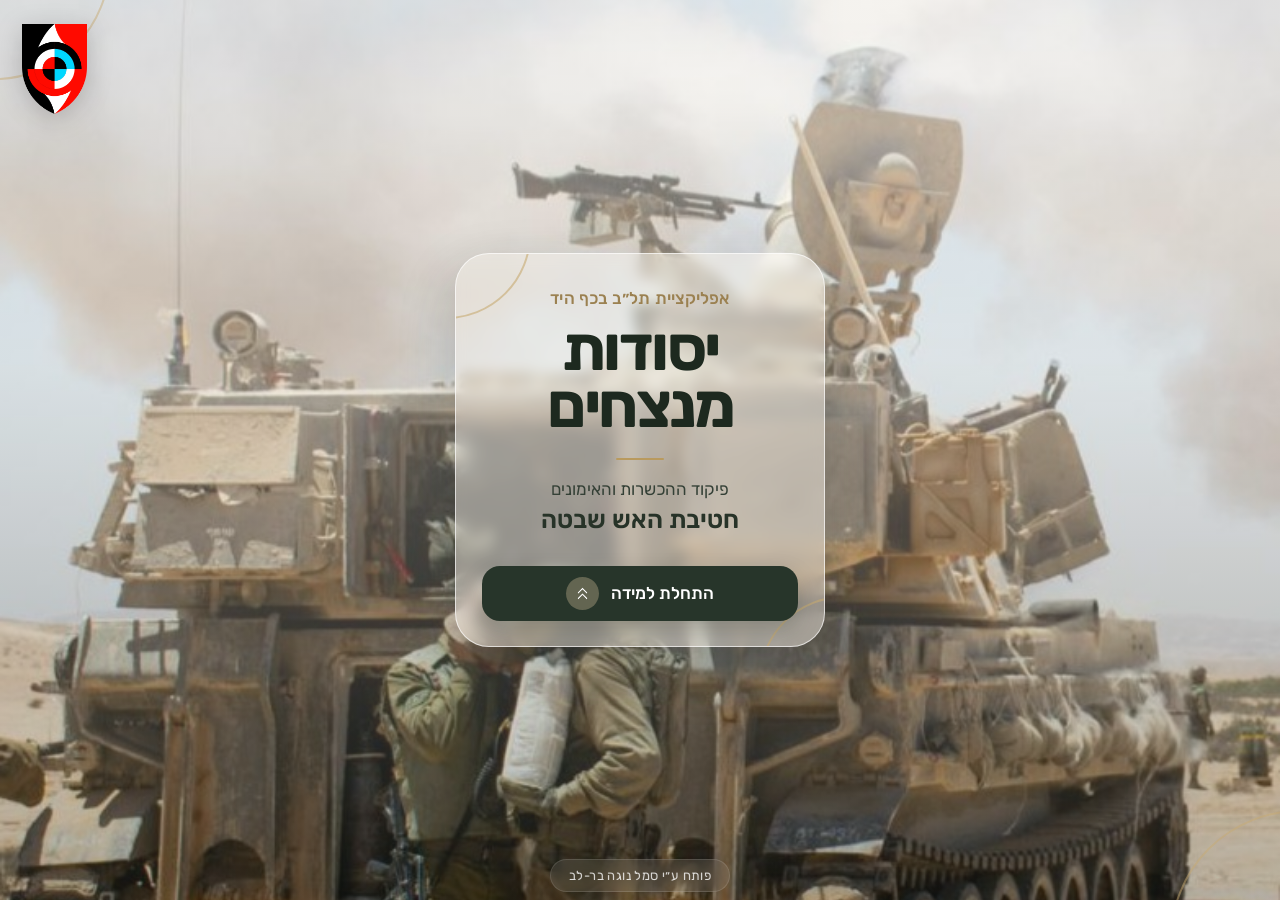
<file: index.html>
<!DOCTYPE html>
<html lang="he" dir="rtl">

<head>
  <link rel="apple-touch-icon" sizes="180x180" href="/yesodot-menatzchim/media/prize.png">
  <link rel="icon" type="image/png" href="/yesodot-menatzchim/media/prize.png">

    <meta charset="UTF-8">

    <meta name="viewport"
          content="width=device-width, initial-scale=1.0">

    <title>יסודות מנצחים</title>

    <link rel="stylesheet" href="style.css">

</head>

<body>

    <div class="phone">

        <div class="screen">

            <!-- ========================= -->
            <!-- HOME / HERO -->
            <!-- ========================= -->

            <section class="hero-section">

                <div class="hero-overlay"></div>


                <!-- TEAM PLA LOGO -->

                <img
                    src="media/logo.png"
                    class="logo"
                    alt="צוות פל״א"
                >


                <!-- DECORATIVE CURVES -->

                <div class="hero-curve hero-curve-top"></div>

                <div class="hero-curve hero-curve-bottom"></div>


                <!-- MAIN CONTENT -->

                <div class="hero-content">

                    <div class="welcome-card">


                        <!-- CARD DECORATION -->

                        <div class="card-curve card-curve-top"></div>

                        <div class="card-curve card-curve-bottom"></div>


                        <!-- SMALL TITLE -->

                        <p class="small-title">
                            אפליקציית תל״ב בכף היד
                        </p>


                        <!-- MAIN TITLE -->

                        <h1 class="main-title">

                            יסודות<br>

                            מנצחים

                        </h1>


                        <!-- DIVIDER -->

                        <div class="title-divider"></div>


                        <!-- COMMAND -->

                        <p class="command-title">
                            פיקוד ההכשרות והאימונים
                        </p>


                        <!-- BRIGADE -->

                        <h2 class="brigade-title">
                            חטיבת האש שבטה
                        </h2>


                        <!-- START BUTTON -->
                         
                        
                        <div
                        class="start-learning"
                        id="continueBtn"
                        onclick="window.location.href='categoriesPage.html'"
                        >

                            <span>
                                התחלת למידה
                            </span>

                            <div class="start-icon">

                                <img
                                    src="media/icons/swipeUpIcon.svg"
                                    alt=""
                                >

                            </div>

                        </div>


                    </div>

                </div>

            </section>

        </div>

    </div>


    <!-- FOOTER -->

    <div class="footer-credit">

        פותח ע״י סמל נוגה בר-לב

    </div>


    <script type="module" src="code.js"></script>

</body>

</html>
</file>
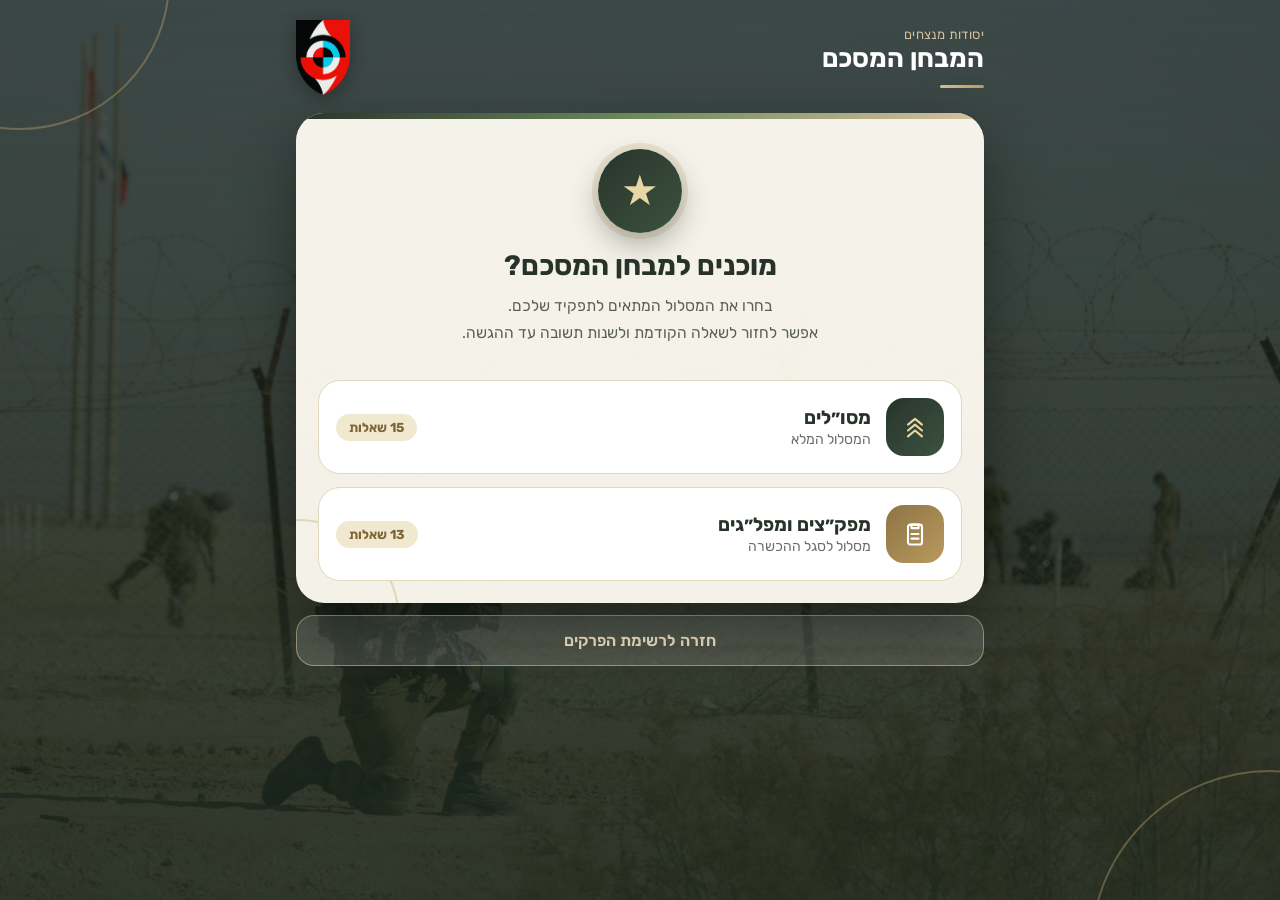
<file: examPage.html>
<!DOCTYPE html>
<html lang="he" dir="rtl">
<head>
<meta charset="UTF-8">
<meta name="viewport" content="width=device-width, initial-scale=1.0">
<title>יסודות מנצחים | מבחן מסכם</title>

<style>
@import url('https://fonts.googleapis.com/css2?family=Rubik:wght@300;400;500;700&display=swap');
*{margin:0;padding:0;box-sizing:border-box}
body{font-family:'Rubik',sans-serif;color:#273328;min-height:100vh;direction:rtl;background:#1a231b url("media/backgroundCategoriesPage.jpg") center/cover fixed no-repeat}
body::before{content:"";position:fixed;inset:0;z-index:-2;background:linear-gradient(180deg,rgba(18,26,19,.74),rgba(28,40,30,.90))}
.curve{position:fixed;border:2px solid rgba(198,170,114,.38);border-radius:50%;pointer-events:none;z-index:-1}
.c1{width:300px;height:300px;top:-170px;left:-130px}
.c2{width:360px;height:360px;bottom:-230px;right:-170px}
.wrap{max-width:720px;margin:0 auto;padding:20px 16px 60px}

.top{display:flex;align-items:center;justify-content:space-between;gap:12px;margin-bottom:18px}
.top .ttl small{display:block;color:#d6c19d;font-size:13px;letter-spacing:.4px}
.top .ttl h1{color:#fff;font-size:26px;font-weight:700;line-height:1.3}
.top .ttl i{display:block;width:44px;height:3px;border-radius:9px;background:linear-gradient(90deg,#d6c19d,#b99a5e);margin-top:9px}
.top img{width:54px;height:auto;opacity:.9;filter:drop-shadow(0 4px 10px rgba(0,0,0,.35))}

.steps{display:flex;gap:5px;margin-bottom:8px}
.steps i{flex:1;height:7px;border-radius:7px;background:rgba(255,255,255,.17);transition:background .3s,transform .3s}
.steps i.done{background:rgba(173, 151, 108, 0.767)}
.steps i.cur{background:#d6c19d;transform:scaleY(1.5)}
.count{font-size:13px;color:#d6c19d;font-weight:500;margin-bottom:12px;display:flex;justify-content:space-between}

.card{position:relative;background:rgba(251,248,239,.97);border-radius:28px;padding:26px 22px 22px;box-shadow:0 24px 60px rgba(0,0,0,.38);overflow:hidden}
.card::before{content:"";position:absolute;top:0;right:0;left:0;height:6px;background:linear-gradient(90deg,#27352a,#6f8a5c,#d6c19d)}
.card::after{content:"";position:absolute;width:200px;height:200px;left:-100px;bottom:-120px;border:2px solid rgba(198,170,114,.4);border-radius:50%;pointer-events:none}
.card.enter{animation:slideIn .38s cubic-bezier(.2,.9,.3,1)}
@keyframes slideIn{from{opacity:0;transform:translateX(-26px)}to{opacity:1;transform:none}}

.qhead{display:flex;align-items:center;gap:12px;margin-bottom:16px}
.qnum{width:54px;height:54px;flex-shrink:0;border-radius:18px;background:linear-gradient(135deg,#27352a,#3d5240);color:#e7d6a6;font-size:24px;font-weight:700;display:flex;align-items:center;justify-content:center;box-shadow:0 8px 18px rgba(39,53,42,.3)}
.qtype{display:inline-flex;align-items:center;gap:7px;font-size:12.5px;font-weight:700;color:#7d6535;background:#f1e8d0;border-radius:999px;padding:6px 14px}
.qtext{font-size:20px;font-weight:600;line-height:1.65;margin-bottom:8px;position:relative;z-index:1}
.hint{font-size:14px;color:#6a6f66;margin-bottom:14px;line-height:1.7;position:relative;z-index:1}

.opts{display:grid;gap:11px;margin-top:14px;position:relative;z-index:1}
.opt,.tfbtn,.chip,.blank,.track,.btn{font:inherit;cursor:pointer}
.opt{display:flex;align-items:center;gap:13px;width:100%;text-align:right;padding:13px 15px;border:1.5px solid #e2d8bd;border-radius:16px;background:#fff;color:#344036;font-size:15.5px;line-height:1.65;transition:transform .15s,border-color .15s,background .15s,box-shadow .15s}
.opt:hover{transform:translateY(-2px);border-color:#b99a5e;box-shadow:0 8px 18px rgba(39,53,42,.1)}
.opt .let{width:34px;height:34px;flex-shrink:0;border-radius:11px;background:#f1e8d0;color:#7d6535;font-weight:700;display:flex;align-items:center;justify-content:center;transition:all .15s}
.opt.multi .let{border-radius:9px}
.opt.sel{border-color:#27352a;background:#f1ecdc;box-shadow:0 8px 20px rgba(39,53,42,.14)}
.opt.sel .let{background:#27352a;color:#e7d6a6}
.opt.sel .let span{display:none}
.opt.sel .let::before{content:"";width:9px;height:9px;border-radius:50%;background:currentColor}
.opt.multi.sel .let::before{width:6px;height:11px;border-radius:0;background:none;border:solid currentColor;border-width:0 2px 2px 0;transform:rotate(45deg) translate(-1px,-1px)}

.txt{width:100%;padding:14px 16px;border:1.5px solid #e2d8bd;border-radius:16px;background:#fff;font:inherit;font-size:16px;color:#273328;margin-top:11px;outline:none;transition:border-color .15s,box-shadow .15s;position:relative;z-index:1}
.txt:focus{border-color:#27352a;box-shadow:0 0 0 4px rgba(111,138,92,.22)}

.tfrow{padding:15px 0;border-top:1px dashed #d9cca6;position:relative;z-index:1}
.tfrow:first-of-type{border-top:none}
.tfrow p{font-size:16px;line-height:1.7;margin-bottom:11px}
.tfbtns{display:flex;gap:10px}
.tfbtn{flex:1;padding:12px;border:1.5px solid #e2d8bd;border-radius:14px;background:#fff;font-size:15.5px;color:#344036;transition:all .15s;font-weight:500}
.tfbtn:hover{transform:translateY(-2px)}
.tfbtn.sel{background:#27352a;border-color:#27352a;color:#fff}
.tfbtn.sel::before{content:"";display:inline-block;width:8px;height:8px;border-radius:50%;background:#e7d6a6;margin-left:8px}

.sentence{font-size:19px;line-height:2.7;margin:10px 0 6px;position:relative;z-index:1}
.blank{display:inline-block;min-width:104px;padding:1px 14px;margin:0 4px;border:2px dashed #b99a5e;border-radius:12px;background:#fbf4de;color:#273328;font-size:17px;font-weight:700;text-align:center;line-height:1.7;transition:all .15s}
.blank.act{border-style:solid;border-color:#27352a;background:#eaf1e3;animation:pulse 1.4s infinite}
.blank.filled{border-style:solid;border-color:#27352a;background:#e4ecdc}
@keyframes pulse{0%,100%{box-shadow:0 0 0 0 rgba(111,138,92,.45)}50%{box-shadow:0 0 0 7px rgba(111,138,92,0)}}
.bank{display:flex;flex-wrap:wrap;gap:10px;margin-top:16px;padding:16px;border-radius:18px;background:#f4ecd6;position:relative;z-index:1}
.chip{padding:9px 18px;border:1.5px solid #b99a5e;border-radius:999px;background:#fffaf0;color:#4a3c28;font-size:15.5px;font-weight:500;box-shadow:0 3px 8px rgba(74,60,40,.1);transition:all .15s}
.chip:hover{transform:translateY(-2px) rotate(-1.5deg)}
.chip.used{opacity:.25;box-shadow:none}

.nav{display:flex;gap:10px;margin-top:18px}
.btn{flex:1;padding:16px;border:none;border-radius:18px;font-size:16.5px;font-weight:700;background:#d6c19d;color:#273328;box-shadow:0 10px 22px rgba(0,0,0,.25);transition:transform .15s}
.btn:hover{transform:translateY(-2px)}
.btn:active{transform:scale(.98)}
.btn.dark{background:linear-gradient(135deg,#d6c19d,#b99a5e);color:#22301f}
.btn.ghost{background:rgba(255,255,255,.14);color:#fff;box-shadow:none;border:1px solid rgba(255,255,255,.3);flex:.45}
.err{color:#a03c32;font-size:14px;font-weight:600;margin-top:12px;min-height:20px;position:relative;z-index:1}
.shake{animation:shake .35s}
@keyframes shake{25%{transform:translateX(7px)}75%{transform:translateX(-7px)}}

/* מסך פתיחה */
.hero{text-align:center;padding:10px 4px 6px;position:relative;z-index:1}
.hero .seal{width:84px;height:84px;margin:0 auto 14px;border-radius:50%;background:linear-gradient(135deg,#27352a,#3d5240);color:#e7d6a6;font-size:42px;display:flex;align-items:center;justify-content:center;box-shadow:0 12px 28px rgba(39,53,42,.35),0 0 0 6px rgba(214,193,157,.35)}
.hero h2{font-size:28px;line-height:1.35;margin-bottom:8px}
.hero p{font-size:15.5px;line-height:1.8;color:#59614f;margin-bottom:6px}
.tracks{display:grid;gap:13px;margin-top:20px;position:relative;z-index:1}
.track{display:flex;align-items:center;gap:15px;width:100%;text-align:right;padding:17px;border:1.5px solid #e2d8bd;border-radius:22px;background:#fff;transition:all .18s}
.track:hover{transform:translateY(-3px);border-color:#b99a5e;box-shadow:0 14px 28px rgba(39,53,42,.16)}
.track .ic{width:58px;height:58px;flex-shrink:0;border-radius:18px;background:linear-gradient(135deg,#27352a,#3d5240);color:#e7d6a6;font-size:28px;display:flex;align-items:center;justify-content:center}
.track.alt .ic{background:linear-gradient(135deg,#8d7445,#b99a5e);color:#fff}
.track b{display:block;font-size:19px;color:#273328}
.track span{font-size:14px;color:#6a6f66}
.track em{margin-right:auto;font-style:normal;font-size:13px;font-weight:700;color:#7d6535;background:#f1e8d0;border-radius:999px;padding:6px 13px;white-space:nowrap}

/* תוצאות */
.score{text-align:center;position:relative;z-index:1}
.ring{--p:0;width:176px;height:176px;border-radius:50%;margin:10px auto 16px;display:flex;align-items:center;justify-content:center;background:conic-gradient(#6f8a5c calc(var(--p)*1%),#e7dec6 0);box-shadow:0 14px 30px rgba(39,53,42,.2)}
.ring div{width:138px;height:138px;border-radius:50%;background:#fbf8ef;display:flex;flex-direction:column;align-items:center;justify-content:center;font-size:42px;font-weight:700;color:#27352a;line-height:1}
.ring div small{font-size:12px;color:#8d7445;font-weight:500;margin-top:5px}
.score h2{font-size:24px;margin-bottom:6px}
.score p{color:#59614f;font-size:15.5px;line-height:1.7}
.rev{margin-top:14px;padding:16px 18px;border-radius:20px;background:rgba(251,248,239,.97);border-right:6px solid #a8554a;line-height:1.8;font-size:14.5px;box-shadow:0 10px 24px rgba(0,0,0,.25)}
.rev h4{font-size:16px;margin-bottom:8px;display:flex;gap:10px;align-items:flex-start}
.rev h4 b{flex-shrink:0;width:28px;height:28px;border-radius:9px;background:#a8554a;color:#fff;font-size:13px;display:flex;align-items:center;justify-content:center}
.rev .row{padding:8px 12px;border-radius:12px;margin-top:6px}
.rev .u{background:#f6e4e0}
.rev .g{background:#e4efdc}
.rev .lbl{display:block;font-weight:700;font-size:12.5px;margin-bottom:2px}
.rev .u .lbl{color:#8a3b33}
.rev .g .lbl{color:#2f5a38}
.back{display:block;width:100%;text-align:center;margin-top:12px;padding:15px;border-radius:18px;background:rgba(255,255,255,.14);border:1px solid rgba(214,193,157,.6);color:#f3e6c4;font-size:16px;font-weight:600;text-decoration:none;transition:background .15s,transform .15s}.back:hover{background:rgba(255,255,255,.24);transform:translateY(-2px)}.back:active{transform:scale(.98)}
.confetti{position:fixed;inset:0;pointer-events:none;overflow:hidden;z-index:50}
.confetti i{position:absolute;top:-16px;width:9px;height:15px;border-radius:2px;animation:fall linear forwards}
@keyframes fall{to{transform:translateY(110vh) rotate(540deg);opacity:.8}}
@media (prefers-reduced-motion:reduce){*{animation:none!important;transition:none!important}}
@media (max-width:480px){.qtext{font-size:18px}.top .ttl h1{font-size:22px}.track em{display:none}}
.ico{width:1.15em;height:1.15em;flex-shrink:0}
.qtype .ico{width:16px;height:16px}
.hero .seal .ico{width:40px;height:40px}
.track .ic .ico{width:28px;height:28px}


.bank .chip{max-width:100%;white-space:normal;text-align:center;line-height:1.5}
.txt + .bank{margin-top:18px}
/* מחסן תשובות בשתי עמודות (שאלה 1) */
.bank.grid2{
  display:grid;
  grid-template-columns:repeat(2,minmax(0,1fr));
  gap:9px;
  padding:13px;
}
.bank.grid2 .chip{
  width:100%;
  padding:11px 8px;
  border-radius:14px;
  font-size:14.5px;
  line-height:1.4;
  display:flex;
  align-items:center;
  justify-content:center;
  min-height:52px;
}
.bank.grid2 .chip:hover{transform:translateY(-2px)}
</style>
</head>
<body>
<div class="curve c1"></div><div class="curve c2"></div>
<div class="wrap">
  <div class="top"><div class="ttl"><small>יסודות מנצחים</small><h1>המבחן המסכם</h1><i></i></div><img src="media/logo.png" alt="" onerror="this.style.display='none'"></div>
  <div id="root"></div>
</div>

<script>
/* ===== עזרים ===== */
const esc = s => String(s).replace(/[&<>"]/g, c => ({'&':'&amp;','<':'&lt;','>':'&gt;','"':'&quot;'}[c]));
const norm = s => String(s || '').replace(/[״"'׳`.,:;!?()\-–־]/g, ' ').replace(/\s+/g, ' ').trim();
const shuffle = a => { a = a.slice(); for (let i = a.length - 1; i > 0; i--) { const j = Math.floor(Math.random() * (i + 1)); [a[i], a[j]] = [a[j], a[i]]; } return a; };
const seeded = (arr, seed) => {
  arr = arr.slice();
  let s = seed * 9301 + 49297;
  const rnd = () => (s = (s * 9301 + 49297) % 233280) / 233280;
  for (let i = arr.length - 1; i > 0; i--) {
    const j = Math.floor(rnd() * (i + 1));
    [arr[i], arr[j]] = [arr[j], arr[i]];
  }
  return arr;
};
/* ===== בנק השאלות ===== */
/* open: slots = סעיפים נדרשים; כל סעיף = רשימת חלופות; כל חלופה = מילים שחייבות להופיע */
const QUESTIONS = [
 { n:1, type:'open', text:'מהם הראשי תיבות של התל״ב?', fields:1, grid:true,
   slots:[{alts:[['תקן','איכות','הדרכה']]}], answer:'תקן לאיכות בהדרכה', bank:['תקן לאיכות בהדרכה','תקן לאיכות הכשרה','תו לאיכות בהדרכה','תקן לניהול הדרכה'], },

 { n:2, type:'multi', pick:5, text:'מהם סוגי הסיכומים העיתיים שחייבים לקרות במהלך ההכשרה?',
   good:['סיכום יומי','סיכום שבועי','סיכום לשבועות עצימים','סיכום אמצע מחזור','סטטוס הסמכות'],
   bad:['סיכום חודשי','סיכום רבעוני','סיכום חציוני'] },

 { n:3, type:'open', text:'באילו תחומים הסיכומים העיתיים צריכים לגעת?', fields:4,
   hint:'כתבו תחום אחד בכל שורה.',
   slots:[{alts:[['סביבה']]},{alts:[['חניכ']]},{alts:[['סגל']]},{alts:[['הכשרה'],['תוכנית']]}],
   answer:'סביבה, חניכים, סגל והכשרה', bank:['סביבה','חניכים','סגל','תוכנית ההכשרה','תקציב','לוגיסטיקה','ציוד'], },

 { n:4, type:'mcq', text:'הערכת החניכים מתבצעת על ידי מבחנים עיוניים, מעשיים ותרגולים. מה תהיה החלוקה הנכונה?',
   good:'70%:30% מבחנים מעשיים יותר',
   bad:['50%:50%','70%:30% מבחנים עיוניים יותר','60%:40% מבחנים עיוניים יותר'] },

 { n:5, type:'tf', text:'סמנו לכל אחד מהמשפטים האם הוא נכון או לא נכון:',
   items:[
    {t:'החייל חייב לדעת את ציון הסף שלו.', v:true},
    {t:'ציון של מבחן עיוני או מעשי ינתן עד שבוע מיום הבחינה.', v:true},
    {t:'חייל הניגש למועד ג׳ חייב לקבל אישור מ״פ.', v:true}] },

 { n:6, type:'fill', text:'השלימו את המשפט בעזרת מחסן המילים:',
   parts:['חניך מתקשה הוא מי שאינו עומד ב',0,' להכשרה בהיבט ',1,' או ',2,'.'],
   words:['תנאי הסף','לימודי','נורמטיבי'], extra:['משמעתי','פיזי','רפואי'] },

 { n:7, type:'open', text:'מה תכלול תוכנית אישית לחניך מתקשה?', fields:2,
   hint:'כתבו שני פריטים, אחד בכל שורה.',
   slots:[{alts:[['קושי'],['תחומ']]},{alts:[['יעד']]}],
   answer:'פירוט התחומים בהם יתבטא הקושי של החניך והגדרת יעדים אישיים בהתאם לקשיים שלו' , bank:['פירוט התחומים בהם יתבטא הקושי','הגדרת יעדים אישיים','ציוני הסף של החניך','חוות דעת מפקד','רשימת ציוד לחניך'],},

 { n:8, type:'mcq', text:'התוכנית האישית לחניך המתקשה תוצג לחייל בשיחת מפקד ישיר. כל כמה זמן תהיה שיחת המשך?',
   good:'כל שבועיים', bad:['כל שבוע','כל שלושה שבועות','כל חודש'] },

 { n:9, type:'fill', text:'מתי ועדת הערכה תתקיים? השלימו את המשפט:',
   parts:['ועדת הערכה תתקיים כשקיים ',0,' לגבי התאמתו של החניך ',1,' ולאחר שבוצעו כל ',2,' לעזור לו ',3,'.'],
   words:['חשש','לתפקיד','הניסיונות','להשתפר'], extra:['ודאות','למסגרת','ההמלצות'] },

 { n:10, type:'tf', text:'סמנו לכל אחד מהמשפטים האם הוא נכון או לא נכון:',
   items:[
    {t:'עיתוי להעלאת חניך לוועדת הערכה יהיה לפני שעברו 80% מהתכנים המחייבים.', v:true},
    {t:'החניך יקבל התראה של 3 ימים לפני הוועדה.', v:true},
    {t:'השיחה תהיה מתועדת וחתומה בתיק האישי של החניך.', v:true},
    {t:'השיחה עם המפקד תכלול הסבר מפורט של הסיבות לוועדת הערכה.', v:true}] },

 { n:11, type:'open', text:'מהן העילות להעלאת חניך לוועדת הערכה?', fields:3,
   hint:'כתבו עילה אחת בכל שורה.',
   slots:[{alts:[['הפסד'],['ימי','הכשרה']]},{alts:[['אירוע'],['ערכי'],['נורמטיבי'],['משמעת']]},{alts:[['ציונ','סף'],['עמיד'],['סף']]}],
   answer:'הפסד ימי הכשרה ע״פ תיק יסוד · אירוע ערכי / נורמטיבי / משמעתי · אי עמידה בציוני הסף' , bank:['הפסד ימי הכשרה','אירוע ערכי / נורמטיבי / משמעתי','אי עמידה בציוני הסף','בקשה אישית של החניך','המלצת רופא','גיל החניך'],},

 { n:12, type:'multi', pick:5, text:'מהם הקריטריונים לחניך מצטיין?',
   good:['ציון סופי מעל 80','חוות דעת מפקד בולטת לחיוב','ללא אירועי משמעת חמורים','סוציומטרי עמיתים גבוה','תכונות אופי המעידות על חתירה למצוינות, יוזמה, התמדה ורעות'],
   bad:['ציון סופי מעל 60','המלצת מ״פ בלבד, ללא חוות דעת נוספות','השתתפות בכל טקסי היחידה'] },

 { n:13, type:'multi', pick:5, text:'מהם הקריטריונים לחניך למופת?',
   good:['חוות דעת מפקד בולטת לחיוב','ללא אירועי משמעת חמורים','סוציומטרי עמיתים גבוה','תכונות אופי המעידות על השקעה ויוזמה','תכונות אופי המעידות על התמדה, למידה, השתפרות ורעות'],
   bad:['ציון סופי מעל 80','מקום בעשירון העליון בציון היחסי','עמידה בכל המבחנים במועד א׳'] },

 /* ----- שאלות למסו״לים בלבד ----- */
 { n:14, type:'mcq', text:'מה כוללת העברת מקל?',
   good:'פרטים אישיים, מידע מקצועי, מידע אודות נורמות וערכים, ונתונים נוספים כגון סוגיות ת״ש, רפואה, בה״ר ע״פ שיקול דעת של מג״ד או רע״ן',
   bad:['פרטים אישיים ומידע מקצועי בלבד','ציוני מבחנים ותוצאות כש״ג בלבד','מידע אישי ותוכנית חניכה להמשך שירותו של החייל'] },

 { n:15, type:'tf', text:'איך מתבצעת העברת מקל? סמנו לכל משפט האם הוא נכון או לא נכון:',
   items:[
    {t:'בהכשרות שמשכן פחות מ־4 חודשים, העברת המקל תתבצע על ידי שליחת דו״ח ליחידה הקולטת, בליווי שיח מ״פים על חיילים חריגים.', v:true},
    {t:'בהכשרות שמשכן 16 שבועות ומעלה, העברת המקל תתבצע על ידי שיחה פיזית או טלפונית בדרג של מ״פ מול מ״פ.', v:true},
    {t:'באחריות המ״פ או מקבילו לוודא שנתוני העברת המקל הגיעו למ״פ הקולט.', v:true}] }
];

const TRACKS = {
  masol: { title:'מסו״לים', max:15 },
  mafkatz: { title:'מפק״צים ומפל״גים', max:13 }
};

/* ===== מצב ===== */
let list = [], idx = 0, ans = [], track = null, finished = false;
const root = document.getElementById('root');

function start(key){
  track = key;
  list = QUESTIONS.filter(q => q.n <= TRACKS[key].max).map(q => {
    const c = JSON.parse(JSON.stringify(q));
    if (c.type === 'mcq') c.opts = shuffle([c.good, ...c.bad]);
    if (c.type === 'multi') c.opts = shuffle([...c.good, ...c.bad]);
if (c.type === 'fill') c.bank = shuffle([...c.words, ...c.extra]);
if (c.type === 'open' && c.bank) c.chips = c.bank;
return c;
  });
  ans = list.map(q => {
    if (q.type === 'open') return Array(q.fields).fill('');
    if (q.type === 'multi') return [];
    if (q.type === 'mcq') return null;
    if (q.type === 'tf') return Array(q.items.length).fill(null);
    if (q.type === 'fill') return Array(q.words.length).fill(null);
  });
  idx = 0; finished = false; activeBlank = 0;
  render();
}

let activeBlank = 0;

/* ===== הצגה ===== */
const svg = p => `<svg class="ico" viewBox="0 0 24 24" fill="none" stroke="currentColor" stroke-width="1.8" stroke-linecap="round" stroke-linejoin="round" aria-hidden="true">${p}</svg>`;
const IC = {
  masol: svg('<path d="M6 10l6-5 6 5"/><path d="M6 15l6-5 6 5"/><path d="M6 20l6-5 6 5"/>'),
  mafkatz: svg('<rect x="6" y="4" width="12" height="17" rx="2"/><path d="M9 4h6v3H9z"/><path d="M9 12h6M9 16h6"/>')
};
const TYPE_LABEL = { open:'שאלה פתוחה', multi:'בחירה מרובה', mcq:'שאלה אמריקאית', tf:'נכון / לא נכון', fill:'השלמה' };
const LET = ['א','ב','ג','ד','ה','ו','ז','ח'];
let animate = true;

function render(){
  if (!track) return renderStart();
  if (finished) return renderResult();
  const q = list[idx], a = ans[idx];
  let body = '';
if (q.type === 'open'){
  body = `<div class="hint">${q.hint ? esc(q.hint)+' · ' : ''}אפשר לכתוב בחופשיות או לבחור תשובות ממאגר התשובות.</div>` +
    a.map((v,i)=>`<input class="txt" data-i="${i}" placeholder="${q.fields>1 ? 'תשובה '+(i+1) : 'התשובה שלך'}" value="${esc(v)}">`).join('') +
(q.chips ? `<div class="bank ${q.grid ? 'grid2' : ''}">${q.chips.map(w=>`<button class="chip ${a.includes(w)?'used':''}" data-act="obank" data-w="${esc(w)}">${esc(w)}</button>`).join('')}</div>` : '');  } else if (q.type === 'multi'){
    body = `<div class="hint">בחרו בדיוק ${q.pick} תשובות · נבחרו <b>${a.length}</b> מתוך ${q.pick}</div><div class="opts">` +
      q.opts.map((o,i)=>`<button class="opt multi ${a.includes(i)?'sel':''}" data-act="multi" data-i="${i}"><span class="let"><span>${LET[i]}</span></span><span>${esc(o)}</span></button>`).join('') + '</div>';
  } else if (q.type === 'mcq'){
    body = '<div class="opts">' + q.opts.map((o,i)=>`<button class="opt ${a===i?'sel':''}" data-act="mcq" data-i="${i}"><span class="let"><span>${LET[i]}</span></span><span>${esc(o)}</span></button>`).join('') + '</div>';
  } else if (q.type === 'tf'){
    body = q.items.map((it,i)=>`<div class="tfrow"><p>${esc(it.t)}</p><div class="tfbtns">
      <button class="tfbtn y ${a[i]===true?'sel':''}" data-act="tf" data-i="${i}" data-v="1">נכון</button>
      <button class="tfbtn n ${a[i]===false?'sel':''}" data-act="tf" data-i="${i}" data-v="0">לא נכון</button></div></div>`).join('');
  } else if (q.type === 'fill'){
    const sent = q.parts.map(p => typeof p === 'number'
      ? `<button class="blank ${a[p]?'filled':''} ${activeBlank===p&&!a[p]?'act':''}" data-act="blank" data-i="${p}">${a[p] ? esc(a[p]) : '＿＿＿'}</button>`
      : esc(p)).join('');
    body = `<div class="sentence">${sent}</div><div class="hint">לחצו על מילה כדי למלא את החסר. לחיצה על מילה שמולאה מחזירה אותה למחסן.</div>
      <div class="bank">${q.bank.map(w=>`<button class="chip ${a.includes(w)?'used':''}" data-act="bank" data-w="${esc(w)}">${esc(w)}</button>`).join('')}</div>`;
  }
  const steps = list.map((x,i)=>`<i class="${i===idx?'cur':complete(x,ans[i])?'done':''}"></i>`).join('');
  root.innerHTML = `
   <div class="steps">${steps}</div>
   <div class="count"><span>שאלה ${idx+1} מתוך ${list.length}</span><span>${TRACKS[track].title}</span></div>
   <div class="card ${animate?'enter':''}"><div class="qhead"><div class="qnum">${q.n}</div><span class="qtype">${TYPE_LABEL[q.type]}</span></div>
   <div class="qtext">${esc(q.text)}</div>${body}
   <div class="err" id="err"></div></div>
   <div class="nav">${idx>0?'<button class="btn ghost" data-act="prev">הקודמת</button>':''}
   <button class="btn dark" data-act="next">${idx===list.length-1?'סיום והגשה':'לשאלה הבאה'}</button></div>`;
  animate = false;
}

function renderStart(){
  root.innerHTML = `<div class="card enter"><div class="hero"><div class="seal">★</div>
   <h2>מוכנים למבחן המסכם?</h2>
   <p>בחרו את המסלול המתאים לתפקיד שלכם.<br>אפשר לחזור לשאלה הקודמת ולשנות תשובה עד ההגשה.</p></div>
   <div class="tracks">
   <button class="track" data-act="track" data-k="masol"><div class="ic">${IC.masol}</div><div><b>מסו״לים</b><span>המסלול המלא</span></div><em>15 שאלות</em></button>
   <button class="track alt" data-act="track" data-k="mafkatz"><div class="ic">${IC.mafkatz}</div><div><b>מפק״צים ומפל״גים</b><span>מסלול לסגל ההכשרה</span></div><em>13 שאלות</em></button></div></div>
   <a class="back" href="categoriesPage.html">חזרה לרשימת הפרקים</a>`;
}

/* ===== בדיקה ===== */
function slotMatched(slot, texts){
  return texts.some(t => { const n = norm(t); return slot.alts.some(words => words.every(w => n.includes(w))); });
}
function grade(q, a){
  if (q.type === 'open'){
    const used = new Set(); let ok = true;
    q.slots.forEach(slot => {
      let found = -1;
      a.forEach((t,i)=>{ if (found<0 && !used.has(i) && slotMatched(slot,[t])) found = i; });
      if (found<0) ok = false; else used.add(found);
    });
    return ok;
  }
  if (q.type === 'multi'){
    return a.length === q.pick && a.every(i => q.good.includes(q.opts[i]));
  }
  if (q.type === 'mcq') return a !== null && q.opts[a] === q.good;
  if (q.type === 'tf') return a.every((v,i)=> v === q.items[i].v);
  if (q.type === 'fill'){
    const order = q.parts.filter(p => typeof p === 'number');
    return order.every(p => a[p] === q.words[p]);
  }
}
function complete(q, a){
  if (q.type === 'open') return a.every(t => t.trim());
  if (q.type === 'multi') return a.length === q.pick;
  if (q.type === 'mcq') return a !== null;
  if (q.type === 'tf') return a.every(v => v !== null);
  if (q.type === 'fill') return a.every(v => v);
}
function correctText(q){
  if (q.type === 'open') return q.answer;
  if (q.type === 'multi') return q.good.join(' · ');
  if (q.type === 'mcq') return q.good;
  if (q.type === 'tf') return q.items.map(i=>`${i.t} ← ${i.v?'נכון':'לא נכון'}`).join('<br>');
  if (q.type === 'fill') return q.parts.map(p => typeof p === 'number' ? `<b>${esc(q.words[p])}</b>` : esc(p)).join('');
}
function userText(q, a){
  if (q.type === 'open') return a.filter(t=>t.trim()).map(esc).join(' · ') || '—';
  if (q.type === 'multi') return a.map(i=>esc(q.opts[i])).join(' · ') || '—';
  if (q.type === 'mcq') return a===null ? '—' : esc(q.opts[a]);
  if (q.type === 'tf') return a.map((v,i)=>`${esc(q.items[i].t)} ← ${v===null?'—':v?'נכון':'לא נכון'}`).join('<br>');
  if (q.type === 'fill') return q.parts.map(p => typeof p === 'number' ? `<b>${esc(a[p]||'＿＿')}</b>` : esc(p)).join('');
}

function renderResult(){
  const results = list.map((q,i)=>grade(q, ans[i]));
  const score = results.filter(Boolean).length;
  const pct = Math.round(score/list.length*100);

  /* שמירת הניסיון האחרון והציון הגבוה ביותר */
  try {
    const u = JSON.parse(localStorage.getItem('user')) || {};
    const attempt = { track, score, total:list.length, percent:pct, date:new Date().toISOString() };
    const old = u.finalExam;
    // תאימות לפורמט הישן (שבו הציון נשמר ישירות על finalExam)
    const prevBest = old ? (old.best || (typeof old.percent === 'number' ? old : null)) : null;
    u.finalExam = {
      last: attempt,
      best: (!prevBest || pct > prevBest.percent) ? attempt : prevBest,
      attempts: ((old && old.attempts) || (old ? 1 : 0)) + 1
    };
    localStorage.setItem('user', JSON.stringify(u));
  } catch(e){}

  const wrong = list.map((q,i)=>({q,i})).filter(o=>!results[o.i]);
  const msg = pct>=90 ? ['מצוין! שליטה מלאה בתקן','כל הכבוד על ההשקעה והלמידה.']
            : pct>=70 ? ['כל הכבוד!','כמעט שם. שווה לעבור על השאלות שלמטה.']
            : ['יש לאן להתקדם','כדאי לחזור על הפרקים הרלוונטיים ולנסות שוב.'];
  root.innerHTML = `<div class="card enter"><div class="score">
    <span class="qtype">${TRACKS[track].title}</span>
    <div class="ring" id="ring"><div><span id="pctn">0%</span><small>${score} מתוך ${list.length}</small></div></div>
    <h2>${msg[0]}</h2><p>${msg[1]}</p></div></div>
    ${wrong.map(({q,i})=>`<div class="rev"><h4><b>${q.n}</b><span>${esc(q.text)}</span></h4>
      <div class="row u"><span class="lbl">התשובה שלך</span>${userText(q,ans[i])}</div>
      <div class="row g"><span class="lbl">התשובה הנכונה</span>${correctText(q)}</div></div>`).join('')}
    <div class="nav"><button class="btn dark" data-act="again">מבחן חדש</button></div>
    <a class="back" href="categoriesPage.html">חזרה לרשימת הפרקים</a>`;
  window.scrollTo(0,0);
  const ring = document.getElementById('ring'), num = document.getElementById('pctn');
  const t0 = performance.now(), dur = 1200;
  (function tick(t){
    const k = Math.min(1,(t-t0)/dur), e = 1-Math.pow(1-k,3), v = Math.round(pct*e);
    ring.style.setProperty('--p', v); num.textContent = v+'%';
    if (k<1) requestAnimationFrame(tick);
  })(t0);
  if (pct>=80) confetti();
}

function confetti(){
  const box = document.createElement('div'); box.className='confetti';
  const cols = ['#d6c19d','#b99a5e','#6f8a5c','#27352a','#8fae78','#e7d6a6'];
  for (let i=0;i<46;i++){
    const c = document.createElement('i');
    c.style.right = Math.random()*100+'%';
    c.style.background = cols[i%cols.length];
    c.style.animationDuration = (2.2+Math.random()*2)+'s';
    c.style.animationDelay = (Math.random()*.8)+'s';
    box.appendChild(c);
  }
  document.body.appendChild(box);
  setTimeout(()=>box.remove(),5500);
}

/* ===== אירועים ===== */
root.addEventListener('input', e => {
  if (e.target.classList.contains('txt')) ans[idx][+e.target.dataset.i] = e.target.value;
});
root.addEventListener('click', e => {
  const el = e.target.closest('[data-act]'); if (!el) return;
  const act = el.dataset.act, q = list[idx];
  if (act === 'track'){ animate = true; return start(el.dataset.k); }
  if (act === 'again'){ track = null; animate = true; return render(); }
  if (act === 'prev'){ idx--; activeBlank = 0; animate = true; return render(); }
      if (act === 'obank'){
      const a = ans[idx], w = el.dataset.w, p = a.indexOf(w);
      if (p >= 0) a[p] = '';
      else { const e = a.findIndex(v => !v.trim()); if (e >= 0) a[e] = w; }
      return render();
    }
  if (act === 'next'){
    if (!complete(q, ans[idx])){
      document.getElementById('err').textContent =
        q.type==='multi' ? `יש לבחור בדיוק ${q.pick} תשובות.` :
        q.type==='open' ? 'יש למלא את כל השורות.' : 'יש לענות לפני שממשיכים.';
      const cd = document.querySelector('.card'); cd.classList.remove('shake'); void cd.offsetWidth; cd.classList.add('shake');
      return;
    }
    if (idx === list.length-1) finished = true; else { idx++; activeBlank = 0; }
    animate = true;
    return render();

  }
  if (act === 'mcq'){ ans[idx] = +el.dataset.i; return render(); }
  if (act === 'multi'){
    const i = +el.dataset.i, a = ans[idx], p = a.indexOf(i);
    if (p >= 0) a.splice(p,1); else if (a.length < q.pick) a.push(i);
    return render();
  }
  if (act === 'tf'){ ans[idx][+el.dataset.i] = el.dataset.v === '1'; return render(); }
  if (act === 'blank'){
    const i = +el.dataset.i;
    if (ans[idx][i]) ans[idx][i] = null;
    activeBlank = i; return render();
  }
  if (act === 'bank'){
    const a = ans[idx];
    let target = a[activeBlank] ? a.findIndex(v=>!v) : activeBlank;
    if (target < 0) return;
    a[target] = el.dataset.w;
    const nxt = a.findIndex(v=>!v); activeBlank = nxt < 0 ? 0 : nxt;
    return render();
  }
});

render();
</script>
</body>
</html>
</file>
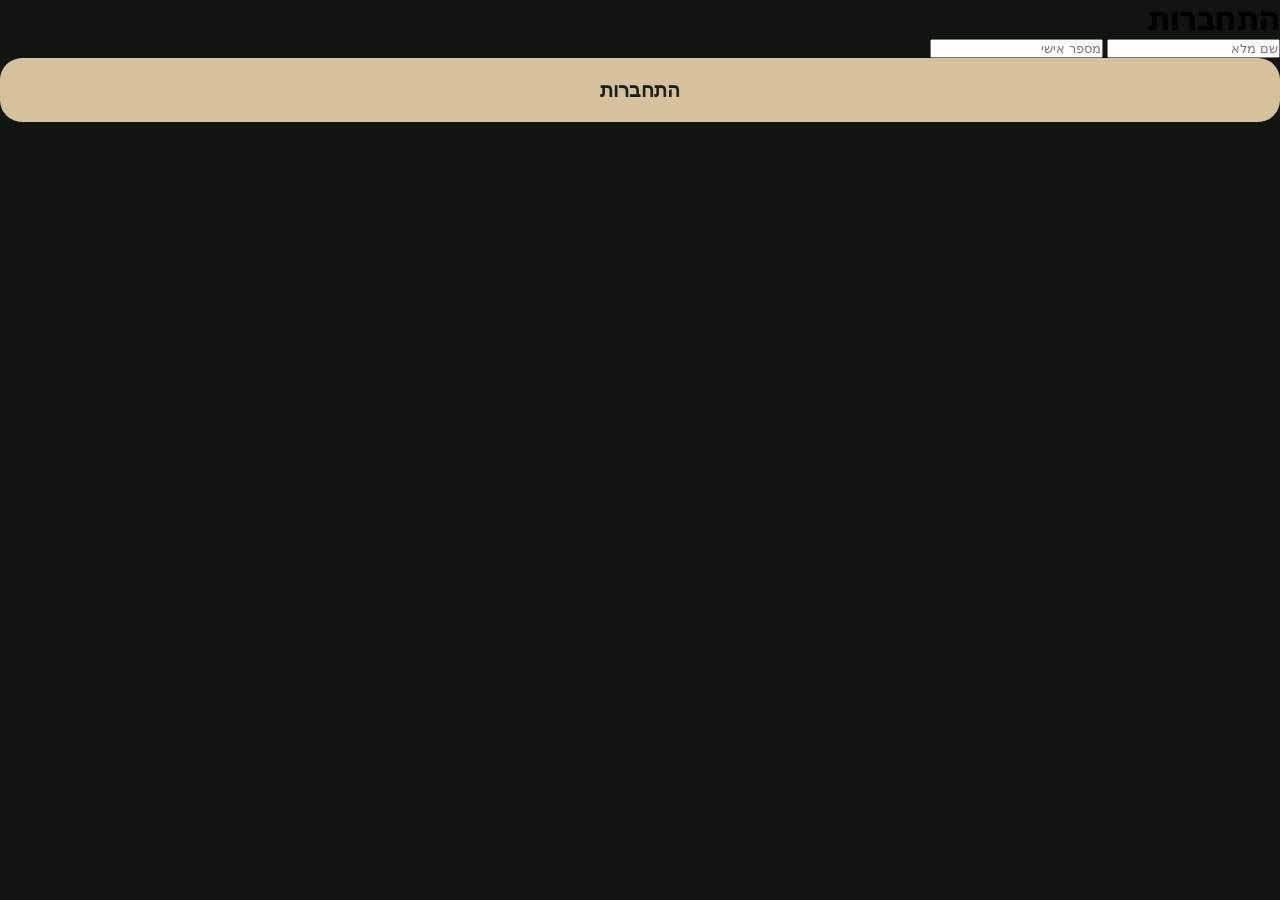
<file: loginPage.html>
<!DOCTYPE html>

<html lang="he" dir="rtl">

<head>

<meta charset="UTF-8">

<meta name="viewport"
content="width=device-width, initial-scale=1.0">

<title>התחברות</title>

<link rel="stylesheet"
href="style.css">

</head>

<body>

<div class="phone">

<div class="screen auth-screen">

    <div class="auth-card">

        <h1>
            התחברות
        </h1>

        <input
        type="text"
        id="loginName"
        placeholder="שם מלא">

        <input
        type="password"
        id="loginNumber"
        placeholder="מספר אישי">

        <button onclick="loginUser()">

            התחברות

        </button>

    </div>

</div>

</div>

<script src="code.js"></script>

</body>

</html>
</file>
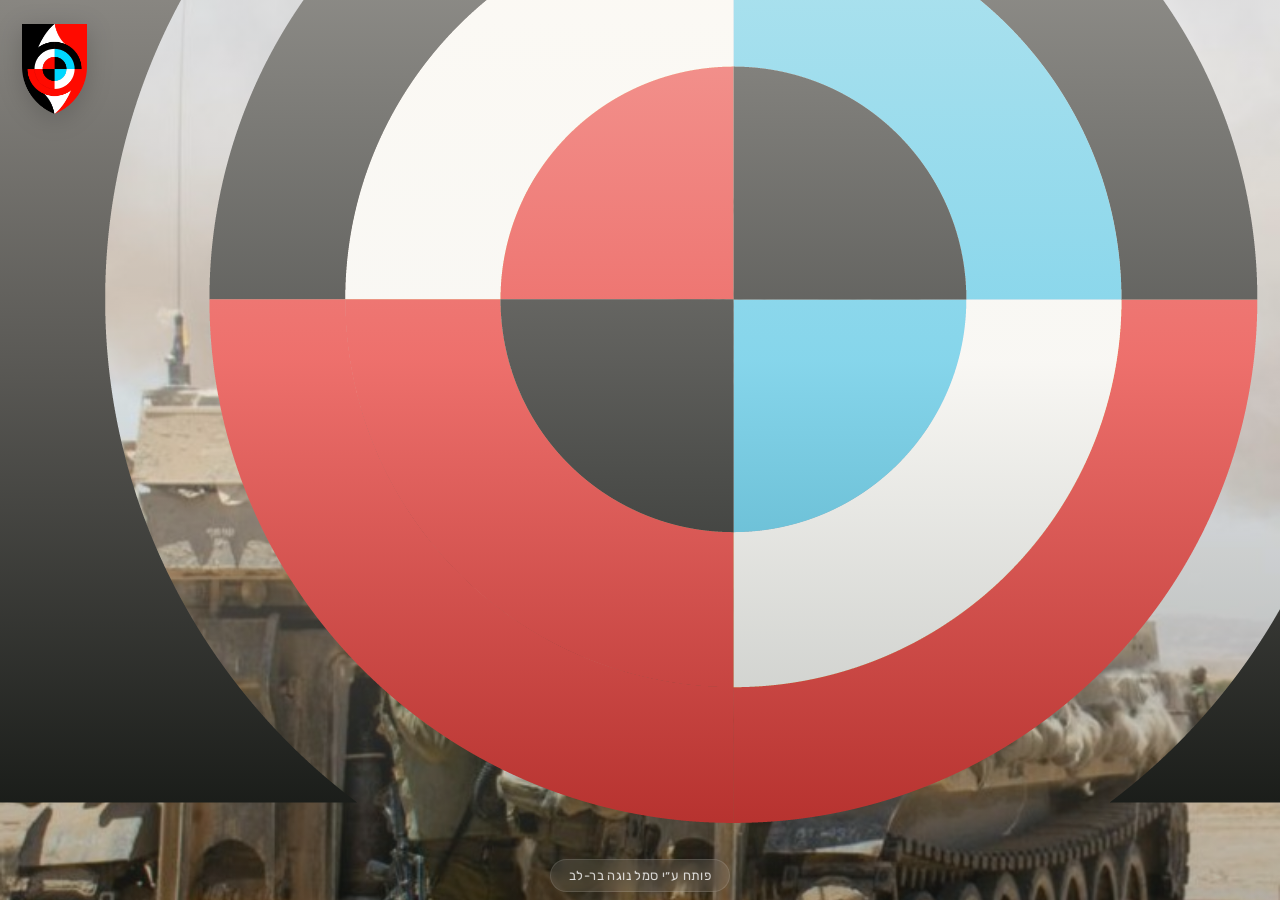
<file: openPage.html>
<!DOCTYPE html>
<html lang="he" dir="rtl">

<head>

    <meta charset="UTF-8">

    <meta name="viewport"
    content="width=device-width, initial-scale=1.0">

    <title>יסודות מנצחים</title>

    <link rel="stylesheet" href="style.css">

</head>

<body>

    <div class="phone">

        <div class="screen scroll-screen">

            <!-- HERO -->
            <section class="hero-section">

                <!-- overlay -->
                <div class="hero-overlay"></div>

                <!-- top -->
                <img src="media/logo.png" class="logo">


                    <img id="gappaLogo" src="media/icons/gappaLogo.png">

                <!-- content -->
                <div class="hero-content">

                    <p class="small-title">
                        אפליקציית תל״ב בכף היד
                    </p>

                    <h1 class="main-title">
                        יסודות<br>
                        מנצחים
                    </h1>

                    <div class="scroll-indicator">

                        <p>גללו מטה</p>

                        <img src="media/icons/swipeUpIcon.svg">

                    </div>

                </div>

            </section>

            <!-- CONTENT -->
            <div class="scroll-content">

                <section class="progress-section">

                    <div class="progress-card">

                        <p class="hello-text"
                        id="helloText">
                        </p>

                        <h2>
                            קצב ההתקדמות שלך בחומר
                        </h2>

                        <!-- progress -->
                        <div class="progress-ring" id="progressRing">

                            <div class="progress-inner">

                                <span id="totalProgress">
                                    0%
                                </span>

                            </div>

                        </div>

                        <p
                        class="progress-description"
                        id="progressDescription">
                        </p>

                        <button id="continueBtn">
                            המשך למידה
                        </button>

                    </div>

                </section>

            </div>

        </div>

    </div>
    <div class="footer-credit">
        פותח ע״י סמל נוגה בר-לב
    </div>

    <script type="module" src="code.js"></script>
    

</body>

</html>
</file>
<file: style.css>
@import url('https://fonts.googleapis.com/css2?family=Rubik:wght@300;400;500;700&display=swap');


/* ========================= */
/* RESET */
/* ========================= */

*{
    margin:0;
    padding:0;
    box-sizing:border-box;
}


body{

    font-family:'Rubik', sans-serif;

    background:#101510;

    display:flex;

    justify-content:center;

    align-items:center;

    min-height:100vh;

    overflow:hidden;

    direction:rtl;
}


/* ========================= */
/* PHONE */
/* ========================= */

.phone{

    width:100%;

    max-width:430px;

    height:100vh;

    overflow:hidden;

    position:relative;

    background:#101510;

    box-shadow:
        0 0 40px rgba(0,0,0,0.35);
}


/* ========================= */
/* SCREEN */
/* ========================= */

.screen{

    width:100%;

    height:100%;

    overflow:hidden;
}


/* ========================= */
/* HERO */
/* ========================= */

.hero-section{

    position:relative;

    width:100%;

    height:100vh;

    min-height:100vh;


    background-image:
        url("media/openPagePic.jpg");


    background-size:cover;

    background-position:center;


    display:flex;

    justify-content:center;

    align-items:center;


    padding:24px;


    overflow:hidden;

    z-index:1;
}


/* ========================= */
/* LIGHT OVERLAY */
/* ========================= */

.hero-overlay{

    position:absolute;

    inset:0;


    background:

        linear-gradient(
            180deg,

            rgba(248,244,235,0.55) 0%,

            rgba(238,235,225,0.38) 40%,

            rgba(40,50,40,0.32) 100%
        );


    z-index:1;
}


/* ========================= */
/* TEAM PLA LOGO */
/* ========================= */

.logo{

    position:absolute;


    top:24px;

    left:22px;


    width:65px;

    height:auto;


    z-index:5;


    filter:

        drop-shadow(
            0 5px 12px
            rgba(0,0,0,0.18)
        );
}


/* ========================= */
/* HERO CURVES */
/* ========================= */

.hero-curve{

    position:absolute;

    border:2px solid rgba(198,170,114,0.48);

    border-radius:50%;

    pointer-events:none;

    z-index:2;
}


/* TOP CURVE */

.hero-curve-top{

    width:230px;

    height:230px;

    top:-150px;

    left:-120px;
}


/* BOTTOM CURVE */

.hero-curve-bottom{

    width:260px;

    height:260px;

    bottom:-170px;

    right:-150px;
}


/* ========================= */
/* HERO CONTENT */
/* ========================= */

.hero-content{

    position:relative;

    z-index:3;


    width:100%;


    display:flex;

    flex-direction:column;


    align-items:center;

    justify-content:center;
}


/* ========================= */
/* WELCOME CARD */
/* ========================= */

.welcome-card{

    position:relative;


    width:100%;

    max-width:370px;


    padding:

        34px
        26px
        25px;


    background:

        rgba(
            248,
            244,
            235,
            0.45
        );


    border:

        1px solid
        rgba(255,255,255,0.65);


    border-radius:34px;


    box-shadow:

        0 22px 55px
        rgba(35,45,35,0.22);


    backdrop-filter:

        blur(7px);


    -webkit-backdrop-filter:

        blur(7px);


    text-align:center;


    overflow:hidden;
}


/* ========================= */
/* CARD CURVES */
/* ========================= */

.card-curve{

    position:absolute;

    border:

        2px solid
        rgba(198,170,114,0.60);

    border-radius:50%;

    pointer-events:none;
}


/* TOP LEFT */

.card-curve-top{

    width:170px;

    height:170px;

    top:-105px;

    left:-95px;
}


/* BOTTOM RIGHT */

.card-curve-bottom{

    width:170px;

    height:170px;

    bottom:-120px;

    right:-105px;
}


/* ========================= */
/* SMALL TITLE */
/* ========================= */

.small-title{

    position:relative;

    z-index:2;


    color:#9b8151;


    font-size:17px;

    font-weight:500;


    margin-bottom:13px;


    letter-spacing:0.1px;
}


/* ========================= */
/* MAIN TITLE */
/* ========================= */

.main-title{

    position:relative;

    z-index:2;


    color:#1d291f;


    text-align:center;


    font-size:62px;


    line-height:0.92;


    font-weight:700;


    letter-spacing:-2.5px;


    margin:0;


    text-shadow:none;
}


/* ========================= */
/* DIVIDER */
/* ========================= */

.title-divider{

    position:relative;

    z-index:2;


    width:48px;

    height:2px;


    background:#b99a5e;


    margin:

        23px
        auto
        0;


    border-radius:10px;
}


/* ========================= */
/* COMMAND TITLE */
/* ========================= */

.command-title{

    position:relative;

    z-index:2;


    color:#344036;


    font-size:17px;

    font-weight:400;


    margin-top:19px;

    margin-bottom:5px;
}


/* ========================= */
/* BRIGADE TITLE */
/* ========================= */

.brigade-title{

    position:relative;

    z-index:2;


    color:#273328;


    font-size:25px;

    font-weight:600;


    margin:0;


    text-align:center;
}


/* ========================= */
/* START LEARNING BUTTON */
/* ========================= */

.start-learning{

    position:relative;

    z-index:3;


    margin-top:29px;


    width:100%;


    min-height:55px;


    display:flex;


    align-items:center;


    justify-content:center;


    gap:12px;


    background:#27352a;


    color:white;


    border-radius:18px;


    font-size:17px;

    font-weight:500;


    cursor:pointer;


    transition:

        transform 0.2s ease,

        box-shadow 0.2s ease;


    box-shadow:

        0 9px 22px
        rgba(25,35,27,0.22);
}


/* ========================= */
/* BUTTON ICON */
/* ========================= */

.start-icon{

    width:33px;

    height:33px;


    display:flex;

    align-items:center;

    justify-content:center;


    border-radius:50%;


    background:

        rgba(
            214,
            193,
            157,
            0.34
        );
}


/* ICON */

.start-icon img{

    width:17px;

    height:17px;


    filter:

        brightness(0)
        invert(1);
}


/* ========================= */
/* BUTTON HOVER */
/* ========================= */

.start-learning:hover{

    transform:

        translateY(-2px);


    box-shadow:

        0 13px 28px
        rgba(25,35,27,0.28);
}


/* ========================= */
/* BUTTON CLICK */
/* ========================= */

.start-learning:active{

    transform:

        scale(0.98);
}

/* CONTENT */

.scroll-content{

    position:relative;

    z-index:2;

    padding-top:100vh;
}

/* PROGRESS SECTION */

.progress-section{

    min-height:100vh;

    display:flex;
    justify-content:center;
    align-items:center;

    padding:24px;

    background:
    linear-gradient(
    180deg,
    rgba(17,22,17,0.15),
    rgba(17,22,17,0.95)
    );

    backdrop-filter:blur(8px);
}

/* CARD */

.progress-card{

    width:100%;

    background:
    linear-gradient(
    180deg,
    rgba(44,55,44,0.95),
    rgba(24,31,24,0.96)
    );

    border-radius:36px;

    padding:38px 28px;

    box-shadow:
    0 20px 50px rgba(0,0,0,0.45);

    border:
    1px solid rgba(255,255,255,0.05);

    display:flex;
    flex-direction:column;
    align-items:center;

    color:white;
}

/* hello */

.hello-text{

    color:#d6c19d;

    font-size:18px;

    margin-bottom:14px;
}

/* title */

.progress-card h2{

    text-align:center;

    font-size:32px;

    line-height:1.2;

    margin-bottom:34px;
}

/* ring */

.progress-ring{

    width:190px;
    height:190px;

    border-radius:50%;

    background:#475247;

    display:flex;
    justify-content:center;
    align-items:center;

    margin-bottom:30px;
}

/* inner */

.progress-inner{

    width:145px;
    height:145px;

    border-radius:50%;

    background:#182018;

    display:flex;
    justify-content:center;
    align-items:center;

    font-size:42px;

    font-weight:700;

    color:white;
}

/* desc */

.progress-description{

    color:#d9d9d9;

    margin-bottom:28px;

    font-size:18px;
}

/* button */

button{

    width:100%;

    height:64px;

    border:none;

    border-radius:22px;

    background:#d6c19d;

    color:#182018;

    font-size:20px;

    font-weight:700;

    cursor:pointer;

    transition:0.2s;
}

button:active{

    transform:scale(0.97);
}


/* =========================================
   CATEGORIES PAGE
========================================= */

.categories-page{
    background:#101510;
}

/* מסך הקטגוריות */

.categories-page .screen{
    width:100%;
    height:100%;
    overflow:hidden;
}

/* רקע */

.categories-hero{
    position:relative;
    width:100%;
    height:100vh;
    min-height:100vh;

    background-image:url("media/categoriesPagePic.jpg");
    background-size:cover;
    background-position:center;

    display:flex;
    justify-content:center;
    align-items:center;

    padding:24px;

    overflow:visible;
}

/* שכבת הריכוך */

.categories-hero .hero-overlay{
    position:absolute;
    inset:0;

    background:
        linear-gradient(
            180deg,
            rgba(248,244,235,0.55) 0%,
            rgba(238,235,225,0.38) 40%,
            rgba(40,50,40,0.32) 100%
        );

    z-index:1;
}

/* לוגו */

.categories-page .logo{
    position:absolute;

    top:24px;
    left:22px;

    width:65px;
    height:auto;

    z-index:5;

    opacity:0.75;

    filter:
        drop-shadow(0 5px 12px rgba(0,0,0,0.18));
}

/* קווים דקורטיביים */

.categories-page .hero-curve{
    position:absolute;

    border:2px solid rgba(198,170,114,0.48);

    border-radius:50%;

    pointer-events:none;

    z-index:2;
}

.categories-page .hero-curve-top{
    width:230px;
    height:230px;

    top:-150px;
    left:-120px;
}

.categories-page .hero-curve-bottom{
    width:260px;
    height:260px;

    bottom:-170px;
    right:-150px;
}

/* תוכן */

.categories-page .hero-content{
    position:relative;

    z-index:3;

    width:100%;

    display:flex;
    justify-content:center;
    align-items:center;
}

/* הכרטיס הגדול */

.categories-card{
    position:relative;

    width:100%;
    max-width:370px;

    padding:30px 23px 24px;

    background:rgba(248,244,235,0.68);

    border:1px solid rgba(255,255,255,0.65);

    border-radius:34px;

    box-shadow:
        0 22px 55px rgba(35,45,35,0.22);

    backdrop-filter:blur(7px);
    -webkit-backdrop-filter:blur(7px);

    text-align:center;

    overflow:hidden;
}

/* קווים בתוך הכרטיס */

.categories-card .card-curve{
    position:absolute;

    border:2px solid rgba(198,170,114,0.60);

    border-radius:50%;

    pointer-events:none;
}

.categories-card .card-curve-top{
    width:170px;
    height:170px;

    top:-105px;
    left:-95px;
}

.categories-card .card-curve-bottom{
    width:170px;
    height:170px;

    bottom:-120px;
    right:-105px;
}

/* כותרת קטנה */

.categories-page .small-title{
    position:relative;
    z-index:2;

    color:#9b8151;

    font-size:16px;
    font-weight:500;

    margin-bottom:10px;
}

/* ראשי פרקים */

.categories-title{
    position:relative;
    z-index:2;

    color:#1d291f;

    font-size:52px;
    line-height:0.94;

    font-weight:700;

    letter-spacing:-2px;

    margin:0;
}

/* קו */

.categories-page .title-divider{
    position:relative;
    z-index:2;

    width:48px;
    height:2px;

    background:#b99a5e;

    margin:18px auto 0;

    border-radius:10px;
}

/* בחרו נושא */

.choose-title{
    position:relative;
    z-index:2;

    color:#344036;

    font-size:16px;
    font-weight:400;

    margin:17px 0 14px;
}

/* רשימת הפרקים */

.chapters-list{
    position:relative;
    z-index:3;

    display:flex;
    flex-direction:column;

    gap:9px;

    width:100%;
}

/* כרטיס פרק */

.chapter-card{
    width:100%;
    min-height:58px;

    display:flex;
    align-items:center;

    gap:12px;

    padding:8px 10px 8px 13px;

    background:rgba(255,255,255,0.48);

    border:1px solid rgba(255,255,255,0.58);

    border-radius:18px;

    box-shadow:
        0 5px 15px rgba(40,50,40,0.08);

    cursor:pointer;

    transition:
        transform 0.2s ease,
        background 0.2s ease,
        box-shadow 0.2s ease;
}

/* מספר */

.chapter-number{
    width:39px;
    height:39px;

    flex-shrink:0;

    display:flex;
    align-items:center;
    justify-content:center;

    border-radius:13px;

    background:#27352a;

    color:white;

    font-size:17px;
    font-weight:500;
}

/* טקסט */

.chapter-text{
    flex:1;

    display:flex;
    flex-direction:column;

    align-items:flex-start;

    text-align:right;
}

.chapter-text span{
    color:#9b8151;

    font-size:11px;
    font-weight:500;

    margin-bottom:1px;
}

.chapter-text strong{
    color:#273328;

    font-size:16px;
    font-weight:500;
}

/* חץ */

.chapter-arrow{
    width:29px;
    height:29px;

    display:flex;
    align-items:center;
    justify-content:center;

    border-radius:50%;

    background:rgba(198,170,114,0.22);

    color:#7d683f;

    font-size:24px;

    line-height:1;

    flex-shrink:0;
}

/* אפקט מעבר */

.chapter-card:hover{
    transform:translateY(-2px);

    background:rgba(255,255,255,0.65);

    box-shadow:
        0 8px 20px rgba(40,50,40,0.12);
}

.chapter-card:active{
    transform:scale(0.98);
}

.categories-page{
    display:block;
    width:100%;
    min-width:100%;
    min-height:100vh;
    margin:0;
    padding:0;
    overflow-x:hidden;
    overflow-y:auto;
}

.categories-page .phone{
    width:100%;
    max-width:none;
    min-height:100vh;
    height:auto;
    margin:0;
    padding:0;
    box-shadow:none;
}

.categories-page .screen{
    width:100%;
    min-height:100vh;
    height:auto;
    overflow:visible;
}

.categories-page .categories-hero{
    width:100%;
    min-height:100vh;
    height:auto;
    overflow:visible;
    align-items:flex-start;
    padding-top:24px;
    padding-bottom:80px;
}

/* ===== עמוד פתיחה - מסך מלא ===== */

body:not(.categories-page){
    display:block;
    width:100%;
    min-width:100%;
    height:100vh;
    min-height:100vh;
    margin:0;
    padding:0;
    overflow:hidden;
    background:#101510;
}

body:not(.categories-page) .phone{
    width:100%;
    max-width:none;
    height:100vh;
    min-height:100vh;
    margin:0;
    padding:0;
    box-shadow:none;
}

body:not(.categories-page) .screen{
    width:100%;
    height:100vh;
    min-height:100vh;
    margin:0;
    padding:0;
}

body:not(.categories-page) .hero-section{
    width:100%;
    height:100vh;
    min-height:100vh;
    margin:0;
}

/* ===== קרדיט בתחתית עמוד הפתיחה ===== */

.footer-credit{
    position:fixed;
    bottom:8px;
    left:50%;
    transform:translateX(-50%);
    padding:8px 18px;
    border-radius:999px;
    background: rgba(255,255,255,0.08);
    backdrop-filter:blur(10px);
    -webkit-backdrop-filter:blur(10px);
    border: 1px solid rgba(255,255,255,0.12);
    text-align:center;
    font-size:13px;
    color:rgba(255,255,255,0.82);
    z-index:999;
    letter-spacing:0.4px;
    pointer-events:none;
    box-shadow: 0 4px 14px rgba(0,0,0,0.12);
}


/* =========================================
   תתי פרקים
========================================= */

.chapter-group{
    width:100%;
}

.subchapters-list{
    display:none;
    flex-direction:column;
    gap:6px;
    padding:7px 5px 4px;
}

.chapter-group.open .subchapters-list{
    display:flex;
}


/* כרטיס תת פרק */

.subchapter-card{
    width:100%;
    display:flex;
    align-items:flex-start;
    gap:10px;

    padding:10px 12px;

    background:rgba(255,255,255,0.38);

    border:1px solid rgba(255,255,255,0.45);

    border-radius:14px;

    box-shadow:
        0 3px 10px rgba(40,50,40,0.06);

    text-align:right;

    cursor:pointer;

    transition:
        background 0.2s ease,
        transform 0.2s ease;
}

.subchapter-card span{
    flex-shrink:0;

    min-width:38px;

    color:#9b8151;

    font-size:12px;

    font-weight:600;

    padding-top:2px;
}

.subchapter-card strong{
    color:#344036;

    font-size:13px;

    line-height:1.35;

    font-weight:400;
}


/* אפקט לחיצה */

.subchapter-card:active{
    transform:scale(0.98);
}


/* חץ מסתובב כאשר הפרק פתוח */

.chapter-arrow{
    transition:transform 0.25s ease;
}

.chapter-group.open .chapter-arrow{
    transform:rotate(-90deg);
}

.chapter-card::before,
.chapter-card::after{
    content:none !important;
    display:none !important;
}

/* =========================================
   חלון סרטון YouTube
========================================= */

.video-modal {
    display: none;
    position: fixed;
    inset: 0;
    background: rgba(0, 0, 0, 0.75);
    z-index: 9999;

    align-items: center;
    justify-content: center;
}

.video-modal.show {
    display: flex;
}

.video-container {
    position: relative;

    width: 80%;
    max-width: 900px;

    aspect-ratio: 16 / 9;

    background: #000;
    border-radius: 18px;

    overflow: visible;
}

.video-container iframe {
    width: 100%;
    height: 100%;

    border: none;
    border-radius: 18px;
}

.close-video {
    position: absolute;

    top: -45px;
    right: 0;

    width: 38px;
    height: 38px;

    border: none;
    border-radius: 50%;

    background: white;
    color: #333;

    font-size: 28px;
    line-height: 38px;

    cursor: pointer;

    z-index: 10000;
}

.close-video {
    position: absolute;
    top: -45px;
    right: 0;

    width: 38px;
    height: 38px;

    border: none;
    border-radius: 50%;

    background: white;
    color: #333;

    font-size: 28px;
    cursor: pointer;

    z-index: 10000;
}


/* =============================== */
/* תתי פרקים נעולים */
/* =============================== */

.subchapter-card.locked {
    opacity: 0.45;
    filter: grayscale(20%);
    cursor: not-allowed;
}

/* הטקסט של פריט נעול */
.subchapter-card.locked strong,
.subchapter-card.locked .subchapter-number {
    opacity: 0.75;
}

/* אזור "טרם נפתח" */
.locked-status {
    display: flex;
    align-items: center;
    gap: 6px;
    margin-right: 15px;
    font-size: 13px;
    color: #777;
    white-space: nowrap;
    flex-shrink: 0;
}

/* האייקון שלך */
.lock-symbol {
    width: 18px;
    height: 18px;
    object-fit: contain;
}

/* =============================== */
/* פרקים נעולים */
/* =============================== */

.chapter-group.locked-chapter {
    opacity: 0.45;
    filter: grayscale(20%);
}

.chapter-group.locked-chapter .chapter-card {
    cursor: not-allowed;
}

.subchapter-card {
    display: flex;
    align-items: center;
    justify-content: space-between;
    direction: rtl;
}

.subchapter-content {
    display: flex;
    align-items: center;
    gap: 10px;
    direction: rtl;
    flex: 1;
}

.subchapter-number {
    flex-shrink: 0;
}


.locked-status {
    display: flex;
    align-items: center;
    gap: 6px;
    margin-right: 15px;
    margin-left: 0;
    font-size: 13px;
    color: #777;
    white-space: nowrap;
    flex-shrink: 0;
}

.lock-symbol {
    width: 18px;
    height: 18px;
    object-fit: contain;
}


/* =========================================================
   1.1 LEARNING PAGE
   תוספת בלבד — לא משנה את openPage / categoriesPage
========================================================= */

.subchapter-page {
    display: none;
    position: fixed;
    inset: 0;
    z-index: 5000;
    overflow-y: auto;
    background: #f3efe6;
    direction: rtl;
}

.subchapter-page.show {
    display: block;
}

.subchapter-background {
    position: fixed;
    inset: 0;
    pointer-events: none;
    background:
        radial-gradient(
            circle at top right,
            rgba(198,170,114,.17),
            transparent 32%
        ),
        radial-gradient(
            circle at bottom left,
            rgba(39,53,42,.12),
            transparent 35%
        );
}

.subchapter-container {
    position: relative;
    width: 100%;
    max-width: 1050px;
    margin: 0 auto;
    padding: 28px 24px 70px;
}


/* =========================
   HEADER
========================= */

.subchapter-header {
    position: relative;
    padding: 30px;
    margin-bottom: 22px;

    background: linear-gradient(
        135deg,
        #27352a,
        #344437
    );

    color: white;
    border-radius: 30px;

    box-shadow:
        0 18px 45px rgba(35,45,35,.20);

    overflow: hidden;
}

.subchapter-page .subchapter-header h1, h2{
    font-size: 35px;
    text-align: center;
    line-height: 1.3;
}

.subchapter-page .subchapter-header h2 {
    position: relative;
    right: 0.8vw;
}

.subchapter-header::after {
    content: "";
    position: absolute;

    width: 250px;
    height: 250px;

    left: -100px;
    top: -160px;

    border: 2px solid rgba(214,193,157,.35);
    border-radius: 50%;
}

.back-button {
    width: auto;
    height: auto;

    display: inline-flex;
    align-items: center;
    gap: 8px;

    padding: 9px 14px;
    margin-bottom: 28px;

    border: 1px solid rgba(255,255,255,.20);
    border-radius: 999px;

    background: rgba(255,255,255,.09);
    color: white;

    font-family: 'Rubik', sans-serif;
    font-size: 13px;
    font-weight: 400;

    cursor: pointer;

    transition: background .2s ease;
}

.back-button:hover {
    background: rgba(255,255,255,.16);
}

.back-button span {
    font-size: 18px;
}

.subchapter-label {
    position: relative;
    z-index: 2;

    color: #d6c19d;
    font-size: 13px;
    font-weight: 500;

    margin-bottom: 10px;
}

.subchapter-header h1 {
    position: relative;
    z-index: 2;

    max-width: 800px;

    font-size: clamp(30px, 5vw, 48px);
    line-height: 1.05;
    font-weight: 700;

    margin-bottom: 9px;
}

.subchapter-header p {
    position: relative;
    z-index: 2;

    color: rgba(255,255,255,.75);
    font-size: 18px;
}


/* =========================
   INTRO
========================= */

.learning-intro {
    display: flex;
    align-items: center;
    gap: 20px;

    padding: 25px;
    margin-bottom: 24px;

    background: rgba(255,255,255,.74);

    border: 1px solid rgba(198,170,114,.30);
    border-radius: 25px;

    box-shadow:
        0 10px 30px rgba(40,50,40,.07);
}

.intro-icon {
    width: 72px;
    height: 72px;

    display: flex;
    align-items: center;
    justify-content: center;

    flex-shrink: 0;

    border-radius: 21px;

    background: #27352a;
    color: #d6c19d;

    font-size: 18px;
    font-weight: 600;
}

.learning-intro span {
    color: #9b8151;
    font-size: 13px;
    font-weight: 500;
}

.learning-intro > div:last-child {
    flex: 1;
    text-align: right;
}

.learning-intro h2 {
    color: #273328;
    font-size: 24px;
    margin: 4px 0 7px;
    text-align: right;
}

.learning-intro p {
    color: #5b635b;
    font-size: 15px;
    line-height: 1.65;
}


/* =========================
   GENERAL SECTIONS
========================= */

.learning-section {
    margin-bottom: 28px;
    padding: 27px;

    background: rgba(255,255,255,.62);

    border: 1px solid rgba(255,255,255,.78);
    border-radius: 27px;

    box-shadow:
        0 9px 25px rgba(40,50,40,.06);
}

.section-heading {
    display: flex;
    align-items: center;
    gap: 14px;

    margin-bottom: 22px;
}

.section-number {
    width: 43px;
    height: 43px;

    display: flex;
    align-items: center;
    justify-content: center;

    flex-shrink: 0;

    border-radius: 14px;

    background: rgba(198,170,114,.22);

    color: #8d7445;

    font-size: 13px;
    font-weight: 600;
}

.section-heading > div {
    display: flex;
    flex-direction: column;
}

.section-heading span:not(.section-number) {
    color: #9b8151;
    font-size: 12px;
    font-weight: 500;
}

.section-heading h2 {
    color: #273328;
    font-size: 25px;
    font-weight: 600;
    margin-top: 3px;
}


/* =========================
   GOAL CARD
========================= */

.info-card {
    display: flex;
    align-items: center;
    gap: 18px;

    padding: 22px;
    border-radius: 20px;
}

.highlight-card {
    background:
        linear-gradient(
            135deg,
            rgba(214,193,157,.30),
            rgba(255,255,255,.55)
        );

    border: 1px solid rgba(198,170,114,.28);
}

.info-card-icon {
    width: 52px;
    height: 52px;

    display: flex;
    align-items: center;
    justify-content: center;

    border-radius: 16px;

    background: #27352a;

    font-size: 22px;
    flex-shrink: 0;
}

.info-card p {
    color: #344036;

    font-size: 17px;
    line-height: 1.7;
    font-weight: 500;
}

#target {
    width: 1.8vw;
    height: 4vh;
}

#settings {
    width: 2vw;
    height: 4vh;
}



/* =========================
   RULE CARDS
========================= */

.interactive-cards {
    display: grid;
    grid-template-columns: repeat(3, minmax(0, 1fr));
    gap: 14px;
}

.rule-card {
    position: relative;

    padding: 20px;

    background: rgba(248,244,235,.75);

    border: 1px solid rgba(198,170,114,.22);
    border-radius: 21px;

    transition:
        transform .2s ease,
        box-shadow .2s ease;
}

.rule-card:hover {
    transform: translateY(-3px);

    box-shadow:
        0 12px 25px rgba(40,50,40,.10);
}

.rule-top {
    display: flex;
    align-items: center;
    justify-content: flex-start;
    gap: 10px;
    margin-bottom: 14px;
}

.rule-number {
    width: 34px;
    height: 34px;
    display: flex;
    align-items: center;
    justify-content: center;
    flex-shrink: 0;
    border-radius: 11px;
    background: #27352a;
    color: white;
    font-size: 13px;
}

.rule-top h3 {
    color: #273328;
    font-size: 18px;
    font-weight: 600;
    margin: 0;
}

.rule-icon {
    color: #b99a5e;
    font-size: 12px;
    font-weight: 600;
}

.rule-card h3 {
    color: #273328;
    font-size: 18px;
    margin-bottom: 8px;
}

.rule-card p {
    color: #5e665f;
    font-size: 14px;
    line-height: 1.65;
}

.note-card {
    margin-top: 16px;

    padding: 17px 19px;

    border-right: 4px solid #b99a5e;

    background: rgba(214,193,157,.18);

    border-radius: 14px;
}

.note-card span {
    color: #8d7445;
    font-size: 13px;
    font-weight: 600;
}

.note-card p {
    color: #4f584f;
    font-size: 14px;
    line-height: 1.6;
    margin-top: 4px;
}


/* =========================
   DEFINITION
========================= */

.definition-card {
    padding: 23px;

    background: #27352a;
    color: white;

    border-radius: 22px;

    box-shadow:
        0 13px 30px rgba(39,53,42,.16);
}

.definition-title {
    display: flex;
    align-items: center;
    gap: 12px;

    margin-bottom: 13px;
}

.definition-title span {
    width: 34px;
    height: 34px;

    display: flex;
    align-items: center;
    justify-content: center;

    border-radius: 10px;

    background: rgba(214,193,157,.22);
    color: #d6c19d;
}

.definition-title h3 {
    font-size: 19px;
}

.definition-card p {
    color: rgba(255,255,255,.82);

    font-size: 15px;
    line-height: 1.7;
}


/* =========================
   PRINCIPLES
========================= */

.principle-main-card {
    display: flex;
    align-items: center;
    gap: 18px;

    padding: 21px;
    margin-bottom: 25px;

    background:
        linear-gradient(
            135deg,
            rgba(214,193,157,.28),
            rgba(255,255,255,.50)
        );

    border-radius: 20px;
}

.principle-icon {
    width: 55px;
    height: 55px;

    display: flex;
    align-items: center;
    justify-content: center;

    flex-shrink: 0;

    background: #27352a;

    border-radius: 17px;

    font-size: 24px;
}

.principle-main-card p {
    color: #344036;

    font-size: 16px;
    line-height: 1.65;
    font-weight: 500;
}

.subsection-title {
    color: #273328;
    font-size: 18px;
    margin-bottom: 14px;
}


/* =========================
   ROLES
========================= */

.roles-list {
    display: grid;
    grid-template-columns: repeat(2, minmax(0, 1fr));
    gap: 12px;
}

.role-card {
    display: flex;
    gap: 15px;

    padding: 18px;

    background: rgba(248,244,235,.75);

    border: 1px solid rgba(198,170,114,.20);

    border-radius: 19px;

    transition:
        transform .2s ease,
        box-shadow .2s ease;
}

.role-card:hover {
    transform: translateY(-2px);

    box-shadow:
        0 9px 22px rgba(40,50,40,.08);
}

.role-number {
    width: 39px;
    height: 39px;

    display: flex;
    align-items: center;
    justify-content: center;

    flex-shrink: 0;

    border-radius: 12px;

    background: #27352a;

    color: #d6c19d;

    font-size: 11px;
    font-weight: 600;
}

.role-content h3 {
    color: #273328;
    font-size: 16px;
    margin-bottom: 5px;
}

.role-content p {
    color: #626961;
    font-size: 13px;
    line-height: 1.6;
}


/* =========================
   TABLE
========================= */

.table-intro {
    margin-top: 30px;
    margin-bottom: 15px;
}

.table-intro > span {
    color: #9b8151;
    font-size: 12px;
    font-weight: 500;
}

.table-intro h3 {
    color: #273328;
    font-size: 21px;
    margin: 4px 0 6px;
}

.table-intro p {
    color: #626961;
    font-size: 14px;
    line-height: 1.6;
}

.table-wrapper {
    width: 100%;
    overflow-x: auto;

    border-radius: 20px;

    box-shadow:
        0 9px 22px rgba(40,50,40,.08);

    -webkit-overflow-scrolling: touch;
}

.learning-table {
    width: 100%;
    min-width: 780px;

    border-collapse: separate;
    border-spacing: 0;

    background: rgba(248,244,235,.86);

    border: 1px solid rgba(198,170,114,.25);

    direction: rtl;
}

.learning-table th {
    padding: 15px 12px;

    background: #27352a;
    color: #f8f4eb;

    font-size: 14px;
    font-weight: 500;

    border-left: 1px solid rgba(255,255,255,.10);
}

.learning-table td {
    padding: 14px 12px;

    color: #4e574f;

    font-size: 13px;
    line-height: 1.5;

    text-align: right;

    border-top: 1px solid rgba(39,53,42,.09);
    border-left: 1px solid rgba(39,53,42,.07);
}

.learning-table tr:nth-child(even) td {
    background: rgba(214,193,157,.09);
}

.learning-table tr:hover td {
    background: rgba(214,193,157,.18);
}


/* =========================
   KNOWLEDGE
========================= */

.knowledge-section {
    background:
        linear-gradient(
            180deg,
            rgba(255,255,255,.70),
            rgba(248,244,235,.78)
        );
}

.knowledge-intro {
    padding: 17px 19px;
    margin-bottom: 15px;

    background: rgba(214,193,157,.15);

    border-radius: 15px;

    color: #4d574e;

    font-size: 14px;
    line-height: 1.7;
}

.knowledge-cards {
    display: flex;
    flex-direction: column;
    gap: 11px;
}

.knowledge-card {
    display: flex;
    gap: 15px;

    padding: 19px;

    background: rgba(255,255,255,.55);

    border: 1px solid rgba(198,170,114,.18);

    border-radius: 19px;
}

.knowledge-number {
    width: 38px;
    height: 38px;

    display: flex;
    align-items: center;
    justify-content: center;

    flex-shrink: 0;

    border-radius: 12px;

    background: #27352a;

    color: #d6c19d;

    font-size: 14px;
    font-weight: 600;
}

.knowledge-card h3 {
    color: #273328;
    font-size: 16px;
    margin-bottom: 6px;
}

.knowledge-card p {
    color: #606861;
    font-size: 13.5px;
    line-height: 1.65;
}

.knowledge-list {
    display: flex;
    flex-direction: column;
    gap: 7px;
    margin-top: 12px;
}

.knowledge-list div {
    display: flex;
    align-items: flex-start;
    gap: 8px;

    padding: 8px 10px;

    background: rgba(214,193,157,.12);

    border-radius: 10px;

    color: #4d574e;

    font-size: 13px;
}

.knowledge-list span {
    color: #9b8151;
    font-weight: 600;
}


/* =========================
   SUMMARY
========================= */

.takeaway-section {
    margin-bottom: 25px;
}

.takeaway-card {
    padding: 28px;

    background:
        linear-gradient(
            135deg,
            #27352a,
            #354638
        );

    border-radius: 28px;

    color: white;

    box-shadow:
        0 17px 35px rgba(39,53,42,.20);
}

.takeaway-label {
    color: #d6c19d;
    font-size: 13px;
    font-weight: 500;
}

.takeaway-card h2 {
    font-size: 28px;
    margin: 6px 0 20px;
    text-align: right;
}

.takeaway-items {
    display: grid;
    grid-template-columns: repeat(2, minmax(0, 1fr));
    gap: 10px;
}

.takeaway-items div {
    display: flex;
    align-items: flex-start;
    gap: 10px;

    padding: 13px;

    background: rgba(255,255,255,.08);

    border: 1px solid rgba(255,255,255,.09);

    border-radius: 13px;

    color: rgba(255,255,255,.82);

    font-size: 13px;
    line-height: 1.55;
}

.takeaway-items span {
    color: #d6c19d;
    font-size: 11px;
    font-weight: 600;
    flex-shrink: 0;
}


/* =========================
   FINISH
========================= */

.finish-learning {
    width: 100%;
    height: 62px;

    display: flex;
    align-items: center;
    justify-content: center;

    gap: 10px;

    margin-bottom: 20px;

    border: none;
    border-radius: 20px;

    background: #d6c19d;

    color: #273328;

    font-family: 'Rubik', sans-serif;

    font-size: 17px;
    font-weight: 600;

    cursor: pointer;

    box-shadow:
        0 10px 24px rgba(39,53,42,.14);

    transition:
        transform .2s ease,
        box-shadow .2s ease;
}

.finish-learning:hover {
    transform: translateY(-2px);

    box-shadow:
        0 14px 28px rgba(39,53,42,.18);
}

.finish-learning:active {
    transform: scale(.98);
}

.finish-learning span {
    width: 27px;
    height: 27px;

    display: flex;
    align-items: center;
    justify-content: center;

    border-radius: 50%;

    background: rgba(39,53,42,.12);
}


/* =========================
   MOBILE
========================= */

@media (max-width: 700px) {

    .subchapter-container {
        padding: 18px 13px 65px;
    }

    .subchapter-header {
        padding: 23px;
        border-radius: 25px;
    }

    .interactive-cards {
        grid-template-columns: 1fr;
    }

    .roles-list {
        grid-template-columns: 1fr;
    }

    .takeaway-items {
        grid-template-columns: 1fr;
    }

    .learning-section {
        padding: 20px;
    }

    .learning-intro {
        align-items: flex-start;
    }

    .intro-icon {
        width: 58px;
        height: 58px;
    }
}

@media (max-width: 480px) {

    .subchapter-header h1 {
        font-size: 29px;
    }

    .learning-intro h2 {
        font-size: 20px;
    }

    .learning-intro p {
        font-size: 14px;
    }

    .learning-section {
        border-radius: 22px;
    }

    .info-card {
        align-items: flex-start;
    }

    .takeaway-card {
        padding: 22px;
    }
}

/* כותרות H2 בתוך תת־הפרק 1.1 */
.subchapter-page h2 {
    font-size: 22px !important;
    line-height: 1.25;
}

/* =========================
   ICONS – TARGET & SETTINGS
========================= */

.info-card-icon,
.principle-icon {
    width: 62px;
    height: 62px;
    display: flex;
    align-items: center;
    justify-content: center;

    border-radius: 20px;

    background: linear-gradient(
        135deg,
        rgba(212, 186, 129, 0.9),
        rgba(255, 238, 190, 0.9),
        rgba(255, 214, 175, 0.9)
    );

    border: 1px solid rgba(235, 170, 130, 0.45);

    box-shadow:
        0 8px 20px rgba(190, 130, 100, 0.15),
        inset 0 1px 0 rgba(255, 255, 255, 0.8);
}


#target,
#settings {
    filter:
        sepia(60%)
        saturate(170%)
        hue-rotate(320deg)
        brightness(0.82)
        contrast(1.12);
}

/* ================================
   ICONS - BLACK & WHITE
================================ */

.emoji-icon {
    display: flex;
    align-items: center;
    justify-content: center;

    width: 100%;
    height: 100%;

    color: #222;
    font-size: 30px;
    line-height: 1;
    font-family: Arial, sans-serif;
}

/* Mobile */
@media (max-width: 600px) {

    .info-card-icon,
    .principle-icon {
        width: 58px;
        height: 58px;
    }

    .emoji-icon {
        font-size: 28px;
    }
}

.info-card-icon svg,
.principle-icon svg {
    width: 40px;
    height: 40px;
}

/* =========================
   SUBCHAPTER 1.2
========================= */

#subchapter12Page {
    direction: rtl;
    background: #f8f7f3;
    overflow-y: auto;
    padding-bottom: 50px;
}


/* HEADER */

#subchapter12Page .subchapter-header {
    display: flex;
    align-items: center;
    gap: 18px;
    padding: 24px 35px;
    background: rgba(255, 255, 255, 0.92);
    border-bottom: 1px solid rgba(120, 130, 110, 0.15);
}


.subchapter-number {
    display: block;
    color: #8b9a79;
    font-size: 13px;
    font-weight: 600;
    margin-bottom: 3px;
}

#subchapter12Page .subchapter-header h2 {
    margin: 0;
    color: #30382f;
    font-size: 24px;
}


/* INTRO */

#subchapter12Page .learning-intro {
    margin: 28px auto;
    width: min(90%, 900px);
    display: flex;
    align-items: center;
    gap: 22px;
    padding: 28px;
    border-radius: 25px;
    background: linear-gradient(
        135deg,
        #ffffff,
        #f1f3ec
    );
    box-shadow: 0 10px 30px rgba(70, 80, 60, 0.08);
}

#subchapter12Page .intro-icon {
    width: 72px;
    height: 72px;

    display: flex;
    align-items: center;
    justify-content: center;

    flex-shrink: 0;

    border-radius: 21px;

    background: #27352a;
    color: #d6c19d;

    font-size: 18px;
    font-weight: 600;

}

#subchapter12Page .section-label,
#subchapter12Page .small-label {
    font-size: 12px;
    color: #8b9a79;
    font-weight: 600;
}

#subchapter12Page .learning-intro h1 {
    margin: 4px 0 8px;
    font-size: 28px;
    color: #30382f;
}

#subchapter12Page .learning-intro p {
    margin: 0;
    color: #697066;
    line-height: 1.6;
}


/* SECTIONS */

#subchapter12Page .learning-section {
    width: min(90%, 900px);
    margin: 45px auto;
}

#subchapter12Page .section-title {
    display: flex;
    align-items: center;
    gap: 15px;
    margin-bottom: 22px;
}

#subchapter12Page .section-number {
    width: 42px;
    height: 42px;
    flex-shrink: 0;
    display: flex;
    align-items: center;
    justify-content: center;
    border-radius: 14px;
    background: #e5eadc;
    color: #647256;
    font-size: 13px;
    font-weight: 700;
}

#subchapter12Page .section-title > div > span {
    color: #8b9a79;
    font-size: 12px;
    font-weight: 600;
}

#subchapter12Page .section-title h3 {
    margin: 3px 0 0;
    color: #30382f;
    font-size: 22px;
}


/* PURPOSE */

#subchapter12Page .purpose-card {
    display: flex;
    align-items: center;
    gap: 20px;
    padding: 24px;
    border-radius: 22px;
    background: #ffffff;
    border: 1px solid rgba(120, 130, 110, 0.12);
    box-shadow: 0 8px 25px rgba(60, 70, 50, 0.06);
}

#subchapter12Page .purpose-icon {
    width: 58px;
    height: 58px;
    flex-shrink: 0;
    display: flex;
    align-items: center;
    justify-content: center;
    border-radius: 18px;
    background: #eee9d9;
    font-size: 28px;
}

#subchapter12Page .purpose-card p {
    margin: 6px 0 0;
    color: #4d554c;
    line-height: 1.7;
}


/* INTERACTIVE CARDS */

#subchapter12Page .interactive-cards {
    display: grid;
    grid-template-columns: repeat(3, 1fr);
    gap: 17px;
}

#subchapter12Page .interactive-card {
    border: none;
    text-align: right;
    padding: 22px;
    min-height: 190px;
    border-radius: 22px;
    background: #ffffff;
    box-shadow: 0 8px 25px rgba(60, 70, 50, 0.06);
    cursor: pointer;
    transition: 0.25s ease;
    font-family: inherit;
}

#subchapter12Page .interactive-card:hover {
    transform: translateY(-3px);
}

#subchapter12Page .card-top {
    display: flex;
    justify-content: space-between;
    align-items: center;
}

#subchapter12Page .card-icon {
    font-size: 27px;
}

#subchapter12Page .card-number {
    color: #b1b9aa;
    font-size: 12px;
    font-weight: 700;
}

#subchapter12Page .interactive-card h4 {
    margin: 18px 0 8px;
    font-size: 18px;
    color: #30382f;
}

#subchapter12Page .card-hidden-content {
    max-height: 0;
    overflow: hidden;
    opacity: 0;
    transition: 0.3s ease;
}

#subchapter12Page .card-hidden-content p {
    color: #687067;
    font-size: 14px;
    line-height: 1.7;
    margin: 0;
}

#subchapter12Page .interactive-card.open
.card-hidden-content {
    max-height: 180px;
    opacity: 1;
}

#subchapter12Page .open-card {
    display: block;
    margin-top: 14px;
    color: #8b9a79;
    font-size: 12px;
}


/* DEFINITIONS */

#subchapter12Page .definition-grid {
    display: grid;
    grid-template-columns: 1fr 1fr;
    gap: 20px;
}

#subchapter12Page .definition-card {
    padding: 25px;
    border-radius: 23px;
    background: #ffffff;
    box-shadow: 0 8px 25px rgba(60, 70, 50, 0.06);
}

#subchapter12Page .definition-icon {
    width: 54px;
    height: 54px;
    display: flex;
    align-items: center;
    justify-content: center;
    border-radius: 17px;
    background: #e9ede3;
    font-size: 26px;
    margin-bottom: 18px;
}

#subchapter12Page .definition-label {
    color: #9aa58e;
    font-size: 11px;
}

#subchapter12Page .definition-card h3 {
    margin: 5px 0 10px;
    font-size: 20px;
    color: #30382f;
}

#subchapter12Page .definition-card p {
    color: #626a61;
    line-height: 1.75;
    margin: 0;
}

#subchapter12Page .definition-note {
    margin-top: 15px;
    padding: 9px 12px;
    border-radius: 10px;
    background: #f0f2eb;
    color: #65715d;
    font-size: 12px;
}


/* PRINCIPLES */

#subchapter12Page .principles-list {
    display: flex;
    flex-direction: column;
    gap: 13px;
}

#subchapter12Page .principle-card {
    display: flex;
    align-items: flex-start;
    gap: 18px;
    padding: 20px;
    border-radius: 20px;
    background: #ffffff;
    box-shadow: 0 7px 22px rgba(60, 70, 50, 0.05);
}

#subchapter12Page .principle-number {
    width: 40px;
    height: 40px;
    flex-shrink: 0;
    display: flex;
    align-items: center;
    justify-content: center;
    border-radius: 13px;
    background: #e7eadf;
    color: #68755f;
    font-size: 12px;
    font-weight: 700;
}

#subchapter12Page .principle-card h3 {
    margin: 2px 0 5px;
    font-size: 17px;
    color: #30382f;
}

#subchapter12Page .principle-card p {
    margin: 0;
    color: #697068;
    line-height: 1.7;
}

#subchapter12Page .important-principle {
    background: linear-gradient(
        135deg,
        #f1f0e5,
        #ffffff
    );
    border: 1px solid rgba(170, 155, 110, 0.2);
}

#subchapter12Page .important-label {
    color: #a18d58;
    font-size: 11px;
    font-weight: 700;
}


/* QUIZ */

#subchapter12Page .quiz-card {
    padding: 28px;
    border-radius: 25px;
    background: #ffffff;
    box-shadow: 0 10px 30px rgba(60, 70, 50, 0.07);
}

#subchapter12Page .quiz-question {
    margin: 0 0 18px;
    font-size: 17px;
    font-weight: 600;
    color: #30382f;
}

#subchapter12Page .quiz-answer {
    width: 100%;
    display: block;
    margin-bottom: 10px;
    padding: 15px 17px;
    border: 1px solid #e0e4da;
    border-radius: 14px;
    background: #fafbf8;
    text-align: right;
    font-family: inherit;
    font-size: 14px;
    color: #4e564d;
    cursor: pointer;
    transition: 0.2s;
}

#subchapter12Page .quiz-answer:hover {
    background: #f0f2eb;
}

#subchapter12Page .quiz-answer.correct {
    background: #e5efdf;
    border-color: #a8bd9a;
}

#subchapter12Page .quiz-answer.wrong {
    background: #f5e7e3;
    border-color: #d8aaa0;
}

#subchapter12Page .quiz-feedback {
    margin-top: 15px;
    min-height: 20px;
    font-size: 14px;
    font-weight: 600;
}


/* TAKEAWAY */

#subchapter12Page .takeaway-card {
    width: min(90%, 900px);
    margin: 45px auto 25px;
    display: flex;
    gap: 20px;
    padding: 25px;
    border-radius: 24px;
    background: #e9ede3;
}

#subchapter12Page .takeaway-icon {
    font-size: 30px;
}

#subchapter12Page .takeaway-card span {
    color: #7d8a71;
    font-size: 12px;
    font-weight: 600;
}

#subchapter12Page .takeaway-card h3 {
    margin: 5px 0 8px;
    color: #30382f;
}

#subchapter12Page .takeaway-card p {
    margin: 0;
    color: #5f685d;
    line-height: 1.6;
}


/* FINISH */

#subchapter12Page .finish-subchapter-button {
    display: block;
    width: min(90%, 400px);
    margin: 30px auto;
    padding: 17px;
    border: none;
    border-radius: 17px;
    background: #748363;
    color: white;
    font-family: inherit;
    font-size: 16px;
    font-weight: 600;
    cursor: pointer;
    box-shadow: 0 8px 20px rgba(70, 80, 60, 0.18);
}


/* MOBILE */

@media (max-width: 700px) {

    #subchapter12Page .learning-intro {
        align-items: flex-start;
        padding: 22px;
    }

    #subchapter12Page .learning-intro h1 {
        font-size: 23px;
    }

    #subchapter12Page .interactive-cards {
        grid-template-columns: 1fr;
    }

    #subchapter12Page .definition-grid {
        grid-template-columns: 1fr;
    }

    #subchapter12Page .learning-section {
        margin: 35px auto;
    }

    #subchapter12Page .section-title h3 {
        font-size: 19px;
    }
}



#subchapter12Page .interactive-card .card-top {
    display: flex;
    flex-direction: row;
    align-items: center;
    justify-content: space-between;
    gap: 10px;
}

#subchapter12Page .interactive-card .card-top .card-icon {
    flex-shrink: 0;
    font-size: 27px;
}

#subchapter12Page .interactive-card h4 {
    margin: 0;
    flex: 1;
    font-size: 18px;
    line-height: 1.35;
    color: #30382f;
}

#subchapter12Page .interactive-card .card-number {
    flex-shrink: 0;
}


/* =========================================
   אנימציה לפתיחת תת פרק חדש
   ========================================= */

.subchapter-card.just-unlocked {
    animation: unlockReveal 1.2s ease-out;
}

@keyframes unlockReveal {

    0% {
        opacity: 0.65;
        transform: scale(0.98);
        box-shadow: 0 0 0 rgba(139, 154, 121, 0);
    }

    25% {
        opacity: 1;
        transform: scale(1.015);
        box-shadow:
            0 0 0 5px rgba(139, 154, 121, 0.12),
            0 0 25px rgba(139, 154, 121, 0.28);
    }

    50% {
        box-shadow:
            0 0 0 9px rgba(139, 154, 121, 0.06),
            0 0 35px rgba(139, 154, 121, 0.18);
    }

    100% {
        opacity: 1;
        transform: scale(1);
        box-shadow: none;
    }
}

#subchapter12Page .back-button {
    display: flex;
    align-items: center;
    justify-content: center;
    gap: 8px;

    border: 1px solid rgba(255,255,255,.20);
    background: #97aa8a;
    color: white;

    padding: 11px 24px; /* ← תגדילי את 24px כדי להאריך */
    border-radius: 999px;

    font-family: inherit;
    font-size: 14px;
    font-weight: 500;

    cursor: pointer;
    transition: background .2s ease;
}



/* =========================================
   SUBCHAPTER 1.2 — MATCH SUBCHAPTER 1.1
========================================= */

#subchapter12Page {
    direction: rtl;
    text-align: right;
}

#subchapter12Page .subchapter-container {
    position: relative;
    z-index: 1;
}

#subchapter12Page .subchapter-header h1 {
    margin-bottom: 8px;
}

#subchapter12Page .subchapter-header h2 {
    margin-top: 0;
}

#subchapter12Page .learning-section {
    margin-bottom: 30px;
}

#subchapter12Page .info-card,
#subchapter12Page .definition-card,
#subchapter12Page .rule-card,
#subchapter12Page .role-card,
#subchapter12Page .principle-main-card,
#subchapter12Page .note-card {
    box-sizing: border-box;
}

#subchapter12Page .definition-card + .definition-card {
    margin-top: 16px;
}

#subchapter12Page .role-card {
    margin-bottom: 14px;
}

#subchapter12Page .quiz-card-12 {
    display: block;
}

#subchapter12Page .quiz-card-12 h3 {
    margin-top: 0;
    margin-bottom: 10px;
}

#subchapter12Page .quiz-options-12 {
    display: grid;
    grid-template-columns: 1fr;
    gap: 12px;
    margin-top: 18px;
}

#subchapter12Page .quiz-answer {
    width: 100%;
    padding: 16px 18px;
    border: 1px solid rgba(47, 82, 58, 0.2);
    border-radius: 14px;
    background: #fffdf8;
    color: #25372b;
    font: inherit;
    text-align: right;
    line-height: 1.7;
    cursor: pointer;
    transition:
        background-color 0.2s ease,
        border-color 0.2s ease,
        transform 0.2s ease;
}

#subchapter12Page .quiz-answer:hover {
    border-color: #71866a;
    background: #f3f5ed;
}

#subchapter12Page .quiz-answer:focus-visible {
    outline: 3px solid #b9a16a;
    outline-offset: 3px;
}

#subchapter12Page .quiz-feedback {
    margin-top: 14px;
    font-weight: 700;
    line-height: 1.7;
}

#subchapter12Page .takeaway-section {
    margin-top: 30px;
}

#subchapter12Page .finish-learning {
    margin-top: 24px;
}

@media (max-width: 600px) {
    #subchapter12Page .subchapter-header h1 {
        font-size: clamp(1.35rem, 5vw, 1.8rem);
        line-height: 1.4;
    }

    #subchapter12Page .quiz-answer {
        padding: 14px;
    }
}



/* =========================================
   SUBCHAPTER 1.2 — התאמה לעיצוב של 1.1
========================================= */

#subchapter12Page {
    direction: rtl;
    text-align: right;
}

/* כפתור סיום — אותו עיצוב כמו ב־1.1 */
#subchapter12Page .finish-learning {
    width: 100%;
    min-height: 62px;
    height: auto;
    display: flex;
    align-items: center;
    justify-content: center;
    gap: 10px;

    margin: 24px 0 20px;
    padding: 16px 20px;

    border: none;
    border-radius: 20px;

    background: #d6c19d;
    color: #273328;

    font-family: 'Rubik', sans-serif;
    font-size: 17px;
    font-weight: 600;
    line-height: 1.5;

    cursor: pointer;

    box-shadow: 0 10px 24px rgba(39, 53, 42, 0.14);

    transition:
        transform 0.2s ease,
        box-shadow 0.2s ease;
}

#subchapter12Page .finish-learning:hover {
    transform: translateY(-2px);
    box-shadow: 0 14px 28px rgba(39, 53, 42, 0.18);
}

#subchapter12Page .finish-learning:active {
    transform: scale(0.98);
}

#subchapter12Page .finish-learning span {
    width: 27px;
    height: 27px;
    flex-shrink: 0;

    display: flex;
    align-items: center;
    justify-content: center;

    border-radius: 50%;
    background: rgba(39, 53, 42, 0.12);
}

/* התאמה למסכים קטנים */
@media (max-width: 600px) {
    #subchapter12Page .finish-learning {
        font-size: 16px;
        padding: 14px 16px;
    }
}



/* =====================================================
   SUBCHAPTER 1.2 — עיצוב מלא בהתאמה לתת־פרק 1.1
   יש להדביק בסוף style.css
===================================================== */

#subchapter12Page {
    direction: rtl;
    text-align: right;
    color: #273328;
}

#subchapter12Page,
#subchapter12Page * {
    box-sizing: border-box;
}

#subchapter12Page .subchapter-container {
    position: relative;
    z-index: 1;
    width: 100%;
}

/* =========================
   כותרת עליונה
========================= */

#subchapter12Page .subchapter-header {
    margin-bottom: 28px;
}

#subchapter12Page .subchapter-header h1 {
    margin-bottom: 8px;
    line-height: 1.35;
}

#subchapter12Page .subchapter-header h2 {
    margin-top: 0;
    line-height: 1.5;
}

/* =========================
   כרטיס פתיחה — מה נלמד?
========================= */

#subchapter12Page .learning-intro {
    margin-bottom: 34px;
    border-radius: 24px;
    overflow: hidden;
}

#subchapter12Page .intro-icon {
    flex-shrink: 0;
}

/* =========================
   כותרות סעיפים
========================= */

#subchapter12Page .learning-section {
    margin-bottom: 34px;
    min-width: 0;
}

#subchapter12Page .section-heading {
    display: flex;
    align-items: center;
    gap: 15px;
    margin-bottom: 20px;
}

#subchapter12Page .section-number {
    display: flex;
    align-items: center;
    justify-content: center;
    flex-shrink: 0;
    width: 48px;
    height: 48px;
    border-radius: 15px;
    background: #273328;
    color: #d6c19d;
    font-size: 17px;
    font-weight: 700;
    letter-spacing: .5px;
    box-shadow: 0 5px 12px rgba(39, 51, 40, .12);
}

#subchapter12Page .section-heading > div > span {
    display: block;
    margin-bottom: 4px;
    color: #9b8151;
    font-size: 13px;
    font-weight: 700;
}

#subchapter12Page .section-heading h2 {
    margin: 0;
    color: #273328;
    font-size: 22px;
    line-height: 1.4;
}

/* =========================
   כרטיסים כלליים
========================= */

#subchapter12Page .info-card,
#subchapter12Page .definition-card,
#subchapter12Page .rule-card,
#subchapter12Page .role-card,
#subchapter12Page .principle-main-card,
#subchapter12Page .note-card,
#subchapter12Page .takeaway-card {
    min-width: 0;
    border-radius: 20px;
}

#subchapter12Page .info-card {
    padding: 22px;
    background: #fffdf8;
    border: 1px solid rgba(198, 170, 114, .28);
    box-shadow: 0 7px 22px rgba(39, 51, 40, .055);
}

#subchapter12Page .highlight-card {
    display: flex;
    align-items: center;
    gap: 17px;
    background: linear-gradient(
        135deg,
        #f5efdf,
        #fffdf8
    );
    border-right: 5px solid #b9a16a;
}

#subchapter12Page .highlight-card p {
    margin: 0;
    color: #344036;
    font-size: 16px;
    line-height: 1.8;
}

#subchapter12Page .info-card-icon,
#subchapter12Page .principle-icon {
    width: 62px;
    height: 62px;
    display: flex;
    align-items: center;
    justify-content: center;

    border-radius: 20px;

    background: linear-gradient(
        135deg,
        rgba(212, 186, 129, 0.9),
        rgba(255, 238, 190, 0.9),
        rgba(255, 214, 175, 0.9)
    );

    border: 1px solid rgba(235, 170, 130, 0.45);

    box-shadow:
        0 8px 20px rgba(190, 130, 100, 0.15),
        inset 0 1px 0 rgba(255, 255, 255, 0.8);

}

#subchapter12Page .emoji-icon {
    display: flex;
    align-items: center;
    justify-content: center;

    width: 100%;
    height: 100%;

    color: #222;
    font-size: 30px;
    line-height: 1;
    font-family: Arial, sans-serif;
}

#subchapter12Page .emoji-icon svg {
    width: 40px;
    height: 40px;
    max-width: 100%;
}

/* =========================
   כרטיסי הכללים — סעיף 02
========================= */

#subchapter12Page .interactive-cards {
    display: grid;
    grid-template-columns: repeat(3, minmax(0, 1fr));
    gap: 14px;
    align-items: stretch;
}

#subchapter12Page .rule-card {
    padding: 20px;
    background: #fffdf8;
    border: 1px solid rgba(198, 170, 114, .28);
    box-shadow: 0 6px 18px rgba(39, 51, 40, .05);
    transition:
        transform .2s ease,
        box-shadow .2s ease,
        border-color .2s ease;
}

#subchapter12Page .rule-card:hover {
    transform: translateY(-3px);
    border-color: rgba(155, 129, 81, .55);
    box-shadow: 0 10px 24px rgba(39, 51, 40, .09);
}

#subchapter12Page .rule-top {
    display: flex;
    align-items: center;
    gap: 11px;
    margin-bottom: 13px;
}

#subchapter12Page .rule-number {
    display: flex;
    align-items: center;
    justify-content: center;
    flex-shrink: 0;
    width: 35px;
    height: 35px;
    border-radius: 11px;
    background: #273328;
    color: #d6c19d;
    font-weight: 700;
}

#subchapter12Page .rule-card h3 {
    margin: 0;
    color: #273328;
    font-size: 16px;
    line-height: 1.5;
}

#subchapter12Page .rule-card p {
    margin: 0;
    color: #596158;
    font-size: 14px;
    line-height: 1.85;
}

/* =========================
   הערות ודגשים
========================= */

#subchapter12Page .note-card {
    margin-top: 18px;
    padding: 18px 20px;
    background: #f3eddf;
    border: 1px solid rgba(198, 170, 114, .3);
    border-right: 4px solid #b9a16a;
}

#subchapter12Page .note-card > span {
    display: block;
    margin-bottom: 7px;
    color: #816b40;
    font-size: 14px;
    font-weight: 700;
}

#subchapter12Page .note-card p {
    margin: 0;
    color: #4d574e;
    font-size: 14px;
    line-height: 1.85;
}

/* =========================
   הגדרות — סעיף 03
========================= */

#subchapter12Page .definition-card {
    margin-bottom: 15px;
    padding: 21px 23px;
    background: #fffdf8;
    border: 1px solid rgba(198, 170, 114, .28);
    box-shadow: 0 6px 18px rgba(39, 51, 40, .045);
}

#subchapter12Page .definition-title {
    display: flex;
    align-items: center;
    gap: 12px;
    margin-bottom: 11px;
}

#subchapter12Page .definition-title > span {
    display: flex;
    align-items: center;
    justify-content: center;
    flex-shrink: 0;
    width: 36px;
    height: 36px;
    border-radius: 11px;
    background: #273328;
    color: #d6c19d;
    font-weight: 700;
}

#subchapter12Page .definition-title h3 {
    margin: 0;
    color: #273328;
    font-size: 17px;
    line-height: 1.5;
}

#subchapter12Page .definition-card > p {
    margin: 0;
    color: #596158;
    font-size: 15px;
    line-height: 1.9;
}

#subchapter12Page .definition-note {
    margin-top: 13px;
    padding: 12px 14px;
    border-radius: 12px;
    background: #f3eddf;
    color: #6d5b39;
    font-size: 13px;
    line-height: 1.75;
}

/* =========================
   עקרונות עבודה — סעיף 04
========================= */

#subchapter12Page .principle-main-card {
    display: flex;
    align-items: center;
    gap: 17px;
    margin-bottom: 19px;
    padding: 22px;
    background: linear-gradient(
        135deg,
        #f0e7d4,
        #fffdf8
    );
    border: 1px solid rgba(198, 170, 114, .35);
    border-right: 5px solid #b9a16a;
}

#subchapter12Page .principle-main-card p {
    margin: 0;
    color: #344036;
    font-size: 15px;
    line-height: 1.9;
}

#subchapter12Page .role-card {
    display: flex;
    align-items: flex-start;
    gap: 15px;
    margin-bottom: 13px;
    padding: 19px 21px;
    background: #fffdf8;
    border: 1px solid rgba(198, 170, 114, .27);
    box-shadow: 0 5px 16px rgba(39, 51, 40, .045);
}

#subchapter12Page .role-number {
    display: flex;
    align-items: center;
    justify-content: center;
    flex-shrink: 0;
    width: 42px;
    height: 42px;
    border-radius: 13px;
    background: #273328;
    color: #d6c19d;
    font-size: 14px;
    font-weight: 700;
}

#subchapter12Page .role-content {
    min-width: 0;
    flex: 1;
}

#subchapter12Page .role-content h3 {
    margin: 0 0 6px;
    color: #273328;
    font-size: 16px;
    line-height: 1.5;
}

#subchapter12Page .role-content p {
    margin: 0;
    color: #596158;
    font-size: 14px;
    line-height: 1.85;
}

/* =========================
   סעיף 05 — ציר הזמן
========================= */

#subchapter12Page .schedule-intro {
    margin: 0 0 20px;
    color: #596158;
    font-size: 15px;
    line-height: 1.9;
}

#subchapter12Page .schedule-timeline {
    display: grid;
    grid-template-columns: repeat(2, minmax(0, 1fr));
    gap: 10px;
    margin: 20px 0 25px;
    padding: 18px;
    border-radius: 20px;
    background: #273328;
    box-shadow: 0 8px 22px rgba(39, 51, 40, .12);
}

#subchapter12Page .schedule-timeline span {
    display: flex;
    align-items: center;
    min-height: 42px;
    padding: 10px 13px;
    border: 1px solid rgba(214, 193, 157, .28);
    border-radius: 12px;
    background: rgba(255, 253, 248, .07);
    color: #f7f1e5;
    font-size: 12px;
    line-height: 1.6;
}

#subchapter12Page .schedule-timeline span::before {
    content: "";
    flex-shrink: 0;
    width: 7px;
    height: 7px;
    margin-left: 9px;
    border-radius: 50%;
    background: #d6c19d;
}

/* =========================
   שלבי שעון הפעילות
========================= */

#subchapter12Page .schedule-phase {
    margin-top: 20px;
    padding: 22px;
    border: 1px solid rgba(198, 170, 114, .3);
    border-radius: 22px;
    background: #fffdf8;
    box-shadow: 0 7px 22px rgba(39, 51, 40, .055);
    overflow: hidden;
}

#subchapter12Page .schedule-phase-heading {
    display: flex;
    align-items: flex-start;
    gap: 14px;
    margin-bottom: 12px;
    padding-bottom: 17px;
    border-bottom: 1px solid rgba(198, 170, 114, .35);
}

#subchapter12Page .schedule-phase-heading > span {
    display: flex;
    align-items: center;
    justify-content: center;
    flex-shrink: 0;
    width: 43px;
    height: 43px;
    border-radius: 13px;
    background: #273328;
    color: #d6c19d;
    font-size: 17px;
    font-weight: 700;
}

#subchapter12Page .schedule-phase-heading h3 {
    margin: 0 0 5px;
    color: #273328;
    font-size: 18px;
    line-height: 1.55;
}

#subchapter12Page .schedule-phase-heading p {
    margin: 0;
    color: #9b8151;
    font-size: 13px;
    line-height: 1.7;
}

/* =========================
   שורות מופעים — עיצוב דמוי טבלה
========================= */

#subchapter12Page .schedule-row {
    display: grid;
    grid-template-columns: minmax(0, 1.15fr) minmax(0, .85fr);
    align-items: start;
    gap: 16px;
    padding: 14px 12px;
    border-bottom: 1px solid rgba(198, 170, 114, .22);
    border-radius: 0;
    color: #4d574e;
    font-size: 14px;
    line-height: 1.8;
    transition: background-color .2s ease;
}

#subchapter12Page .schedule-row:nth-of-type(even) {
    background: rgba(214, 193, 157, .09);
}

#subchapter12Page .schedule-row:hover {
    background: rgba(214, 193, 157, .2);
}

#subchapter12Page .schedule-row strong {
    display: block;
    min-width: 0;
    color: #273328;
    font-weight: 700;
    overflow-wrap: anywhere;
}

#subchapter12Page .schedule-row span {
    display: block;
    min-width: 0;
    color: #646b63;
    font-size: 13px;
    overflow-wrap: anywhere;
}

#subchapter12Page .schedule-note {
    margin-top: 16px;
    padding: 17px 19px;
    border: 1px solid rgba(198, 170, 114, .25);
    border-right: 4px solid #b9a16a;
    border-radius: 15px;
    background: #f3eddf;
    color: #4d574e;
    font-size: 13px;
    line-height: 1.85;
}

#subchapter12Page .schedule-note > strong {
    display: block;
    margin-bottom: 8px;
    color: #6d5b39;
}

#subchapter12Page .schedule-note ul {
    margin: 8px 0 0;
    padding-right: 21px;
}

#subchapter12Page .schedule-note li {
    margin: 5px 0;
    padding-right: 2px;
}

/* =========================
   בדיקת ידע — סעיף 06
========================= */

#subchapter12Page .quiz-card-12 {
    display: block;
    padding: 24px;
    background: #fffdf8;
    border: 1px solid rgba(198, 170, 114, .3);
    border-radius: 21px;
    box-shadow: 0 7px 22px rgba(39, 51, 40, .055);
}

#subchapter12Page .quiz-card-12 h3 {
    margin: 0 0 9px;
    color: #273328;
    font-size: 19px;
    line-height: 1.5;
}

#subchapter12Page .quiz-card-12 > p {
    margin: 0;
    color: #626961;
    font-size: 14px;
    line-height: 1.8;
}

#subchapter12Page .quiz-options-12 {
    display: grid;
    grid-template-columns: 1fr;
    gap: 11px;
    margin-top: 18px;
}

#subchapter12Page .quiz-answer {
    display: block;
    width: 100%;
    min-height: 55px;
    padding: 15px 17px;
    border: 1px solid rgba(198, 170, 114, .35);
    border-radius: 14px;
    background: #f8f4eb;
    color: #344036;
    font: inherit;
    font-size: 14px;
    text-align: right;
    line-height: 1.8;
    cursor: pointer;
    transition:
        background-color .2s ease,
        border-color .2s ease,
        transform .2s ease;
}

#subchapter12Page .quiz-answer:hover {
    border-color: #9b8151;
    background: #eee5d2;
    transform: translateY(-1px);
}

#subchapter12Page .quiz-answer:focus-visible {
    outline: 3px solid #b9a16a;
    outline-offset: 3px;
}

#subchapter12Page .quiz-answer.correct {
    border-color: #8ca77c;
    background: #e5efdf;
    color: #29452c;
}

#subchapter12Page .quiz-answer.wrong {
    border-color: #d5a49b;
    background: #f5e7e3;
    color: #743e36;
}

#subchapter12Page .quiz-feedback {
    min-height: 20px;
    margin-top: 14px;
    font-weight: 700;
    line-height: 1.8;
}

/* =========================
   כרטיס סיכום
========================= */

#subchapter12Page .takeaway-section {
    margin-bottom: 25px;
}

#subchapter12Page .takeaway-card {
    padding: 28px;

    background:
        linear-gradient(
            135deg,
            #27352a,
            #354638
        );

    border-radius: 28px;

    color: white;

    box-shadow:
        0 17px 35px rgba(39,53,42,.20);
}

#subchapter12Page .takeaway-label {
    color: #d6c19d;
    font-size: 13px;
    font-weight: 500;
}

#subchapter12Page .takeaway-card h2 {
    font-size: 28px;
    margin: 6px 0 20px;
    text-align: right;
}

#subchapter12Page .takeaway-items {
    display: grid;
    grid-template-columns: repeat(2, minmax(0, 1fr));
    gap: 10px;
}

#subchapter12Page .takeaway-items > div {
    display: flex;
    align-items: flex-start;
    gap: 10px;

    padding: 13px;

    background: rgba(255,255,255,.08);

    border: 1px solid rgba(255,255,255,.09);

    border-radius: 13px;

    color: rgba(255,255,255,.82);

    font-size: 13px;
    line-height: 1.55;
}

#subchapter12Page .takeaway-items > div > span {
    color: #d6c19d;
    font-size: 11px;
    font-weight: 600;
    flex-shrink: 0;
}

/* =========================
   כפתור סיום — התאמה ל־1.1
========================= */

#subchapter12Page .finish-learning {
    display: flex;
    align-items: center;
    justify-content: center;
    gap: 11px;
    width: 100%;
    min-height: 62px;
    height: auto;
    margin-top: 25px;
    margin-bottom: 25px;
    padding: 15px 20px;
    border: 1px solid rgba(39, 51, 40, .08);
    border-radius: 20px;
    background: #d6c19d;
    color: #273328;
    box-shadow: 0 7px 18px rgba(39, 51, 40, .13);
    font-family: 'Rubik', sans-serif;
    font-size: 17px;
    font-weight: 700;
    line-height: 1.5;
    cursor: pointer;
    transition:
        transform .2s ease,
        background-color .2s ease,
        box-shadow .2s ease;
}

#subchapter12Page .finish-learning:hover {
    transform: translateY(-2px);
    background: #e1d0b0;
    box-shadow: 0 10px 23px rgba(39, 51, 40, .17);
}

#subchapter12Page .finish-learning:active {
    transform: scale(.98);
}

#subchapter12Page .finish-learning span {
    display: flex;
    align-items: center;
    justify-content: center;
    flex-shrink: 0;
    width: 29px;
    height: 29px;
    border-radius: 50%;
    background: #273328;
    color: #d6c19d;
    font-size: 17px;
}

/* =========================
   התאמה למסכים קטנים
========================= */

@media (max-width: 700px) {
    #subchapter12Page .interactive-cards {
        grid-template-columns: 1fr;
    }

    #subchapter12Page .schedule-timeline {
        grid-template-columns: 1fr 1fr;
        padding: 13px;
        gap: 8px;
    }

    #subchapter12Page .schedule-timeline span {
        padding: 9px;
        font-size: 11px;
    }

    #subchapter12Page .schedule-phase {
        padding: 16px;
        border-radius: 18px;
    }

    #subchapter12Page .schedule-phase-heading h3 {
        font-size: 16px;
    }

    #subchapter12Page .schedule-row {
        grid-template-columns: 1fr;
        gap: 4px;
        padding: 13px 10px;
    }

    #subchapter12Page .schedule-row span {
        color: #8b7957;
        font-size: 12px;
    }

    #subchapter12Page .section-heading h2 {
        font-size: 19px;
    }

    #subchapter12Page .section-number {
        width: 42px;
        height: 42px;
        border-radius: 13px;
    }

    #subchapter12Page .takeaway-card {
        padding: 19px;
    }

    #subchapter12Page .finish-learning {
        font-size: 15px;
    }
}

@media (max-width: 380px) {
    #subchapter12Page .schedule-timeline {
        grid-template-columns: 1fr;
    }

    #subchapter12Page .section-heading {
        gap: 10px;
    }

    #subchapter12Page .section-heading h2 {
        font-size: 17px;
    }

    #subchapter12Page .highlight-card,
    #subchapter12Page .principle-main-card {
        align-items: flex-start;
        gap: 12px;
        padding: 17px;
    }
}

/* =========================================
   התאמת כותרת וכפתור חזרה של תת-פרק 1.2
   לעיצוב של תת-פרק 1.1
========================================= */

/* כותרת עליונה */
#subchapter12Page .subchapter-header {
    background: linear-gradient(135deg, #27352a, #344437);
    color: #ffffff;
    border-radius: 30px;
    padding: 30px;
    margin-bottom: 30px;

    display: flex;
    flex-direction: column;
    align-items: center;
    justify-content: center;
    gap: 10px;

    box-shadow: 0 12px 30px rgba(25, 38, 27, 0.14);
    border: 1px solid rgba(214, 193, 157, 0.35);
}

/* הכותרת הראשית */
#subchapter12Page .subchapter-header h1 {
    color: #ffffff;
    font-size: 32px;
    font-weight: 700;
    line-height: 1.4;
    margin: 12px 0 0;
    align-items: center;
    text-align: center;
}

/* כותרת המשנה */
#subchapter12Page .subchapter-header h2 {
    color: #d6c19d;
    font-size: 20px;
    font-weight: 400;
    line-height: 1.6;
    margin: 0;
    align-items: center;
    text-align: center;
}

/* כפתור חזרה לפרקים */
#subchapter12Page .back-button {
    display: inline-flex;
    align-self: flex-start;
    justify-content: center;
    gap: 10px;

    width: auto;
    height: auto;
    min-height: 42px;
    padding: 10px 18px;

    background: rgba(255, 255, 255, 0.10);
    color: #ffffff;

    border: 1px solid rgba(214, 193, 157, 0.55);
    border-radius: 30px;

    font-family: inherit;
    font-size: 14px;
    font-weight: 500;

    cursor: pointer;
    box-shadow: none;
    transition: background 0.25s ease, transform 0.25s ease;
}

/* החץ בכפתור */
#subchapter12Page .back-button span {
    display: inline-block;
    color: #d6c19d;
    font-size: 20px;
    line-height: 1;
}

/* אפקט מעבר */
#subchapter12Page .back-button:hover {
    background: rgba(255, 255, 255, 0.18);
    transform: translateY(-1px);
}

/* התאמה למסכים קטנים */
@media (max-width: 600px) {
    #subchapter12Page .subchapter-header {
        padding: 24px 20px;
        border-radius: 25px;
    }

    #subchapter12Page .subchapter-header h1 {
        font-size: 26px;
    }

    #subchapter12Page .subchapter-header h2 {
        font-size: 17px;
    }
}


/* התאמת כרטיס 1.2 לעיצוב של 1.1 */
.subchapter-card.locked {
    font-family: inherit;
    border-radius: inherit;
}

.subchapter-card.locked .subchapter-content {
    font-family: inherit;
}


/* תתי-פרקים זמינים */
.subchapter-card.available {
    opacity: 1;
}

/* תתי-פרקים נעולים */
.subchapter-card.locked {
    opacity: 0.5;
}

/* "נעול" ב-1.2 / 1.3 באותו כתב כמו שאר תתי-הפרקים הנעולים (.locked-status) */
.subchapter-card.locked .subchapter-action {
    margin-right: 15px;
}

.subchapter-card.locked .subchapter-progress {
    color: #777;
    font-size: 13px;
    font-weight: 400;
}

.subchapter-card.locked .subchapter-arrow {
    display: none;
}


/* =========================================
   SUBCHAPTER 1.2 — HORIZONTAL SCROLL (כמו 1.1)
   להחליף את כל הבלוק הישן
   "SUBCHAPTER 1.2 — MOBILE HORIZONTAL SCROLL" בסוף style.css
   ========================================= */

/* מונעים מרוחב התוכן להרחיב את כל העמוד */
#subchapter12Page,
#subchapter12Page .subchapter-container,
#subchapter12Page .learning-section,
#subchapter12Page .schedule-section,
#subchapter12Page .schedule-phase {
    min-width: 0;
    max-width: 100%;
}

/* טבלאות השלבים — משתמשות ב-.table-wrapper ו-.learning-table הקיימים מ-1.1 */
#subchapter12Page .schedule-table {
    min-width: 620px;
}

#subchapter12Page .schedule-table th {
    text-align: right;
}

#subchapter12Page .schedule-table td:first-child {
    width: 58%;
    color: #273328;
    font-weight: 600;
}

/* ציר הזמן — שורה אחת שנגללת הצידה */
#subchapter12Page .schedule-timeline-wrapper {
    width: 100%;
    max-width: 100%;
    overflow-x: auto;
    overflow-y: hidden;
    -webkit-overflow-scrolling: touch;
    overscroll-behavior-x: contain;
    direction: rtl;
}

#subchapter12Page .schedule-timeline {
    display: flex;
    gap: 10px;
    width: max-content;
    min-width: 100%;
}

#subchapter12Page .schedule-timeline span {
    flex-shrink: 0;
    white-space: nowrap;
}


/* ===== סיכום 1.2 — תיקון ===== */
#subchapter12Page .takeaway-card {
    display: block;
    width: 100%;
    margin: 0;
}

#subchapter12Page .takeaway-card .takeaway-label {
    color: #d6c19d;
    font-size: 13px;
    font-weight: 500;
}

@media (max-width: 700px) {
    #subchapter12Page .takeaway-items {
        grid-template-columns: 1fr;
    }

    #subchapter12Page .takeaway-card h2 {
        font-size: 22px;
    }

    #subchapter12Page .takeaway-items > div {
        font-size: 14px;
    }
}




/* =========================================
   תיקוני מובייל — תת־פרק 1.2 בלבד
   לא משנה את העיצוב של תת־פרק 1.1
========================================= */

#subchapter12Page,
#subchapter12Page * {
    box-sizing: border-box;
}

#subchapter12Page {
    width: 100%;
    max-width: 100%;
    min-width: 0;
    overflow-x: clip;
    text-align: right;
}

#subchapter12Page .subchapter-container,
#subchapter12Page .learning-section,
#subchapter12Page .takeaway-section {
    width: 100%;
    max-width: 100%;
    min-width: 0;
}

/* כותרות: יישור לימין, למעט הכותרת הראשית */
#subchapter12Page .section-heading,
#subchapter12Page .section-heading > div,
#subchapter12Page .section-title,
#subchapter12Page .section-title > div {
    text-align: right;
}

#subchapter12Page .subchapter-header h1 {
    text-align: center;
}

#subchapter12Page .subchapter-header h2 {
    text-align: right;
}

/* גלילה אופקית לטבלאות — בלי להרחיב את כל העמוד */
#subchapter12Page .table-wrapper,
#subchapter12Page .schedule-table-wrapper,
#subchapter12Page .learning-table-wrapper {
    display: block;
    width: 100%;
    max-width: 100%;
    min-width: 0;
    overflow-x: auto;
    overflow-y: hidden;
    -webkit-overflow-scrolling: touch;
    overscroll-behavior-x: contain;
    direction: rtl;
}

#subchapter12Page .schedule-table,
#subchapter12Page .learning-table {
    width: 100%;
    min-width: 620px;
    border-collapse: collapse;
}

#subchapter12Page .schedule-table th,
#subchapter12Page .schedule-table td,
#subchapter12Page .learning-table th,
#subchapter12Page .learning-table td {
    text-align: right;
    vertical-align: top;
}

/* לא מאפשרים לכרטיסים ולסעיפים להרחיב את המסך */
#subchapter12Page .schedule-phase,
#subchapter12Page .schedule-row,
#subchapter12Page .info-card,
#subchapter12Page .definition-card,
#subchapter12Page .role-card,
#subchapter12Page .principle-main-card,
#subchapter12Page .note-card,
#subchapter12Page .quiz-card-12,
#subchapter12Page .takeaway-card {
    min-width: 0;
    max-width: 100%;
}

/* ציר הזמן נשאר בשורה וניתן לגלול אותו לצדדים */
#subchapter12Page .schedule-timeline-wrapper {
    width: 100%;
    max-width: 100%;
    min-width: 0;
    overflow-x: auto;
    overflow-y: hidden;
    -webkit-overflow-scrolling: touch;
    overscroll-behavior-x: contain;
    direction: rtl;
}

#subchapter12Page .schedule-timeline {
    display: flex;
    width: max-content;
    min-width: 100%;
    gap: 10px;
}

#subchapter12Page .schedule-timeline span {
    flex: 0 0 auto;
    white-space: nowrap;
}

/* כרטיס הסיכום */
#subchapter12Page .takeaway-card {
    display: block;
    width: 100%;
    margin: 0;
    text-align: right;
}

#subchapter12Page .takeaway-card h2 {
    text-align: right;
}

#subchapter12Page .takeaway-items {
    grid-template-columns: repeat(2, minmax(0, 1fr));
}

/* התאמות לטלפון */
@media (max-width: 700px) {
    #subchapter12Page .subchapter-header {
        padding: 22px 18px;
        border-radius: 24px;
    }

    #subchapter12Page .subchapter-header h1 {
        font-size: 25px;
        line-height: 1.4;
    }

    #subchapter12Page .subchapter-header h2 {
        font-size: 16px;
        line-height: 1.6;
    }

    #subchapter12Page .learning-intro {
        width: calc(100% - 28px);
        gap: 13px;
        padding: 18px;
    }

    #subchapter12Page .learning-intro h1 {
        font-size: 21px;
        line-height: 1.4;
    }

    #subchapter12Page .learning-intro p {
        font-size: 14px;
        line-height: 1.7;
    }

    #subchapter12Page .learning-section {
        width: calc(100% - 28px);
        margin: 28px auto;
    }

    #subchapter12Page .section-heading {
        gap: 10px;
    }

    #subchapter12Page .section-heading h2 {
        font-size: 18px;
        line-height: 1.5;
        text-align: right;
    }

    #subchapter12Page .section-heading > div > span {
        font-size: 12px;
    }

    #subchapter12Page .highlight-card,
    #subchapter12Page .principle-main-card {
        align-items: flex-start;
        gap: 12px;
        padding: 17px;
    }

    #subchapter12Page .highlight-card p,
    #subchapter12Page .principle-main-card p {
        font-size: 14px;
        line-height: 1.8;
    }

    #subchapter12Page .rule-card,
    #subchapter12Page .definition-card,
    #subchapter12Page .role-card {
        padding: 17px;
    }

    #subchapter12Page .rule-card h3,
    #subchapter12Page .definition-title h3,
    #subchapter12Page .role-content h3 {
        font-size: 15px;
        line-height: 1.6;
    }

    #subchapter12Page .rule-card p,
    #subchapter12Page .definition-card > p,
    #subchapter12Page .role-content p,
    #subchapter12Page .note-card p {
        font-size: 14px;
        line-height: 1.8;
    }

    #subchapter12Page .schedule-phase {
        padding: 15px;
    }

    #subchapter12Page .schedule-phase-heading h3 {
        font-size: 16px;
    }

    #subchapter12Page .schedule-row {
        grid-template-columns: minmax(0, 1fr);
        overflow-wrap: anywhere;
    }

    #subchapter12Page .takeaway-card {
        padding: 20px;
        border-radius: 23px;
    }

    #subchapter12Page .takeaway-card h2 {
        font-size: 22px;
        line-height: 1.45;
    }

    #subchapter12Page .takeaway-items {
        grid-template-columns: minmax(0, 1fr);
    }

    #subchapter12Page .takeaway-items > div {
        font-size: 14px;
        line-height: 1.7;
    }

    #subchapter12Page .quiz-card-12 {
        padding: 18px;
    }

    #subchapter12Page .quiz-card-12 h3 {
        font-size: 17px;
    }

    #subchapter12Page .finish-learning {
        font-size: 15px;
        padding: 14px;
    }
}

@media (max-width: 380px) {
    #subchapter12Page .learning-intro {
        align-items: flex-start;
        padding: 15px;
    }

    #subchapter12Page .intro-icon {
        width: 48px;
        height: 48px;
    }

    #subchapter12Page .subchapter-header h1 {
        font-size: 22px;
    }

    #subchapter12Page .section-heading h2 {
        font-size: 16px;
    }
}


/* =========================================
   תיקון טבלאות שעון פעילות (1.2) למובייל
========================================= */

#subchapter12Page .schedule-table {
    width: 100%;
    min-width: 550px; /* מבטיח רוחב קריא שמאפשר גלילה נכונה בלי לשבור מילים */
    border-collapse: separate;
    border-spacing: 0;
}

#subchapter12Page .schedule-table th,
#subchapter12Page .schedule-table td {
    text-align: right;
    padding: 12px 14px;
    white-space: normal; /* מונע שבירת אותיות מוזרה */
}

#subchapter12Page .schedule-table td:first-child {
    width: 60%;
    font-weight: 600;
    color: #273328;
}

#subchapter12Page .schedule-table td:last-child {
    width: 40%;
    color: #646b63;
}



/* =====================================================
   SUBCHAPTER 1.3 — התאמה מלאה לעיצוב של 1.1 ו-1.2
===================================================== */

#subchapter13Page {
    direction: rtl;
    text-align: right;
    color: #273328;
}

#subchapter13Page,
#subchapter13Page * {
    box-sizing: border-box;
}

#subchapter13Page .subchapter-container {
    position: relative;
    z-index: 1;
    width: 100%;
    max-width: 1050px;
    margin: 0 auto;
    padding: 28px 24px 70px;
}

/* כותרת עליונה */
#subchapter13Page .subchapter-header {
    position: relative;
    padding: 30px;
    margin-bottom: 28px;
    background: linear-gradient(135deg, #27352a, #344437);
    color: white;
    border-radius: 30px;
    box-shadow: 0 18px 45px rgba(35, 45, 45, .20);
    overflow: hidden;
}

#subchapter13Page .subchapter-header h1 {
    font-size: clamp(30px, 5vw, 48px);
    line-height: 1.05;
    font-weight: 700;
    margin: 12px 0 9px;
    text-align: right;
}

#subchapter13Page .subchapter-header h2 {
    color: #d6c19d;
    font-size: 20px;
    font-weight: 400;
    margin: 0;
    text-align: right;
}

/* סעיפים וכותרות */
#subchapter13Page .learning-section {
    margin-bottom: 28px;
    padding: 27px;
    background: rgba(255, 255, 255, .62);
    border: 1px solid rgba(255, 255, 255, .78);
    border-radius: 27px;
    box-shadow: 0 9px 25px rgba(40, 50, 40, .06);
}

#subchapter13Page .section-heading {
    display: flex;
    align-items: center;
    gap: 14px;
    margin-bottom: 22px;
}

#subchapter13Page .section-number {
    width: 43px;
    height: 43px;
    display: flex;
    align-items: center;
    justify-content: center;
    flex-shrink: 0;
    border-radius: 14px;
    background: rgba(198, 170, 114, .22);
    color: #8d7445;
    font-size: 13px;
    font-weight: 600;
}

#subchapter13Page .section-heading h2 {
    color: #273328;
    font-size: 25px;
    font-weight: 600;
    margin-top: 3px;
}

/* כרטיסי תוכן וכללים */
#subchapter13Page .info-card,
#subchapter13Page .rule-card,
#subchapter13Page .sources-card,
#subchapter13Page .report-card {
    padding: 22px;
    background: #fffdf8;
    border: 1px solid rgba(198, 170, 114, .28);
    border-radius: 20px;
    box-shadow: 0 7px 22px rgba(39, 51, 40, .055);
}

#subchapter13Page .interactive-cards {
    display: grid;
    grid-template-columns: repeat(3, minmax(0, 1fr));
    gap: 14px;
}

#subchapter13Page .rule-card {
    padding: 20px;
    background: #fffdf8;
    border: 1px solid rgba(198, 170, 114, .28);
    border-radius: 21px;
}

/* משבצות מקורות מידע ודוחות */
#subchapter13Page .sources-grid,
#subchapter13Page .report-items {
    display: grid;
    grid-template-columns: repeat(2, minmax(0, 1fr));
    gap: 13px;
    margin-top: 15px;
}

#subchapter13Page .source-item,
#subchapter13Page .report-item {
    display: flex;
    align-items: flex-start;
    gap: 12px;
    padding: 16px;
    background: rgba(248, 244, 235, .75);
    border: 1px solid rgba(198, 170, 114, .2);
    border-radius: 16px;
}


/* סיכום כרטיס */
#subchapter13Page .takeaway-card {
    padding: 28px;
    background: linear-gradient(135deg, #27352a, #354638);
    border-radius: 28px;
    color: white;
    box-shadow: 0 17px 35px rgba(39, 53, 42, .20);
}

/* המלבנים הירוקים השקופים בתוך הסיכום */
#subchapter13Page .takeaway-items {
    display: grid;
    grid-template-columns: repeat(2, minmax(0, 1fr));
    gap: 10px;
    margin-top: 15px;
}

#subchapter13Page .takeaway-items > div {
    display: flex;
    align-items: flex-start;
    gap: 10px;
    padding: 14px;
    background: rgba(139, 170, 132, 0.22) !important;
    border: 1px solid rgba(190, 215, 181, 0.32) !important;
    border-radius: 13px;
    color: #f2f6ef !important;
    font-size: 13px;
    line-height: 1.55;
    transition: background 0.2s ease;
}

/* המספרים בתוך המלבנים */
#subchapter13Page .takeaway-items > div > span {
    color: #d6c19d !important;
    font-size: 11px;
    font-weight: 700;
    flex-shrink: 0;
}

/* התאמה לטלפון */
@media (max-width: 600px) {
    #subchapter13Page .takeaway-items {
        grid-template-columns: 1fr;
    }

    #subchapter13Page .takeaway-card {
        padding: 20px;
    }
}

/* כפתור סיום */
#subchapter13Page .finish-learning {
    width: 100%;
    min-height: 62px;
    display: flex;
    align-items: center;
    justify-content: center;
    gap: 10px;
    margin-top: 24px;
    padding: 16px 20px;
    border: none;
    border-radius: 20px;
    background: #d6c19d;
    color: #273328;
    font-family: 'Rubik', sans-serif;
    font-size: 17px;
    font-weight: 600;
    cursor: pointer;
    box-shadow: 0 10px 24px rgba(39, 53, 42, 0.14);
    transition: transform 0.2s ease, box-shadow 0.2s ease;
}

#subchapter13Page .finish-learning span {
    width: 27px;
    height: 27px;
    display: flex;
    align-items: center;
    justify-content: center;
    border-radius: 50%;
    background: rgba(39, 53, 42, 0.12);
}

/* =========================
   התאמה למסכי מובייל (טלפון)
========================= */
@media (max-width: 700px) {
    #subchapter13Page .subchapter-container {
        padding: 18px 13px 65px;
    }

    #subchapter13Page .subchapter-header {
        padding: 23px;
        border-radius: 25px;
    }

    #subchapter13Page .subchapter-header h1 {
        font-size: 26px;
    }

    #subchapter13Page .interactive-cards,
    #subchapter13Page .sources-grid,
    #subchapter13Page .report-items,
    #subchapter13Page .takeaway-items {
        grid-template-columns: 1fr;
    }

    #subchapter13Page .learning-section {
        padding: 20px;
    }
}

/* =====================================================
   SUBCHAPTER 1.3 — התאמת אייקונים וריבועים צבעוניים כמו 1.1 ו-1.2
===================================================== */

/* מידות ועיצוב הריבוע הצבעוני לאייקונים (כמו ב-1.1 / 1.2) */
#subchapter13Page .info-card-icon,
#subchapter13Page .principle-icon,
#subchapter13Page .report-icon,
#subchapter13Page .sources-heading-icon {
    width: 62px;
    height: 62px;
    display: flex;
    align-items: center;
    justify-content: center;
    flex-shrink: 0;

    border-radius: 20px;

    background: linear-gradient(
        135deg,
        rgba(212, 186, 129, 0.9),
        rgba(255, 238, 190, 0.9),
        rgba(255, 214, 175, 0.9)
    );

    border: 1px solid rgba(235, 170, 130, 0.45);

    box-shadow:
        0 8px 20px rgba(190, 130, 100, 0.15),
        inset 0 1px 0 rgba(255, 255, 255, 0.8);
}

/* הקטנה וסידור של האייקונים/SVG בתוך הריבועים */
#subchapter13Page .info-card-icon svg,
#subchapter13Page .principle-icon svg,
#subchapter13Page .report-icon svg,
#subchapter13Page .sources-heading-icon svg {
    width: 32px;
    height: 32px;
    max-width: 100%;
    max-height: 100%;
}

#subchapter13Page .emoji-icon,
#subchapter13Page .sources-heading-icon {
    font-size: 24px;
    color: #222;
}

/* התאמה למסכי טלפון */
@media (max-width: 700px) {
    #subchapter13Page .info-card-icon,
    #subchapter13Page .principle-icon,
    #subchapter13Page .report-icon,
    #subchapter13Page .sources-heading-icon {
        width: 56px;
        height: 56px;
        border-radius: 17px;
    }

    #subchapter13Page .info-card-icon svg,
    #subchapter13Page .principle-icon svg,
    #subchapter13Page .report-icon svg,
    #subchapter13Page .sources-heading-icon svg {
        width: 27px;
        height: 27px;
    }
}


/* =====================================================
   SUBCHAPTER 1.3 — צבעים חומים-זהובים לשיטות איסוף נתונים
===================================================== */

/* כרטיס הסיכום — ירוק כמו בתתי-הפרקים הקודמים */
#subchapter13Page .learning-section .takeaway-items > div {
    background: rgba(139, 170, 132, 0.22) !important;
    border: 1px solid rgba(190, 215, 181, 0.32) !important;
    box-shadow: none !important;
    color: #f2f6ef !important;
}

#subchapter13Page .learning-section .takeaway-items > div > span {
    background: transparent !important;
    color: #d6c19d !important;
    font-weight: 700 !important;
}

/* שיטות איסוף נתונים — החזרת הרקע הבז' */
#subchapter13Page .report-item,
#subchapter13Page .source-item {
    background: #f4efe4 !important;
    border: 1px solid rgba(198, 170, 114, 0.38) !important;
    box-shadow: 0 4px 12px rgba(40, 35, 25, 0.06) !important;
}

/* מספרים בשיטות איסוף הנתונים */
#subchapter13Page .report-item-number,
#subchapter13Page .source-number {
    background: #e6dbcc !important;
    color: #4a3c28 !important;
    font-weight: 800 !important;
}

/* כותרות וטקסט בשיטות איסוף הנתונים */
#subchapter13Page .report-item-content h4 {
    color: #382d1e !important;
}

#subchapter13Page .report-item-content p,
#subchapter13Page .source-text {
    color: #4d402e !important;
    font-weight: 500;
}

/* התאמה למסכי מובייל */
@media (max-width: 700px) {
    #subchapter13Page .takeaway-card {
        padding: 22px;
        border-radius: 22px;
    }

    #subchapter13Page .takeaway-card h2 {
        font-size: 22px;
    }

    #subchapter13Page .takeaway-items {
        grid-template-columns: 1fr;
    }
}



/* עיצוב סעיפי ממדי ההדרכה כמלבנים */
#subchapter13Page .learning-list {
    list-style: none;
    padding: 0;
    margin: 18px 0 0;
    display: grid;
    grid-template-columns: repeat(2, minmax(0, 1fr));
    gap: 12px;
}

#subchapter13Page .learning-list li {
    list-style: none;
    background: #f4efe4;
    border: 1px solid rgba(198, 170, 114, 0.38);
    border-radius: 14px;
    padding: 14px 16px;
    color: #4d402e;
    font-size: 14px;
    line-height: 1.6;
    box-shadow: 0 4px 12px rgba(40, 35, 25, 0.06);
}

/* התאמה לטלפון */
@media (max-width: 700px) {
    #subchapter13Page .learning-list {
        grid-template-columns: 1fr;
    }
}


/* שיטות לאיסוף נתונים — עיצוב אחיד לממדי ההדרכה */
#subchapter13Page .rule-card .takeaway-items {
    display: grid;
    grid-template-columns: repeat(2, minmax(0, 1fr));
    gap: 12px;
    margin-top: 18px;
}

#subchapter13Page .rule-card .takeaway-items > div {
    display: flex;
    align-items: flex-start;
    gap: 10px;
    padding: 14px 16px;
    background: #f4efe4 !important;
    border: 1px solid rgba(198, 170, 114, 0.38) !important;
    border-radius: 14px;
    color: #4d402e !important;
    font-size: 14px;
    line-height: 1.6;
    box-shadow: 0 4px 12px rgba(40, 35, 25, 0.06) !important;
}

/* המספרים בתוך המלבנים */
#subchapter13Page .rule-card .takeaway-items > div > span {
    display: inline-flex;
    align-items: center;
    justify-content: center;
    flex-shrink: 0;
    width: 24px;
    height: 24px;
    border-radius: 7px;
    background: #e6dbcc !important;
    color: #4a3c28 !important;
    font-size: 12px;
    font-weight: 800;
}

/* התאמה לטלפון */
@media (max-width: 700px) {
    #subchapter13Page .rule-card .takeaway-items {
        grid-template-columns: 1fr;
    }
}


/* =========================================
   SUMMARY 1.3 — זהה לעיצוב של 1.1
========================================= */

#subchapter13Page .takeaway-section {
    margin-bottom: 25px;
}

#subchapter13Page .takeaway-card {
    padding: 28px !important;
    background: linear-gradient(135deg, #27352a, #354638) !important;
    border-radius: 28px !important;
    color: white !important;
    box-shadow: 0 17px 35px rgba(39, 53, 42, .20) !important;
}

#subchapter13Page .takeaway-label {
    color: #d6c19d !important;
    font-size: 13px;
    font-weight: 500;
}

#subchapter13Page .takeaway-card h2 {
    font-size: 28px;
    margin: 6px 0 20px;
    text-align: right;
}

#subchapter13Page .takeaway-card .takeaway-items {
    display: grid !important;
    grid-template-columns: repeat(2, minmax(0, 1fr));
    gap: 10px !important;
}

#subchapter13Page .takeaway-card .takeaway-items > div {
    display: flex;
    align-items: flex-start;
    gap: 10px;
    padding: 13px !important;
    background: rgba(255,255,255,.08) !important;
    border: 1px solid rgba(255,255,255,.09) !important;
    border-radius: 13px !important;
    color: rgba(255,255,255,.82) !important;
    font-size: 13px;
    line-height: 1.55;
    box-shadow: none !important;
}

#subchapter13Page .takeaway-card .takeaway-items > div > span {
    display: inline !important;
    width: auto !important;
    height: auto !important;
    padding: 0 !important;
    background: transparent !important;
    border: none !important;
    border-radius: 0 !important;
    color: #d6c19d !important;
    font-size: 11px;
    font-weight: 600 !important;
    flex-shrink: 0;
}

@media (max-width: 700px) {
    #subchapter13Page .takeaway-card {
        padding: 22px !important;
        border-radius: 22px !important;
    }

    #subchapter13Page .takeaway-card h2 {
        font-size: 22px;
    }

    #subchapter13Page .takeaway-card .takeaway-items {
        grid-template-columns: 1fr !important;
    }
}

/* =========================================
   SUMMARY 1.3 — זהה לעיצוב של 1.1
========================================= */

#subchapter13Page .takeaway-section {
    margin-bottom: 25px;
}

#subchapter13Page .takeaway-card {
    padding: 28px !important;
    background: linear-gradient(135deg, #27352a, #354638) !important;
    border-radius: 28px !important;
    color: white !important;
    box-shadow: 0 17px 35px rgba(39, 53, 42, .20) !important;
}

#subchapter13Page .takeaway-label {
    color: #d6c19d !important;
    font-size: 13px;
    font-weight: 500;
}

#subchapter13Page .takeaway-card h2 {
    font-size: 28px;
    margin: 6px 0 20px;
    text-align: right;
}

#subchapter13Page .takeaway-card .takeaway-items {
    display: grid !important;
    grid-template-columns: repeat(2, minmax(0, 1fr));
    gap: 10px !important;
}

#subchapter13Page .takeaway-card .takeaway-items > div {
    display: flex;
    align-items: flex-start;
    gap: 10px;
    padding: 13px !important;
    background: rgba(255,255,255,.08) !important;
    border: 1px solid rgba(255,255,255,.09) !important;
    border-radius: 13px !important;
    color: rgba(255,255,255,.82) !important;
    font-size: 13px;
    line-height: 1.55;
    box-shadow: none !important;
}

#subchapter13Page .takeaway-card .takeaway-items > div > span {
    display: inline !important;
    width: auto !important;
    height: auto !important;
    padding: 0 !important;
    background: transparent !important;
    border: none !important;
    border-radius: 0 !important;
    color: #d6c19d !important;
    font-size: 11px;
    font-weight: 600 !important;
    flex-shrink: 0;
}

@media (max-width: 700px) {
    #subchapter13Page .takeaway-card {
        padding: 22px !important;
        border-radius: 22px !important;
    }

    #subchapter13Page .takeaway-card h2 {
        font-size: 22px;
    }

    #subchapter13Page .takeaway-card .takeaway-items {
        grid-template-columns: 1fr !important;
    }
}




/* =========================================
   SUBCHAPTER 1.3 — גלילה אופקית בטלפון
========================================= */

#subchapter13Page,
#subchapter13Page * {
    box-sizing: border-box;
}

#subchapter13Page {
    width: 100%;
    max-width: none;
    min-width: 0;
    overflow-x: auto;
    -webkit-overflow-scrolling: touch;
}

#subchapter13Page .subchapter-container {
    width: 100%;
    max-width: 1050px;
    margin: 0 auto;
}

/* תמונות ומדיה לא יחרגו מהמסך */
#subchapter13Page img,
#subchapter13Page video,
#subchapter13Page iframe {
    max-width: 100%;
}

@media (max-width: 700px) {
    #subchapter13Page .subchapter-container {
        padding: 18px 13px 65px;
    }

    #subchapter13Page .interactive-cards,
    #subchapter13Page .sources-grid,
    #subchapter13Page .report-items {
        grid-template-columns: 1fr;
    }
}



/* =========================================
   SUBCHAPTER 1.3 — תיקון תצוגת מובייל
========================================= */

@media (max-width: 700px) {

    /* הכרטיסים הראשיים: רוחב מלא, בלי גלילה פנימית */
    #subchapter13Page .interactive-cards,
    #subchapter13Page .sources-grid,
    #subchapter13Page .report-items {
        display: grid !important;
        grid-template-columns: minmax(0, 1fr) !important;
        width: 100% !important;
        max-width: 100% !important;
        overflow: visible !important;
        gap: 14px;
    }

    #subchapter13Page .interactive-cards > *,
    #subchapter13Page .sources-grid > *,
    #subchapter13Page .report-items > * {
        width: 100% !important;
        min-width: 0 !important;
        max-width: 100% !important;
        flex: initial !important;
    }

    /* הכרטיסים של מקורות המידע והדוח */
    #subchapter13Page .source-item,
    #subchapter13Page .report-item {
        width: 100%;
        min-width: 0;
        padding: 16px;
        overflow-wrap: anywhere;
    }

    /* הסיכום: רוחב מלא ותוכן קריא */
    #subchapter13Page .takeaway-section {
        width: 100%;
        max-width: 100%;
        min-width: 0;
    }

    #subchapter13Page .takeaway-card {
        width: 100%;
        max-width: 100%;
        min-width: 0;
        padding: 20px !important;
        overflow-wrap: anywhere;
    }

    #subchapter13Page .takeaway-card .takeaway-items {
        display: grid !important;
        grid-template-columns: minmax(0, 1fr) !important;
        width: 100%;
    }

    #subchapter13Page .takeaway-card .takeaway-items > div {
        min-width: 0;
        width: 100%;
        overflow-wrap: anywhere;
    }

    /* כותרות הסעיפים מיושרות לימין */
    #subchapter13Page .section-heading {
        justify-content: flex-start;
        direction: rtl;
        text-align: right;
    }

    #subchapter13Page .section-heading h2 {
        text-align: right;
        min-width: 0;
    }
}



/* =========================================
   1.3 — תיקון כרטיס מקורות המידע ודו"ח הסיכום
========================================= */

#subchapter13Page {
    overflow-x: hidden;   /* מחליף את overflow-x:auto שגרם לעמוד כולו לזוז הצידה */
}

#subchapter13Page .sources-card,
#subchapter13Page .report-card {
    display: block;       /* במקום flex בשורה */
    min-width: 0;
    margin-top: 16px;
}

#subchapter13Page .sources-heading,
#subchapter13Page .report-header {
    display: flex;
    align-items: center;
    gap: 14px;
}

#subchapter13Page .sources-heading h3,
#subchapter13Page .report-title h3 {
    margin: 0 0 4px;
    color: #273328;
    font-size: 18px;
    line-height: 1.4;
}

#subchapter13Page .sources-heading p,
#subchapter13Page .report-title p {
    margin: 0;
    color: #5e665f;
    font-size: 14px;
    font-weight: 400;
    line-height: 1.6;
}

#subchapter13Page .report-divider {
    height: 1px;
    margin: 16px 0 4px;
    background: rgba(198, 170, 114, .35);
}

#subchapter13Page .source-item,
#subchapter13Page .report-item {
    min-width: 0;
}

#subchapter13Page .source-number,
#subchapter13Page .report-item-number {
    display: flex;
    align-items: center;
    justify-content: center;
    flex-shrink: 0;
    min-width: 32px;
    height: 32px;
    padding: 0 6px;
    border-radius: 9px;
    font-size: 12px;
}

#subchapter13Page .source-text,
#subchapter13Page .report-item-content {
    flex: 1;
    min-width: 0;
    overflow-wrap: anywhere;
}

#subchapter13Page .source-text {
    font-size: 14px;
    line-height: 1.6;
}

#subchapter13Page .report-item-content h4 {
    margin: 0 0 4px;
    font-size: 15px;
    line-height: 1.5;
}

#subchapter13Page .report-item-content p {
    margin: 0;
    font-size: 14px;
    font-weight: 400;
    line-height: 1.7;
}


/* =====================================================
   SUBCHAPTER 1.4 — תוכנית עבודה הדרכתית
   להדביק בסוף style.css
   עיצוב ורספונסיביות זהים ל-1.1 / 1.2 / 1.3
===================================================== */

#subchapter14Page {
    direction: rtl;
    text-align: right;
    color: #273328;
    width: 100%;
    max-width: 100%;
    min-width: 0;
    overflow-x: hidden;
}

#subchapter14Page,
#subchapter14Page * {
    box-sizing: border-box;
}

#subchapter14Page .subchapter-container {
    position: relative;
    z-index: 1;
    width: 100%;
    max-width: 1050px;
    margin: 0 auto;
    padding: 28px 24px 70px;
}

/* ---------- כותרת עליונה ---------- */

#subchapter14Page .subchapter-header {
    display: flex;
    flex-direction: column;
    align-items: center;
    justify-content: center;
    gap: 10px;
    padding: 30px;
    margin-bottom: 28px;
    background: linear-gradient(135deg, #27352a, #344437);
    color: #ffffff;
    border: 1px solid rgba(214, 193, 157, 0.35);
    border-radius: 30px;
    box-shadow: 0 12px 30px rgba(25, 38, 27, 0.14);
}

#subchapter14Page .subchapter-header h1 {
    margin: 12px 0 0;
    color: #ffffff;
    font-size: 32px;
    font-weight: 700;
    line-height: 1.4;
    text-align: center;
}

#subchapter14Page .subchapter-header h2 {
    position: static;
    margin: 0;
    color: #d6c19d;
    font-size: 20px;
    font-weight: 400;
    line-height: 1.6;
    text-align: center;
}

#subchapter14Page .back-button {
    display: inline-flex;
    align-self: flex-start;
    justify-content: center;
    gap: 10px;
    width: auto;
    height: auto;
    min-height: 42px;
    margin: 0;
    padding: 10px 18px;
    background: rgba(255, 255, 255, 0.10);
    color: #ffffff;
    border: 1px solid rgba(214, 193, 157, 0.55);
    border-radius: 30px;
    font-family: inherit;
    font-size: 14px;
    font-weight: 500;
    cursor: pointer;
}

#subchapter14Page .back-button span {
    color: #d6c19d;
    font-size: 20px;
    line-height: 1;
}

/* ---------- סעיפים ---------- */

#subchapter14Page .learning-intro,
#subchapter14Page .learning-section,
#subchapter14Page .takeaway-section {
    width: 100%;
    max-width: 100%;
    min-width: 0;
}

#subchapter14Page .section-heading {
    display: flex;
    align-items: center;
    gap: 14px;
    text-align: right;
}

#subchapter14Page .section-heading > div {
    min-width: 0;
}

#subchapter14Page .section-heading h2 {
    margin: 3px 0 0;
    font-size: 22px;
    line-height: 1.4;
    text-align: right;
}

/* ---------- כרטיסי תוכן ---------- */

#subchapter14Page .info-card,
#subchapter14Page .rule-card {
    min-width: 0;
    max-width: 100%;
    background: #fffdf8;
    border: 1px solid rgba(198, 170, 114, .28);
    box-shadow: 0 7px 22px rgba(39, 51, 40, .055);
}

#subchapter14Page .highlight-card {
    background: linear-gradient(135deg, #f5efdf, #fffdf8);
    border-right: 5px solid #b9a16a;
}

#subchapter14Page .info-card-icon svg {
    width: 32px;
    height: 32px;
}

#subchapter14Page .interactive-cards {
    display: grid;
    grid-template-columns: repeat(3, minmax(0, 1fr));
    gap: 14px;
    align-items: stretch;
}

#subchapter14Page .rule-card {
    padding: 20px;
    overflow-wrap: anywhere;
}

#subchapter14Page .rule-top h3 {
    min-width: 0;
    font-size: 16px;
    line-height: 1.5;
}

#subchapter14Page .rule-card p {
    font-size: 14px;
    line-height: 1.85;
}

/* כרטיסים שעומדים לבד (סעיף 05) */
#subchapter14Page .learning-section > .rule-card {
    margin-bottom: 14px;
}

#subchapter14Page .learning-section > .rule-card:last-child {
    margin-bottom: 0;
}

#subchapter14Page .definition-note {
    margin-top: 13px;
    padding: 12px 14px;
    background: #f3eddf;
    color: #6d5b39;
    border-radius: 12px;
    font-size: 13px;
    line-height: 1.75;
}

/* ---------- מלבנים ממוספרים (פעולות ועמודות) ---------- */

#subchapter14Page .chip-grid {
    display: grid;
    grid-template-columns: repeat(2, minmax(0, 1fr));
    gap: 12px;
    margin-top: 18px;
}

#subchapter14Page .chip-grid > div {
    display: flex;
    align-items: flex-start;
    gap: 10px;
    min-width: 0;
    padding: 14px 16px;
    background: #f4efe4;
    color: #4d402e;
    border: 1px solid rgba(198, 170, 114, 0.38);
    border-radius: 14px;
    box-shadow: 0 4px 12px rgba(40, 35, 25, 0.06);
    font-size: 14px;
    line-height: 1.6;
    overflow-wrap: anywhere;
}

#subchapter14Page .chip-grid > div > span {
    display: inline-flex;
    align-items: center;
    justify-content: center;
    flex-shrink: 0;
    width: 24px;
    height: 24px;
    background: #e6dbcc;
    color: #4a3c28;
    border-radius: 7px;
    font-size: 12px;
    font-weight: 800;
}

/* ---------- סיכום (זהה ל-1.1) ---------- */

#subchapter14Page .takeaway-card {
    width: 100%;
    max-width: 100%;
    padding: 28px;
    background: linear-gradient(135deg, #27352a, #354638);
    color: #ffffff;
    border-radius: 28px;
    box-shadow: 0 17px 35px rgba(39, 53, 42, .20);
    overflow-wrap: anywhere;
}

#subchapter14Page .takeaway-label {
    color: #d6c19d;
    font-size: 13px;
    font-weight: 500;
}

#subchapter14Page .takeaway-card h2 {
    margin: 6px 0 20px;
    font-size: 28px;
    text-align: right;
}

#subchapter14Page .takeaway-items {
    display: grid;
    grid-template-columns: repeat(2, minmax(0, 1fr));
    gap: 10px;
}

#subchapter14Page .takeaway-items > div {
    display: flex;
    align-items: flex-start;
    gap: 10px;
    min-width: 0;
    padding: 13px;
    background: rgba(255, 255, 255, .08);
    color: rgba(255, 255, 255, .82);
    border: 1px solid rgba(255, 255, 255, .09);
    border-radius: 13px;
    font-size: 13px;
    line-height: 1.55;
}

#subchapter14Page .takeaway-items > div > span {
    flex-shrink: 0;
    color: #d6c19d;
    font-size: 11px;
    font-weight: 600;
}

/* ---------- כפתור סיום (זהה ל-1.1) ---------- */

#subchapter14Page .finish-learning {
    display: flex;
    align-items: center;
    justify-content: center;
    gap: 10px;
    width: 100%;
    min-height: 62px;
    height: auto;
    margin: 24px 0 20px;
    padding: 16px 20px;
    background: #d6c19d;
    color: #273328;
    border: none;
    border-radius: 20px;
    box-shadow: 0 10px 24px rgba(39, 53, 42, .14);
    font-family: 'Rubik', sans-serif;
    font-size: 17px;
    font-weight: 600;
    line-height: 1.5;
    cursor: pointer;
}

#subchapter14Page .finish-learning span {
    display: flex;
    align-items: center;
    justify-content: center;
    flex-shrink: 0;
    width: 27px;
    height: 27px;
    background: rgba(39, 53, 42, .12);
    border-radius: 50%;
}

/* =========================
   טלפון
========================= */

@media (max-width: 700px) {

    #subchapter14Page .subchapter-container {
        padding: 18px 13px 65px;
    }

    #subchapter14Page .subchapter-header {
        padding: 24px 20px;
        border-radius: 25px;
    }

    #subchapter14Page .subchapter-header h1 {
        font-size: 26px;
    }

    #subchapter14Page .subchapter-header h2 {
        font-size: 17px;
    }

    #subchapter14Page .learning-section {
        padding: 20px;
    }

    #subchapter14Page .section-heading {
        gap: 10px;
    }

    #subchapter14Page .section-heading h2 {
        font-size: 19px;
    }

    #subchapter14Page .interactive-cards,
    #subchapter14Page .chip-grid,
    #subchapter14Page .takeaway-items {
        grid-template-columns: minmax(0, 1fr);
    }

    #subchapter14Page .rule-card {
        padding: 17px;
    }

    #subchapter14Page .takeaway-card {
        padding: 20px;
        border-radius: 23px;
    }

    #subchapter14Page .takeaway-card h2 {
        font-size: 22px;
        line-height: 1.45;
    }

    #subchapter14Page .takeaway-items > div {
        font-size: 14px;
        line-height: 1.7;
    }

    #subchapter14Page .highlight-card {
        align-items: flex-start;
        gap: 12px;
        padding: 17px;
    }

    #subchapter14Page .finish-learning {
        font-size: 15px;
        padding: 14px;
    }
}

@media (max-width: 380px) {

    #subchapter14Page .subchapter-header h1 {
        font-size: 22px;
    }

    #subchapter14Page .section-heading h2 {
        font-size: 17px;
    }
}


/* ==========================================
   SUBCHAPTER 1.5 – היערכות לפתיחת מחזור
========================================== */

/* מעטפת העמוד */
#subchapter15Page {
    direction: rtl;
    overflow-y: auto;
    -webkit-overflow-scrolling: touch;
}

#subchapter15Page .subchapter-container {
    width: 100%;
    max-width: 1100px;
    margin: 0 auto;
    padding-bottom: 40px;
    box-sizing: border-box;
}

/* כותרת */
#subchapter15Page .subchapter-header h1 {
    line-height: 1.4;
}

#subchapter15Page .subchapter-header h2 {
    line-height: 1.7;
}

/* כרטיסיות תוכן */
#subchapter15Page .interactive-cards {
    display: grid;
    grid-template-columns: repeat(2, minmax(0, 1fr));
    gap: 18px;
}

#subchapter15Page .rule-card {
    min-width: 0;
    box-sizing: border-box;
    overflow-wrap: anywhere;
}

#subchapter15Page .rule-top {
    display: flex;
    align-items: center;
    gap: 12px;
}

#subchapter15Page .rule-top h3 {
    margin-top: 0;
    line-height: 1.6;
}

#subchapter15Page .rule-card p {
    line-height: 1.9;
}

/* כרטיסי מטרת הנוהל */
#subchapter15Page .info-card {
    display: flex;
    align-items: center;
    gap: 16px;
}

#subchapter15Page .info-card p {
    margin: 0;
    line-height: 1.9;
}

/* רשימת נושאים ופעולות */
#subchapter15Page .chip-grid {
    display: grid;
    grid-template-columns: repeat(2, minmax(0, 1fr));
    gap: 12px;
    margin-top: 18px;
}

#subchapter15Page .chip-grid > div {
    display: flex;
    align-items: flex-start;
    gap: 10px;
    min-width: 0;
    padding: 13px;
    box-sizing: border-box;
    line-height: 1.7;
    overflow-wrap: anywhere;
}

#subchapter15Page .chip-grid > div > span {
    display: inline-flex;
    flex-shrink: 0;
    align-items: center;
    justify-content: center;
}

/* הערות ומקורות */
#subchapter15Page .definition-note {
    margin-top: 14px;
    line-height: 1.8;
    overflow-wrap: anywhere;
}

/* סיכום */
#subchapter15Page .takeaway-card {
    box-sizing: border-box;
    width: 100%;
}

#subchapter15Page .takeaway-items {
    display: flex;
    flex-direction: column;
    gap: 12px;
}

#subchapter15Page .takeaway-items > div {
    display: flex;
    align-items: flex-start;
    gap: 12px;
    line-height: 1.8;
}

#subchapter15Page .takeaway-items > div > span {
    display: inline-flex;
    flex-shrink: 0;
    align-items: center;
    justify-content: center;
}

/* כפתור סיום */
#subchapter15Page .finish-learning {
    display: flex;
    align-items: center;
    justify-content: center;
    gap: 10px;
    max-width: 100%;
    box-sizing: border-box;
    margin: 28px auto 0;
}


/* ==========================================
   התאמה לטאבלטים ולטלפונים
========================================== */

@media (max-width: 700px) {

    #subchapter15Page .subchapter-container {
        padding: 18px 15px 30px;
    }

    #subchapter15Page .interactive-cards {
        grid-template-columns: minmax(0, 1fr);
        gap: 14px;
    }

    #subchapter15Page .chip-grid {
        grid-template-columns: minmax(0, 1fr);
        gap: 10px;
    }

    #subchapter15Page .rule-card {
        padding: 18px;
    }

    #subchapter15Page .rule-top {
        gap: 10px;
    }

    #subchapter15Page .rule-top h3 {
        font-size: 17px;
    }

    #subchapter15Page .rule-card p,
    #subchapter15Page .info-card p {
        font-size: 14px;
        line-height: 1.85;
    }

    #subchapter15Page .info-card {
        align-items: flex-start;
        gap: 12px;
    }

    #subchapter15Page .chip-grid > div {
        padding: 12px;
        font-size: 14px;
    }

    #subchapter15Page .section-heading {
        gap: 12px;
    }

    #subchapter15Page .section-heading h2 {
        line-height: 1.5;
    }

    #subchapter15Page .takeaway-items > div {
        font-size: 14px;
    }

    #subchapter15Page .finish-learning {
        width: 100%;
        padding: 14px 16px;
    }
}

/* מסכים קטנים במיוחד */
@media (max-width: 380px) {

    #subchapter15Page .subchapter-container {
        padding-right: 11px;
        padding-left: 11px;
    }

    #subchapter15Page .rule-card {
        padding: 15px 12px;
    }

    #subchapter15Page .section-heading h2 {
        font-size: 18px;
    }

    #subchapter15Page .rule-top h3 {
        font-size: 16px;
    }
}



/* ==========================================
   SUBCHAPTER 1.5 – עיצוב כרטיסיות הרשימות
========================================== */

#subchapter15Page .chip-grid {
    display: grid;
    grid-template-columns: repeat(2, minmax(0, 1fr));
    gap: 14px;
    margin-top: 20px;
}

#subchapter15Page .chip-grid > div {
    display: flex;
    align-items: flex-start;
    gap: 12px;

    padding: 16px 18px;

    background: #ffffff;
    border: 1px solid #e5e7e2;
    border-radius: 14px;

    box-shadow: 0 3px 10px rgba(0, 0, 0, 0.045);

    color: #30352f;
    font-size: 15px;
    line-height: 1.7;

    min-width: 0;
    box-sizing: border-box;
    overflow-wrap: anywhere;

    transition: transform 0.2s ease,
                box-shadow 0.2s ease;
}

/* המספר בתוך כל כרטיסייה */
#subchapter15Page .chip-grid > div > span {
    display: flex;
    align-items: center;
    justify-content: center;

    flex-shrink: 0;
    width: 30px;
    height: 30px;

    background: #e8eee5;
    color: #40563d;

    border-radius: 9px;

    font-size: 14px;
    font-weight: 700;
}

/* התאמה לטלפון */
@media (max-width: 700px) {
    #subchapter15Page .chip-grid {
        grid-template-columns: minmax(0, 1fr);
        gap: 10px;
    }

    #subchapter15Page .chip-grid > div {
        padding: 14px;
        font-size: 14px;
        border-radius: 12px;
    }
}


#subchapter15Page .interactive-cards {
    align-items: start;
}

#subchapter15Page .rule-card {
    height: auto;
    min-height: 0;
    align-self: start;
}


/* =====================================================
   SUBCHAPTERS 1.6 – 1.11  (class: sc-new)
   להדביק בסוף style.css — עיצוב זהה ל-1.4 / 1.5
===================================================== */
.sc-new{direction:rtl;text-align:right;color:#273328;overflow-x:hidden}
.sc-new,.sc-new *{box-sizing:border-box}
.sc-new .subchapter-container{position:relative;z-index:1;width:100%;max-width:1050px;margin:0 auto;padding:28px 24px 70px}
.sc-new .subchapter-header{display:flex;flex-direction:column;align-items:center;justify-content:center;gap:10px;padding:30px;margin-bottom:28px;background:linear-gradient(135deg,#27352a,#344437);color:#fff;border:1px solid rgba(214,193,157,.35);border-radius:30px;box-shadow:0 12px 30px rgba(25,38,27,.14)}
.sc-new .subchapter-header h1{margin:12px 0 0;color:#fff;font-size:32px;font-weight:700;line-height:1.4;text-align:center;max-width:none}
.sc-new .subchapter-header h2{position:static;margin:0;color:#d6c19d;font-size:20px!important;font-weight:400;line-height:1.6;text-align:center}
.sc-new .back-button{display:inline-flex;align-self:flex-start;justify-content:center;gap:10px;width:auto;height:auto;min-height:42px;margin:0;padding:10px 18px;background:rgba(255,255,255,.10);color:#fff;border:1px solid rgba(214,193,157,.55);border-radius:30px;font-family:inherit;font-size:14px;font-weight:500;cursor:pointer}
.sc-new .back-button span{color:#d6c19d;font-size:20px;line-height:1}
.sc-new .learning-intro,.sc-new .learning-section,.sc-new .takeaway-section{width:100%;max-width:100%;min-width:0}
.sc-new .section-heading{text-align:right}
.sc-new .section-heading>div{min-width:0}
.sc-new .info-card,.sc-new .rule-card{min-width:0;max-width:100%;background:#fffdf8;border:1px solid rgba(198,170,114,.28);box-shadow:0 7px 22px rgba(39,51,40,.055)}
.sc-new .highlight-card{background:linear-gradient(135deg,#f5efdf,#fffdf8);border-right:5px solid #b9a16a}
.sc-new .info-card-icon svg{width:32px;height:32px}
.sc-new .interactive-cards{display:grid;grid-template-columns:repeat(2,minmax(0,1fr));gap:14px;align-items:start}
.sc-new .interactive-cards.cols-1{grid-template-columns:minmax(0,1fr)}
.sc-new .rule-card{padding:20px;overflow-wrap:anywhere;align-self:start}
.sc-new .rule-top h3{min-width:0;font-size:16px;line-height:1.5}
.sc-new .rule-card p{font-size:14px;line-height:1.85}
.sc-new .definition-note{margin-top:13px;padding:12px 14px;background:#f3eddf;color:#6d5b39;border-radius:12px;font-size:13px;line-height:1.75}
.sc-new .subsection-title{margin:26px 0 14px}
.sc-new .note-card{margin-top:18px}
.sc-new .chip-grid{display:grid;grid-template-columns:repeat(2,minmax(0,1fr));gap:12px;margin-top:18px}
.sc-new .chip-grid>div{display:flex;align-items:flex-start;gap:10px;min-width:0;padding:14px 16px;background:#f4efe4;color:#4d402e;border:1px solid rgba(198,170,114,.38);border-radius:14px;box-shadow:0 4px 12px rgba(40,35,25,.06);font-size:14px;line-height:1.6;overflow-wrap:anywhere}
.sc-new .chip-grid>div>span{display:inline-flex;align-items:center;justify-content:center;flex-shrink:0;width:24px;height:24px;background:#e6dbcc;color:#4a3c28;border-radius:7px;font-size:12px;font-weight:800}
.sc-new .learning-table.tbl-sm{min-width:520px}
.sc-new .learning-table td:first-child{font-weight:600;color:#273328}
.sc-new .takeaway-card{width:100%;padding:28px;background:linear-gradient(135deg,#27352a,#354638);color:#fff;border-radius:28px;box-shadow:0 17px 35px rgba(39,53,42,.20);overflow-wrap:anywhere}
.sc-new .takeaway-label{color:#d6c19d;font-size:13px;font-weight:500}
.sc-new .takeaway-card h2{margin:6px 0 20px;font-size:28px!important;text-align:right}
.sc-new .takeaway-items{display:grid;grid-template-columns:repeat(2,minmax(0,1fr));gap:10px}
.sc-new .takeaway-items>div{display:flex;align-items:flex-start;gap:10px;min-width:0;padding:13px;background:rgba(255,255,255,.08);color:rgba(255,255,255,.82);border:1px solid rgba(255,255,255,.09);border-radius:13px;font-size:13px;line-height:1.55}
.sc-new .takeaway-items>div>span{flex-shrink:0;color:#d6c19d;font-size:11px;font-weight:600}
.sc-new .finish-learning{margin:24px 0 20px}
@media (max-width:700px){
 .sc-new .subchapter-container{padding:18px 13px 65px}
 .sc-new .subchapter-header{padding:24px 20px;border-radius:25px}
 .sc-new .subchapter-header h1{font-size:26px}
 .sc-new .subchapter-header h2{font-size:17px!important}
 .sc-new .learning-section{padding:20px}
 .sc-new .interactive-cards,.sc-new .chip-grid,.sc-new .takeaway-items{grid-template-columns:minmax(0,1fr)}
 .sc-new .rule-card{padding:17px}
 .sc-new .takeaway-card{padding:20px;border-radius:23px}
 .sc-new .takeaway-card h2{font-size:22px!important}
 .sc-new .takeaway-items>div{font-size:14px;line-height:1.7}
 .sc-new .highlight-card{align-items:flex-start;gap:12px;padding:17px}
 .sc-new .finish-learning{font-size:15px;padding:14px}
}


/* =====================================================
   תוספות ל-sc-new עבור 1.1–1.5  (להדביק בסוף style.css)
===================================================== */
.sc-new .sc-para{margin:0 0 14px;color:#5e665f;font-size:14px;line-height:1.85}
.sc-new .note-card ul{margin:8px 0 0;padding-right:21px;color:#4f584f;font-size:14px;line-height:1.85}
.sc-new .note-card li{margin:4px 0}
.sc-new .learning-table td:last-child{color:#646b63}
.sc-new .quiz-card-12{display:block}
.sc-new .quiz-card-12 h3{margin:0 0 9px;color:#273328;font-size:19px;line-height:1.5}
.sc-new .quiz-card-12>p{margin:0;font-size:14px;line-height:1.8}
.sc-new .quiz-options-12{display:grid;grid-template-columns:1fr;gap:11px;margin-top:18px}
.sc-new .quiz-answer{display:block;width:100%;height:auto;min-height:55px;padding:15px 17px;border:1px solid rgba(198,170,114,.35);border-radius:14px;background:#f8f4eb;color:#344036;font:inherit;font-size:14px;font-weight:400;text-align:right;line-height:1.8;cursor:pointer;transition:background-color .2s,border-color .2s}
.sc-new .quiz-answer:hover{border-color:#9b8151;background:#eee5d2}
.sc-new .quiz-answer.correct{border-color:#8ca77c;background:#e5efdf;color:#29452c}
.sc-new .quiz-answer.wrong{border-color:#d5a49b;background:#f5e7e3;color:#743e36}
.sc-new .quiz-feedback{min-height:20px;margin-top:14px;font-weight:700;line-height:1.8}



/* =====================================================
   פרק 2 – תוכנית הכשרה (2.1–2.4) | כחול עמוק ותכלת עדין
   ===================================================== */

.sc-ch2{
  --c1:#193a47; --c2:#265464; --ac:#e2b56a; --teal:#3c7a89;
  --card:#f2f7f9; --bd:rgba(60,122,137,.22); --chip:#d9ecef; --chipn:#a5cbdb; --chipt:#153945; --note:#e5f0f3;
  background:#edf4f6 !important;
}
.sc-ch2 .subchapter-background{
  background:radial-gradient(circle at top right,rgba(60,122,137,.12),transparent 34%),
             radial-gradient(circle at bottom left,rgba(25,58,71,.09),transparent 36%)}

/* כותרת עליונה */
.sc-ch2 .subchapter-header{background:linear-gradient(135deg,var(--c1),var(--c2));border-color:rgba(226,181,106,.35);box-shadow:0 12px 30px rgba(25,58,71,.18)}
.sc-ch2 .subchapter-header h2{color:var(--ac)}
.sc-ch2 .back-button{border-color:rgba(226,181,106,.5)}
.sc-ch2 .back-button span{color:var(--ac)}

/* פתיחה וכותרות סעיפים */
.sc-ch2 .learning-intro{border-color:var(--bd); background: rgba(248, 251, 252, 0.85);}
.sc-ch2 .intro-icon{background:var(--c1);color:var(--ac)}
.sc-ch2 .learning-intro span,
.sc-ch2 .section-heading span:not(.section-number){color:var(--teal)}
.sc-ch2 .section-number{background:rgba(60,122,137,.14);color:#24535e}
.sc-ch2 .learning-section{border-color:rgba(255,255,255,.9); background: rgba(248, 251, 252, 0.75);}
.sc-ch2 .section-heading h2,.sc-ch2 .subsection-title{color:var(--c1)}

/* כרטיסים */
.sc-ch2 .info-card,.sc-ch2 .rule-card{background:var(--card);border-color:var(--bd);box-shadow:0 7px 22px rgba(25,58,71,.06)}
.sc-ch2 .rule-card:hover{box-shadow:0 12px 25px rgba(25,58,71,.11)}
.sc-ch2 .rule-number{background:var(--c1);color:var(--ac)}
.sc-ch2 .rule-top h3{color:var(--c1)}
.sc-ch2 .rule-card p{color:#485d65}
.sc-ch2 .highlight-card{background:linear-gradient(135deg,#e3edf1,var(--card));border-right:5px solid var(--teal)}
.sc-ch2 .info-card p{color:#2a4149}
.sc-ch2 .info-card-icon{background:linear-gradient(135deg,#a3cbdb,#d9ecef);border:1px solid rgba(60,122,137,.35);box-shadow:0 8px 20px rgba(25,58,71,.12),inset 0 1px 0 rgba(255,255,255,.8)}
.sc-ch2 .note-card{background:var(--note);border-right-color:var(--teal)}
.sc-ch2 .note-card span{color:#24535e}
.sc-ch2 .note-card p,.sc-ch2 .note-card ul{color:#3c5058}
.sc-ch2 .definition-note{background:var(--note);color:#2b4d5a}
.sc-ch2 .sc-para{color:#485d65}

/* מלבנים ממוספרים */
.sc-ch2 .chip-grid>div{background:var(--chip);color:#223c46;border-color:var(--bd);box-shadow:0 4px 12px rgba(25,58,71,.05)}
.sc-ch2 .chip-grid>div>span{background:var(--chipn);color:var(--chipt)}

/* טבלאות */
.sc-ch2 .learning-table{background:#f5f9fa;border-color:var(--bd)}
.sc-ch2 .learning-table th{background:var(--c1);color:#f0f7f9}
.sc-ch2 .learning-table td{color:#3c5058}
.sc-ch2 .learning-table td:first-child{color:var(--c1)}
.sc-ch2 .learning-table tr:nth-child(even) td{background:rgba(60,122,137,.06)}
.sc-ch2 .learning-table tr:hover td{background:rgba(60,122,137,.12)}

/* סיכום וכפתור סיום */
.sc-ch2 .takeaway-card{background:linear-gradient(135deg,var(--c1),var(--c2));box-shadow:0 17px 35px rgba(25,58,71,.20)}
.sc-ch2 .takeaway-label,.sc-ch2 .takeaway-items>div>span{color:var(--ac)}
.sc-ch2 .finish-learning{background:var(--ac);color:#193a47;box-shadow:0 10px 24px rgba(25,58,71,.15)}
.sc-ch2 .finish-learning span{background:rgba(25,58,71,.12)}

/* כפתור סיום כהה ובולט לפרק 2 */
.sc-ch2 .finish-learning {
    background:#b9a16a !important; /* כחול כהה ועמוק יותר מהרקע של הסיכום */
    color: #ffffff !important;        /* טקסט לבן חד וברור */
    box-shadow: 0 10px 24px rgba(16, 38, 48, 0.3) !important;
}

.sc-ch2 .finish-learning:hover {
    background:#8d7445 !important; /* כהה עוד יותר בריחוף */
}

.sc-ch2 .finish-learning span {
    background:#9b8151 !important; /* עיגול פנימי בגוון זהוב רך */
    color: #ffffff !important;
}

/* רכיבים אינטראקטיביים נוספים */

.sc-new .ix .ix-hint{color:var(--teal)}
.flow li.done{border-color:var(--teal);background:var(--note,#e5f0f3)}

/* ---------- אינטראקטיביות ---------- */

/* פס התקדמות קריאה */
.read-bar{position:sticky;top:0;z-index:20;height:5px;background:rgba(22,64,79,.12)}
.read-bar i{display:block;height:100%;width:0;background:linear-gradient(90deg,var(--teal),var(--ac));transition:width .15s linear}

/* כרטיס נפתח בלחיצה */
.sc-new .ix{cursor:pointer;user-select:none}
.sc-new .ix .ix-hint{display:block;margin-top:8px;color:var(--teal);font-size:12px;font-weight:600}
.sc-new .ix .ix-hint::before{content:"＋ "}
.sc-new .ix.open .ix-hint::before{content:"－ "}
.sc-new .ix .ix-more{display:none;margin-top:12px;padding-top:12px;border-top:1px dashed var(--bd)}
.sc-new .ix.open .ix-more{display:block;animation:ixOpen .25s ease}
.sc-new .ix.open{border-color:var(--teal);box-shadow:0 10px 24px rgba(0,0,0,.12)}
@keyframes ixOpen{from{opacity:0;transform:translateY(-4px)}to{opacity:1;transform:none}}

/* מספרים בולטים */
.stats{display:grid;grid-template-columns:repeat(auto-fit,minmax(130px,1fr));gap:12px;margin:0 0 18px}
.stats>div{padding:16px 12px;text-align:center;background:var(--c1);color:#e8f4f7;border-radius:18px;font-size:13px;line-height:1.5;box-shadow:0 8px 20px rgba(16,50,62,.16)}
.stats b{display:block;color:var(--ac);font-size:30px;line-height:1.1;font-weight:700;margin-bottom:4px}

/* ציר שלבים אנכי */
.flow{list-style:none;margin:6px 0 0;padding:0;position:relative}
.flow li{position:relative;margin:0 0 12px;padding:14px 58px 14px 16px;background:var(--card);border:1px solid var(--bd);border-radius:16px;font-size:14px;line-height:1.7;color:#35505a;cursor:pointer;transition:transform .2s,border-color .2s}
.flow li::before{content:attr(data-n);position:absolute;right:12px;top:12px;width:34px;height:34px;display:flex;align-items:center;justify-content:center;border-radius:11px;background:var(--c1);color:var(--ac);font-weight:700;font-size:14px}
.flow li:not(:last-child)::after{content:"";position:absolute;right:28px;top:48px;bottom:-14px;width:3px;background:var(--chipn)}
.flow li strong{display:block;color:var(--c1);font-size:15px}
.flow li.done{border-color:var(--teal);background:var(--note,#e5f0f3)}
.flow li.done{border-color:var(--teal);background:var(--note,#e5f0f3)}

/* חידון */
.sc-ch2 .quiz-card-12{padding:22px;background:var(--card);border:1px solid var(--bd);border-radius:20px;box-shadow:0 7px 22px rgba(16,50,62,.07);margin-bottom:14px}
.sc-ch2 .quiz-card-12 h3{color:var(--c1)}
.sc-ch2 .quiz-answer{background:#eef6f8;border-color:var(--bd);color:#264653}
.sc-ch2 .quiz-answer:hover{background:#d9ecf1;border-color:var(--teal)}
.sc-ch2 .quiz-answer.correct{background:#dff1e4;border-color:#6fae83;color:#1f4a2e}
.sc-ch2 .quiz-answer.wrong{background:#f8e6e3;border-color:#d5a49b;color:#743e36}
.sc-ch2 .quiz-answer:disabled{cursor:default}

/* רשימת פרקים: תתי-פרקים של פרק 2 */
.subchapter-card[data-chapter="2"] .subchapter-number{color:#2a7f96}
.subchapter-card[data-chapter="2"].available{border-right:4px solid #2a7f96}

/* הבזק בפתיחת פרק */
.chapter-group.chapter-just-unlocked>.chapter-card{animation:unlockReveal 1.2s ease-out}

@media (max-width:700px){
  .stats b{font-size:26px}
  .flow li{padding:13px 54px 13px 12px;font-size:13.5px}
}
@media (prefers-reduced-motion:reduce){.sc-ch2 .ix.open .ix-more{animation:none}.read-bar i{transition:none}}


/* =====================================================
   קטגוריות – פלטת פסטל צבאית, בהירה ומובחנת
   תוספת בסוף הקובץ כדי לשמור על שאר עיצובי האתר
===================================================== */

.categories-page {
    background: #e8e8dc !important;
}

.categories-page .categories-hero {
    background-color: #e7e8dc;
    background-image:
        linear-gradient(135deg, rgba(239, 239, 225, .72), rgba(220, 228, 216, .62)),
        url("media/categoriesPagePic.jpg");
    background-size: cover;
    background-position: center;
}

/* שכבת רקע בהירה יותר – עדיין שומרת על התמונה ועל האופי הצבאי */
.categories-page .categories-hero > .hero-overlay {
    background:
        radial-gradient(ellipse at 15% 12%, rgba(255, 250, 230, .62), transparent 42%),
        linear-gradient(180deg, rgba(244, 242, 228, .42) 0%, rgba(227, 232, 218, .30) 58%, rgba(93, 112, 88, .20) 100%);
}

/* הכרטיס הראשי – שמנת בהירה, פחות אפרפרה וכבדה */
.categories-page .categories-card {
    background: rgba(250, 248, 239, .88);
    border: 1px solid rgba(255, 255, 255, .9);
    box-shadow: 0 24px 60px rgba(48, 62, 44, .18);
    backdrop-filter: blur(12px);
    -webkit-backdrop-filter: blur(12px);
}

.categories-page .categories-title {
    color: #26372b;
}

.categories-page .small-title {
    color: #8a7041;
}

.categories-page .choose-title {
    color: #536252;
}

.categories-page .title-divider {
    background: linear-gradient(90deg, #b8a06b, #71856b);
    width: 64px;
    height: 3px;
}

/* בסיס משותף לכרטיסי הפרקים */
.categories-page .chapter-card {
    position: relative;
    isolation: isolate;
    overflow: hidden;
    background: var(--chapter-bg, rgba(255,255,255,.7));
    border: 1px solid var(--chapter-border, rgba(255,255,255,.92));
    box-shadow: 0 5px 16px rgba(42, 53, 39, .08);
    transition: transform .22s ease, box-shadow .22s ease, filter .22s ease;
}

.categories-page .chapter-card::before {
    content: "";
    display: block;
    position: absolute;
    z-index: -1;
    inset: 0 auto 0 0;
    width: 5px;
    background: var(--chapter-accent, #71856b);
    opacity: .95;
}

.categories-page .chapter-card:hover {
    background: var(--chapter-bg, rgba(255,255,255,.7));
    box-shadow: 0 9px 22px rgba(42, 53, 39, .13);
    transform: translateY(-2px);
}

.categories-page .chapter-number {
    background: var(--chapter-accent, #536b4e);
    color: #fffdf5;
    box-shadow: inset 0 1px 0 rgba(255,255,255,.22);
}

.categories-page .chapter-text strong {
    color: var(--chapter-text, #2d3b30);
    font-weight: 600;
}

.categories-page .chapter-arrow {
    background: var(--chapter-arrow-bg, rgba(255,255,255,.55));
    color: var(--chapter-accent, #536b4e);
}

/* פרק 1 – ירוק מרווה / זית בהיר: יותר אופי, בלי להעמיס */
.categories-page .chapters-list > .chapter-group:nth-child(1) {
    --chapter-bg: #e5ebdc;
    --chapter-border: #cbd8bf;
    --chapter-accent: #657c58;
    --chapter-text: #2f422f;
    --chapter-arrow-bg: #d2dfc8;
}

/* פרק 2 – כחול-פטרול מעושן, מרוכך כדי שלא יקפוץ בחדות */
.categories-page .chapters-list > .chapter-group:nth-child(2) {
    --chapter-bg: #e0ebed;
    --chapter-border: #c4d9dc;
    --chapter-accent: #4d7f89;
    --chapter-text: #294951;
    --chapter-arrow-bg: #cfe1e4;
}

/* פרק 3 – לבנדר אפור, מאופק ומקצועי */
.categories-page .chapters-list > .chapter-group:nth-child(3) {
    --chapter-bg: #e9e5ee;
    --chapter-border: #d7cde2;
    --chapter-accent: #827394;
    --chapter-text: #443b52;
    --chapter-arrow-bg: #ddd5e7;
}

/* פרק 4 – חול ורדרד / חאקי בהיר */
.categories-page .chapters-list > .chapter-group:nth-child(4) {
    --chapter-bg: #f0e5d9;
    --chapter-border: #e1cdb8;
    --chapter-accent: #a77c58;
    --chapter-text: #59412f;
    --chapter-arrow-bg: #e8d5c1;
}

/* פרק 5 – כחול-אפור בהיר */
.categories-page .chapters-list > .chapter-group:nth-child(5) {
    --chapter-bg: #e2e8ef;
    --chapter-border: #cbd7e3;
    --chapter-accent: #627d9a;
    --chapter-text: #30465b;
    --chapter-arrow-bg: #d0dce8;
}

/* תתי-הפרקים ממשיכים באותה שפה, עם רקע בהיר וניגודיות טובה */
.categories-page .chapter-group .subchapters-list {
    padding: 8px 5px 5px;
    gap: 7px;
}

.categories-page .subchapter-card {
    background: rgba(250, 249, 243, .94);
    border: 1px solid rgba(255, 255, 255, .95);
    box-shadow: 0 3px 10px rgba(42, 53, 39, .06);
}

.categories-page .subchapter-card strong {
    color: #354438;
}

.categories-page .subchapter-card .subchapter-number {
    color: var(--chapter-accent, #657c58);
    font-weight: 700;
}

.categories-page .subchapter-card.available {
    border-right: 4px solid var(--chapter-accent, #657c58);
    background: #fbfaf5;
}

.categories-page .subchapter-card.locked {
    background: rgba(239, 238, 231, .78);
    opacity: .68;
    filter: grayscale(12%);
}

@media (max-width: 700px) {
    .categories-page .categories-hero {
        padding-left: 16px;
        padding-right: 16px;
    }

    .categories-page .categories-card {
        padding: 27px 17px 21px;
    }

    .categories-page .chapter-card {
        min-height: 60px;
    }
}

@media (prefers-reduced-motion: reduce) {
    .categories-page .chapter-card {
        transition: none;
    }
}

/* =====================================================
   CATEGORIES – גרסה מאופקת ומקצועית יותר
   פלטה אחידה בהשראת גווני זית, אבן וחאקי
===================================================== */

.categories-page {
    background: #deded3 !important;
}

.categories-page .categories-hero {
    background-color: #d9dbd0;
    background-image:
        linear-gradient(135deg, rgba(231, 231, 218, .78), rgba(202, 207, 193, .70)),
        url("media/categoriesPagePic.jpg");
    background-size: cover;
    background-position: center;
}

.categories-page .categories-hero > .hero-overlay {
    background: linear-gradient(
        180deg,
        rgba(233, 232, 218, .30) 0%,
        rgba(218, 220, 206, .24) 55%,
        rgba(64, 75, 58, .20) 100%
    );
}

.categories-page .categories-card {
    background: rgba(247, 246, 238, .94);
    border: 1px solid rgba(255, 255, 255, .76);
    box-shadow: 0 18px 42px rgba(42, 48, 38, .15);
    backdrop-filter: blur(8px);
    -webkit-backdrop-filter: blur(8px);
}

.categories-page .categories-title {
    color: #30392e;
}

.categories-page .small-title {
    color: #77714e;
}

.categories-page .choose-title {
    color: #555d4c;
}

.categories-page .title-divider {
    background: #858768;
    width: 54px;
    height: 2px;
}

/* כל הפרקים באותו בסיס – ההבחנה ביניהם נעשית בפרטים קטנים בלבד */
.categories-page .chapter-card,
.categories-page .chapters-list > .chapter-group:nth-child(n) .chapter-card {
    --chapter-bg: #efefe7;
    --chapter-border: #d9dbcf;
    --chapter-accent: #667052;
    --chapter-text: #30392e;
    --chapter-arrow-bg: #e4e5da;
    background: #efefe7;
    border: 1px solid #d9dbcf;
    box-shadow: 0 3px 10px rgba(43, 49, 38, .055);
}

.categories-page .chapter-card::before {
    width: 3px;
    background: #747b5c;
    opacity: .9;
}

.categories-page .chapter-card:hover {
    background: #f3f3ec;
    box-shadow: 0 6px 15px rgba(43, 49, 38, .09);
    transform: translateY(-1px);
}

.categories-page .chapter-number {
    background: #697354;
    color: #fffef7;
    box-shadow: none;
}

.categories-page .chapter-text strong {
    color: #30392e;
    font-weight: 600;
}

.categories-page .chapter-arrow {
    background: #e3e5da;
    color: #667052;
}

/* הבדלים זעירים בלבד בין הפרקים, בלי מעבר בין צבעים שונים */
.categories-page .chapters-list > .chapter-group:nth-child(2) .chapter-number { background: #626f6c; }
.categories-page .chapters-list > .chapter-group:nth-child(3) .chapter-number { background: #777967; }
.categories-page .chapters-list > .chapter-group:nth-child(4) .chapter-number { background: #817a62; }
.categories-page .chapters-list > .chapter-group:nth-child(5) .chapter-number { background: #646e60; }

.categories-page .chapter-group .subchapters-list {
    padding: 7px 5px 5px;
    gap: 6px;
}

.categories-page .subchapter-card {
    background: #f8f7f1;
    border: 1px solid #e2e2d8;
    box-shadow: none;
}

.categories-page .subchapter-card strong {
    color: #394136;
}

.categories-page .subchapter-card .subchapter-number {
    color: #697354;
}

.categories-page .subchapter-card.available {
    border-right: 3px solid #7b8264;
    background: #f8f7f1;
}

.categories-page .subchapter-card.locked {
    background: #eeeee7;
    opacity: .72;
    filter: none;
}

@media (max-width: 700px) {
    .categories-page .categories-card {
        background: rgba(247, 246, 238, .96);
    }

    .categories-page .chapter-card {
        box-shadow: 0 2px 8px rgba(43, 49, 38, .05);
    }
}

/* =====================================================
   תיקון איזון בהירות – יותר עומק, בלי לחזור למראה קודר
===================================================== */
.categories-page {
    background: #c5c7ba !important;
}

.categories-page .categories-hero {
    background-color: #c4c7b9;
    background-image:
        linear-gradient(135deg, rgba(199, 202, 185, .88), rgba(165, 173, 153, .82)),
        url("media/categoriesPagePic.jpg");
    background-size: cover;
    background-position: center;
}

.categories-page .categories-hero > .hero-overlay {
    background: linear-gradient(
        180deg,
        rgba(190, 194, 176, .30) 0%,
        rgba(166, 174, 153, .32) 58%,
        rgba(63, 75, 57, .27) 100%
    );
}

.categories-page .categories-card {
    background: rgba(229, 228, 215, .96);
    border: 1px solid rgba(248, 247, 235, .62);
    box-shadow: 0 16px 38px rgba(42, 48, 38, .20);
}

.categories-page .small-title {
    color: #6d704f;
}

.categories-page .choose-title {
    color: #454d3e;
}

.categories-page .chapter-card,
.categories-page .chapters-list > .chapter-group:nth-child(n) .chapter-card {
    background: #d9dbce;
    border-color: #c2c7b5;
    box-shadow: 0 3px 10px rgba(43, 49, 38, .09);
}

.categories-page .chapter-card:hover {
    background: #e0e1d5;
    box-shadow: 0 6px 15px rgba(43, 49, 38, .13);
}

.categories-page .chapter-arrow {
    background: #c9cdbd;
}

.categories-page .subchapter-card,
.categories-page .subchapter-card.available {
    background: #eeede3;
    border-color: #d2d3c6;
}

.categories-page .subchapter-card.locked {
    background: #d6d8cc;
}

@media (max-width: 700px) {
    .categories-page .categories-card {
        background: rgba(229, 228, 215, .97);
    }
}



/* =====================================
   רקע תמונה לעמוד ראשי הפרקים
===================================== */

.categories-page .categories-hero {
    position: relative;
    isolation: isolate;

    background:
        linear-gradient(
            rgba(25, 31, 24, 0.30),
            rgba(25, 31, 24, 0.48)
        ),
        url("media/backgroundCategoriesPage.jpg");

    background-size: cover;
    background-position: center center;
    background-repeat: no-repeat;
    background-attachment: scroll;
}


/* התאמת צבע כיתוב ההתקדמות לצבע האצבע של הפרק */
.categories-page .subchapter-card .subchapter-progress {
    color: var(--chapter-accent, #657c58);
    font-weight: 600;
}

/* אם הפרק הושלם לחלוטין ויש לו סטטוס אחר, אפשר לוודא שהוא מקבל את הצבע המותאם */
.categories-page .subchapter-card.completed .subchapter-progress,
.categories-page .subchapter-card.active-subchapter .subchapter-progress {
    color: var(--chapter-accent, #657c58);
}


/* התאמת צבע כיתוב ההתקדמות של פרק 2 לכחול עמוק */
.categories-page .chapters-list > .chapter-group:nth-child(2) .subchapter-card .subchapter-progress {
    color: #223c46;
    font-weight: 700;
}






/* =====================================================
   פלטות צבע לפי פרק (תואמות בין דף הפרקים לדפי תתי-הפרקים)
   ===================================================== */

.sc-ch1{
  --c1:#27352a; --c2:#344437; --ac:#d6c19d; --teal:#6f8a5c;
  --card:#fffdf8; --bd:rgba(198,170,114,.34); --chip:#f4efe4; --chipn:#e6dbcc; --chipt:#4a3c28; --note:#eef3e6;
}
.sc-ch1 .rule-number{background:#27352a;color:#d6c19d}
.sc-ch1 .ix .ix-hint{color:#5e7a4a}
.sc-ch1 .ix.open{background:#f6faf0}
.sc-ch1 .quiz-card-12{padding:22px;background:#fffdf8;border:1px solid rgba(198,170,114,.34);border-radius:20px;box-shadow:0 7px 22px rgba(39,51,40,.06);margin-bottom:14px}
.sc-ch1 .info-card-icon{background:#eadfc8 !important;border:1px solid rgba(185,161,106,.5) !important;box-shadow:0 8px 20px rgba(74,60,40,.10) !important}
.sc-ch1 .read-bar{background:rgba(39,53,42,.12)}
.sc-ch1 .read-bar i{background:linear-gradient(90deg,#6f8a5c,#d6c19d)}

/* ---- פרק 3 – סגל הכשרה ---- */
.sc-ch3{
  --c1:#3a2d4a; --c2:#50406a; --ac:#e3c07a; --teal:#7a62a0;
  --card:#f5f2f8; --bd:rgba(122,98,160,.24); --chip:#e4dcf0; --chipn:#c4b3de; --chipt:#2e2240; --note:#ece6f3;
  background:#f1eef6 !important;
}
.sc-ch3 .subchapter-background{
  background:radial-gradient(circle at top right,rgba(122,98,160,.12),transparent 34%),
             radial-gradient(circle at bottom left,rgba(58,45,74,.09),transparent 36%)}

/* כותרת עליונה */
.sc-ch3 .subchapter-header{background:linear-gradient(135deg,var(--c1),var(--c2));border-color:rgba(227,192,122,.35);box-shadow:0 12px 30px rgba(58,45,74,.18)}
.sc-ch3 .subchapter-header h2{color:var(--ac)}
.sc-ch3 .back-button{border-color:rgba(227,192,122,.5)}
.sc-ch3 .back-button span{color:var(--ac)}

/* פתיחה וכותרות סעיפים */
.sc-ch3 .learning-intro{border-color:var(--bd); background: rgba(250,248,252, 0.85);}
.sc-ch3 .intro-icon{background:var(--c1);color:var(--ac)}
.sc-ch3 .learning-intro span,
.sc-ch3 .section-heading span:not(.section-number){color:var(--teal)}
.sc-ch3 .section-number{background:rgba(122,98,160,.14);color:#4b3a68}
.sc-ch3 .learning-section{border-color:rgba(255,255,255,.9); background: rgba(250,248,252, 0.75);}
.sc-ch3 .section-heading h2,.sc-ch3 .subsection-title{color:var(--c1)}

/* כרטיסים */
.sc-ch3 .info-card,.sc-ch3 .rule-card{background:var(--card);border-color:var(--bd);box-shadow:0 7px 22px rgba(58,45,74,.06)}
.sc-ch3 .rule-card:hover{box-shadow:0 12px 25px rgba(58,45,74,.11)}
.sc-ch3 .rule-number{background:var(--c1);color:var(--ac)}
.sc-ch3 .rule-top h3{color:var(--c1)}
.sc-ch3 .rule-card p{color:#554a66}
.sc-ch3 .highlight-card{background:linear-gradient(135deg,#e8e1f1,var(--card));border-right:5px solid var(--teal)}
.sc-ch3 .info-card p{color:#2f2540}
.sc-ch3 .info-card-icon{background:linear-gradient(135deg,#c4b3de,#e4dcf0);border:1px solid rgba(122,98,160,.35);box-shadow:0 8px 20px rgba(58,45,74,.12),inset 0 1px 0 rgba(255,255,255,.8)}
.sc-ch3 .note-card{background:var(--note);border-right-color:var(--teal)}
.sc-ch3 .note-card span{color:#4b3a68}
.sc-ch3 .note-card p,.sc-ch3 .note-card ul{color:#4b4259}
.sc-ch3 .definition-note{background:var(--note);color:#4b4259}
.sc-ch3 .sc-para{color:#554a66}

/* מלבנים ממוספרים */
.sc-ch3 .chip-grid>div{background:var(--chip);color:#2f2540;border-color:var(--bd);box-shadow:0 4px 12px rgba(58,45,74,.05)}
.sc-ch3 .chip-grid>div>span{background:var(--chipn);color:var(--chipt)}

/* טבלאות */
.sc-ch3 .learning-table{background:#f8f6fb;border-color:var(--bd)}
.sc-ch3 .learning-table th{background:var(--c1);color:#ffffff}
.sc-ch3 .learning-table td{color:#4b4259}
.sc-ch3 .learning-table td:first-child{color:var(--c1)}
.sc-ch3 .learning-table tr:nth-child(even) td{background:rgba(122,98,160,.06)}
.sc-ch3 .learning-table tr:hover td{background:rgba(122,98,160,.12)}

/* סיכום וכפתור סיום */
.sc-ch3 .takeaway-card{background:linear-gradient(135deg,var(--c1),var(--c2));box-shadow:0 17px 35px rgba(58,45,74,.20)}
.sc-ch3 .takeaway-label,.sc-ch3 .takeaway-items>div>span{color:var(--ac)}
.sc-ch3 .finish-learning{background:var(--ac);color:#3a2d4a;box-shadow:0 10px 24px rgba(58,45,74,.15)}
.sc-ch3 .finish-learning span{background:rgba(58,45,74,.12)}

/* כפתור סיום כהה ובולט לפרק 2 */
.sc-ch3 .finish-learning {
    background:#b9a16a !important; /* כחול כהה ועמוק יותר מהרקע של הסיכום */
    color: #ffffff !important;        /* טקסט לבן חד וברור */
    box-shadow: 0 10px 24px rgba(58,45,74, 0.3) !important;
}

.sc-ch3 .finish-learning:hover {
    background:#8d7445 !important; /* כהה עוד יותר בריחוף */
}

.sc-ch3 .finish-learning span {
    background:#9b8151 !important; /* עיגול פנימי בגוון זהוב רך */
    color: #ffffff !important;
}

/* רכיבים אינטראקטיביים נוספים */

.sc-new .ix .ix-hint{color:var(--teal)}
.sc-ch3 .quiz-card-12{padding:22px;background:var(--card);border:1px solid var(--bd);border-radius:20px;box-shadow:0 7px 22px rgba(58,45,74,.07);margin-bottom:14px}
.sc-ch3 .quiz-card-12 h3{color:var(--c1)}
.sc-ch3 .quiz-answer{background:#f1ecf7;border-color:var(--bd);color:#35294a}
.sc-ch3 .quiz-answer:hover{background:#e4dcf0;border-color:var(--teal)}
.sc-ch3 .quiz-answer.correct{background:#dff1e4;border-color:#6fae83;color:#1f4a2e}
.sc-ch3 .quiz-answer.wrong{background:#f8e6e3;border-color:#d5a49b;color:#743e36}
.sc-ch3 .quiz-answer:disabled{cursor:default}
.sc-ch3 .read-bar{background:rgba(58,45,74,.12)}

/* ---- פרק 4 – חניכים בהכשרה ---- */
.sc-ch4{
  --c1:#4a3322; --c2:#6b4a30; --ac:#f0c987; --teal:#b0763f;
  --card:#faf4ee; --bd:rgba(176,118,63,.24); --chip:#f1e2d0; --chipn:#dfbf98; --chipt:#3d2a18; --note:#f6ebdd;
  background:#f7f0e8 !important;
}
.sc-ch4 .subchapter-background{
  background:radial-gradient(circle at top right,rgba(176,118,63,.12),transparent 34%),
             radial-gradient(circle at bottom left,rgba(74,51,34,.09),transparent 36%)}

/* כותרת עליונה */
.sc-ch4 .subchapter-header{background:linear-gradient(135deg,var(--c1),var(--c2));border-color:rgba(240,201,135,.35);box-shadow:0 12px 30px rgba(74,51,34,.18)}
.sc-ch4 .subchapter-header h2{color:var(--ac)}
.sc-ch4 .back-button{border-color:rgba(240,201,135,.5)}
.sc-ch4 .back-button span{color:var(--ac)}

/* פתיחה וכותרות סעיפים */
.sc-ch4 .learning-intro{border-color:var(--bd); background: rgba(253,250,246, 0.85);}
.sc-ch4 .intro-icon{background:var(--c1);color:var(--ac)}
.sc-ch4 .learning-intro span,
.sc-ch4 .section-heading span:not(.section-number){color:var(--teal)}
.sc-ch4 .section-number{background:rgba(176,118,63,.14);color:#7a4f24}
.sc-ch4 .learning-section{border-color:rgba(255,255,255,.9); background: rgba(253,250,246, 0.75);}
.sc-ch4 .section-heading h2,.sc-ch4 .subsection-title{color:var(--c1)}

/* כרטיסים */
.sc-ch4 .info-card,.sc-ch4 .rule-card{background:var(--card);border-color:var(--bd);box-shadow:0 7px 22px rgba(74,51,34,.06)}
.sc-ch4 .rule-card:hover{box-shadow:0 12px 25px rgba(74,51,34,.11)}
.sc-ch4 .rule-number{background:var(--c1);color:var(--ac)}
.sc-ch4 .rule-top h3{color:var(--c1)}
.sc-ch4 .rule-card p{color:#6a5442}
.sc-ch4 .highlight-card{background:linear-gradient(135deg,#f3e4d2,var(--card));border-right:5px solid var(--teal)}
.sc-ch4 .info-card p{color:#3d2a18}
.sc-ch4 .info-card-icon{background:linear-gradient(135deg,#dfbf98,#f1e2d0);border:1px solid rgba(176,118,63,.35);box-shadow:0 8px 20px rgba(74,51,34,.12),inset 0 1px 0 rgba(255,255,255,.8)}
.sc-ch4 .note-card{background:var(--note);border-right-color:var(--teal)}
.sc-ch4 .note-card span{color:#7a4f24}
.sc-ch4 .note-card p,.sc-ch4 .note-card ul{color:#5e4a38}
.sc-ch4 .definition-note{background:var(--note);color:#5e4a38}
.sc-ch4 .sc-para{color:#6a5442}

/* מלבנים ממוספרים */
.sc-ch4 .chip-grid>div{background:var(--chip);color:#3d2a18;border-color:var(--bd);box-shadow:0 4px 12px rgba(74,51,34,.05)}
.sc-ch4 .chip-grid>div>span{background:var(--chipn);color:var(--chipt)}

/* טבלאות */
.sc-ch4 .learning-table{background:#fcf8f3;border-color:var(--bd)}
.sc-ch4 .learning-table th{background:var(--c1);color:#ffffff}
.sc-ch4 .learning-table td{color:#5e4a38}
.sc-ch4 .learning-table td:first-child{color:var(--c1)}
.sc-ch4 .learning-table tr:nth-child(even) td{background:rgba(176,118,63,.06)}
.sc-ch4 .learning-table tr:hover td{background:rgba(176,118,63,.12)}

/* סיכום וכפתור סיום */
.sc-ch4 .takeaway-card{background:linear-gradient(135deg,var(--c1),var(--c2));box-shadow:0 17px 35px rgba(74,51,34,.20)}
.sc-ch4 .takeaway-label,.sc-ch4 .takeaway-items>div>span{color:var(--ac)}
.sc-ch4 .finish-learning{background:var(--ac);color:#4a3322;box-shadow:0 10px 24px rgba(74,51,34,.15)}
.sc-ch4 .finish-learning span{background:rgba(74,51,34,.12)}

/* כפתור סיום כהה ובולט לפרק 2 */
.sc-ch4 .finish-learning {
    background:#b9a16a !important; /* כחול כהה ועמוק יותר מהרקע של הסיכום */
    color: #ffffff !important;        /* טקסט לבן חד וברור */
    box-shadow: 0 10px 24px rgba(74,51,34, 0.3) !important;
}

.sc-ch4 .finish-learning:hover {
    background:#8d7445 !important; /* כהה עוד יותר בריחוף */
}

.sc-ch4 .finish-learning span {
    background:#9b8151 !important; /* עיגול פנימי בגוון זהוב רך */
    color: #ffffff !important;
}

/* רכיבים אינטראקטיביים נוספים */

.sc-new .ix .ix-hint{color:var(--teal)}
.sc-ch4 .quiz-card-12{padding:22px;background:var(--card);border:1px solid var(--bd);border-radius:20px;box-shadow:0 7px 22px rgba(74,51,34,.07);margin-bottom:14px}
.sc-ch4 .quiz-card-12 h3{color:var(--c1)}
.sc-ch4 .quiz-answer{background:#f7eee3;border-color:var(--bd);color:#4a3322}
.sc-ch4 .quiz-answer:hover{background:#f1e2d0;border-color:var(--teal)}
.sc-ch4 .quiz-answer.correct{background:#dff1e4;border-color:#6fae83;color:#1f4a2e}
.sc-ch4 .quiz-answer.wrong{background:#f8e6e3;border-color:#d5a49b;color:#743e36}
.sc-ch4 .quiz-answer:disabled{cursor:default}
.sc-ch4 .read-bar{background:rgba(74,51,34,.12)}

/* ---- פרק 5 – סביבת הכשרה ---- */
.sc-ch5{
  --c1:#4a2630; --c2:#693541; --ac:#e8c28a; --teal:#a8556a;
  --card:#faf2f4; --bd:rgba(168,85,106,.24); --chip:#f0dde2; --chipn:#dfb3be; --chipt:#3d1c25; --note:#f6e8ec;
  background:#f7eef0 !important;
}
.sc-ch5 .subchapter-background{
  background:radial-gradient(circle at top right,rgba(168,85,106,.12),transparent 34%),
             radial-gradient(circle at bottom left,rgba(74,38,48,.09),transparent 36%)}

/* כותרת עליונה */
.sc-ch5 .subchapter-header{background:linear-gradient(135deg,var(--c1),var(--c2));border-color:rgba(232,194,138,.35);box-shadow:0 12px 30px rgba(74,38,48,.18)}
.sc-ch5 .subchapter-header h2{color:var(--ac)}
.sc-ch5 .back-button{border-color:rgba(232,194,138,.5)}
.sc-ch5 .back-button span{color:var(--ac)}

/* פתיחה וכותרות סעיפים */
.sc-ch5 .learning-intro{border-color:var(--bd); background: rgba(253,248,250, 0.85);}
.sc-ch5 .intro-icon{background:var(--c1);color:var(--ac)}
.sc-ch5 .learning-intro span,
.sc-ch5 .section-heading span:not(.section-number){color:var(--teal)}
.sc-ch5 .section-number{background:rgba(168,85,106,.14);color:#7a3a4a}
.sc-ch5 .learning-section{border-color:rgba(255,255,255,.9); background: rgba(253,248,250, 0.75);}
.sc-ch5 .section-heading h2,.sc-ch5 .subsection-title{color:var(--c1)}

/* כרטיסים */
.sc-ch5 .info-card,.sc-ch5 .rule-card{background:var(--card);border-color:var(--bd);box-shadow:0 7px 22px rgba(74,38,48,.06)}
.sc-ch5 .rule-card:hover{box-shadow:0 12px 25px rgba(74,38,48,.11)}
.sc-ch5 .rule-number{background:var(--c1);color:var(--ac)}
.sc-ch5 .rule-top h3{color:var(--c1)}
.sc-ch5 .rule-card p{color:#6a4a52}
.sc-ch5 .highlight-card{background:linear-gradient(135deg,#f2e0e5,var(--card));border-right:5px solid var(--teal)}
.sc-ch5 .info-card p{color:#3d1c25}
.sc-ch5 .info-card-icon{background:linear-gradient(135deg,#dfb3be,#f0dde2);border:1px solid rgba(168,85,106,.35);box-shadow:0 8px 20px rgba(74,38,48,.12),inset 0 1px 0 rgba(255,255,255,.8)}
.sc-ch5 .note-card{background:var(--note);border-right-color:var(--teal)}
.sc-ch5 .note-card span{color:#7a3a4a}
.sc-ch5 .note-card p,.sc-ch5 .note-card ul{color:#5e4249}
.sc-ch5 .definition-note{background:var(--note);color:#5e4249}
.sc-ch5 .sc-para{color:#6a4a52}

/* מלבנים ממוספרים */
.sc-ch5 .chip-grid>div{background:var(--chip);color:#3d1c25;border-color:var(--bd);box-shadow:0 4px 12px rgba(74,38,48,.05)}
.sc-ch5 .chip-grid>div>span{background:var(--chipn);color:var(--chipt)}

/* טבלאות */
.sc-ch5 .learning-table{background:#fcf6f8;border-color:var(--bd)}
.sc-ch5 .learning-table th{background:var(--c1);color:#ffffff}
.sc-ch5 .learning-table td{color:#5e4249}
.sc-ch5 .learning-table td:first-child{color:var(--c1)}
.sc-ch5 .learning-table tr:nth-child(even) td{background:rgba(168,85,106,.06)}
.sc-ch5 .learning-table tr:hover td{background:rgba(168,85,106,.12)}

/* סיכום וכפתור סיום */
.sc-ch5 .takeaway-card{background:linear-gradient(135deg,var(--c1),var(--c2));box-shadow:0 17px 35px rgba(74,38,48,.20)}
.sc-ch5 .takeaway-label,.sc-ch5 .takeaway-items>div>span{color:var(--ac)}
.sc-ch5 .finish-learning{background:var(--ac);color:#4a2630;box-shadow:0 10px 24px rgba(74,38,48,.15)}
.sc-ch5 .finish-learning span{background:rgba(74,38,48,.12)}

/* כפתור סיום כהה ובולט לפרק 2 */
.sc-ch5 .finish-learning {
    background:#b9a16a !important; /* כחול כהה ועמוק יותר מהרקע של הסיכום */
    color: #ffffff !important;        /* טקסט לבן חד וברור */
    box-shadow: 0 10px 24px rgba(74,38,48, 0.3) !important;
}

.sc-ch5 .finish-learning:hover {
    background:#8d7445 !important; /* כהה עוד יותר בריחוף */
}

.sc-ch5 .finish-learning span {
    background:#9b8151 !important; /* עיגול פנימי בגוון זהוב רך */
    color: #ffffff !important;
}

/* רכיבים אינטראקטיביים נוספים */

.sc-new .ix .ix-hint{color:var(--teal)}
.sc-ch5 .quiz-card-12{padding:22px;background:var(--card);border:1px solid var(--bd);border-radius:20px;box-shadow:0 7px 22px rgba(74,38,48,.07);margin-bottom:14px}
.sc-ch5 .quiz-card-12 h3{color:var(--c1)}
.sc-ch5 .quiz-answer{background:#f7ebee;border-color:var(--bd);color:#4a2630}
.sc-ch5 .quiz-answer:hover{background:#f0dde2;border-color:var(--teal)}
.sc-ch5 .quiz-answer.correct{background:#dff1e4;border-color:#6fae83;color:#1f4a2e}
.sc-ch5 .quiz-answer.wrong{background:#f8e6e3;border-color:#d5a49b;color:#743e36}
.sc-ch5 .quiz-answer:disabled{cursor:default}
.sc-ch5 .read-bar{background:rgba(74,38,48,.12)}

/* ---- פרק 6 – נספחים ---- */
.sc-ch6{
  --c1:#2f3a45; --c2:#46525e; --ac:#d9b36c; --teal:#5f7385;
  --card:#f3f5f7; --bd:rgba(95,115,133,.24); --chip:#e1e7ec; --chipn:#b9c6d2; --chipt:#26323d; --note:#e9eef2;
  background:#eef1f4 !important;
}
.sc-ch6 .subchapter-background{
  background:radial-gradient(circle at top right,rgba(95,115,133,.12),transparent 34%),
             radial-gradient(circle at bottom left,rgba(47,58,69,.09),transparent 36%)}

/* כותרת עליונה */
.sc-ch6 .subchapter-header{background:linear-gradient(135deg,var(--c1),var(--c2));border-color:rgba(217,179,108,.35);box-shadow:0 12px 30px rgba(47,58,69,.18)}
.sc-ch6 .subchapter-header h2{color:var(--ac)}
.sc-ch6 .back-button{border-color:rgba(217,179,108,.5)}
.sc-ch6 .back-button span{color:var(--ac)}

/* פתיחה וכותרות סעיפים */
.sc-ch6 .learning-intro{border-color:var(--bd); background: rgba(249,250,252, 0.85);}
.sc-ch6 .intro-icon{background:var(--c1);color:var(--ac)}
.sc-ch6 .learning-intro span,
.sc-ch6 .section-heading span:not(.section-number){color:var(--teal)}
.sc-ch6 .section-number{background:rgba(95,115,133,.14);color:#3d4f5f}
.sc-ch6 .learning-section{border-color:rgba(255,255,255,.9); background: rgba(249,250,252, 0.75);}
.sc-ch6 .section-heading h2,.sc-ch6 .subsection-title{color:var(--c1)}

/* כרטיסים */
.sc-ch6 .info-card,.sc-ch6 .rule-card{background:var(--card);border-color:var(--bd);box-shadow:0 7px 22px rgba(47,58,69,.06)}
.sc-ch6 .rule-card:hover{box-shadow:0 12px 25px rgba(47,58,69,.11)}
.sc-ch6 .rule-number{background:var(--c1);color:var(--ac)}
.sc-ch6 .rule-top h3{color:var(--c1)}
.sc-ch6 .rule-card p{color:#52606d}
.sc-ch6 .highlight-card{background:linear-gradient(135deg,#e3e9ee,var(--card));border-right:5px solid var(--teal)}
.sc-ch6 .info-card p{color:#26323d}
.sc-ch6 .info-card-icon{background:linear-gradient(135deg,#b9c6d2,#e1e7ec);border:1px solid rgba(95,115,133,.35);box-shadow:0 8px 20px rgba(47,58,69,.12),inset 0 1px 0 rgba(255,255,255,.8)}
.sc-ch6 .note-card{background:var(--note);border-right-color:var(--teal)}
.sc-ch6 .note-card span{color:#3d4f5f}
.sc-ch6 .note-card p,.sc-ch6 .note-card ul{color:#485562}
.sc-ch6 .definition-note{background:var(--note);color:#485562}
.sc-ch6 .sc-para{color:#52606d}

/* מלבנים ממוספרים */
.sc-ch6 .chip-grid>div{background:var(--chip);color:#26323d;border-color:var(--bd);box-shadow:0 4px 12px rgba(47,58,69,.05)}
.sc-ch6 .chip-grid>div>span{background:var(--chipn);color:var(--chipt)}

/* טבלאות */
.sc-ch6 .learning-table{background:#f7f9fa;border-color:var(--bd)}
.sc-ch6 .learning-table th{background:var(--c1);color:#ffffff}
.sc-ch6 .learning-table td{color:#485562}
.sc-ch6 .learning-table td:first-child{color:var(--c1)}
.sc-ch6 .learning-table tr:nth-child(even) td{background:rgba(95,115,133,.06)}
.sc-ch6 .learning-table tr:hover td{background:rgba(95,115,133,.12)}

/* סיכום וכפתור סיום */
.sc-ch6 .takeaway-card{background:linear-gradient(135deg,var(--c1),var(--c2));box-shadow:0 17px 35px rgba(47,58,69,.20)}
.sc-ch6 .takeaway-label,.sc-ch6 .takeaway-items>div>span{color:var(--ac)}
.sc-ch6 .finish-learning{background:var(--ac);color:#2f3a45;box-shadow:0 10px 24px rgba(47,58,69,.15)}
.sc-ch6 .finish-learning span{background:rgba(47,58,69,.12)}

/* כפתור סיום כהה ובולט לפרק 2 */
.sc-ch6 .finish-learning {
    background:#b9a16a !important; /* כחול כהה ועמוק יותר מהרקע של הסיכום */
    color: #ffffff !important;        /* טקסט לבן חד וברור */
    box-shadow: 0 10px 24px rgba(47,58,69, 0.3) !important;
}

.sc-ch6 .finish-learning:hover {
    background:#8d7445 !important; /* כהה עוד יותר בריחוף */
}

.sc-ch6 .finish-learning span {
    background:#9b8151 !important; /* עיגול פנימי בגוון זהוב רך */
    color: #ffffff !important;
}

/* רכיבים אינטראקטיביים נוספים */

.sc-new .ix .ix-hint{color:var(--teal)}
.sc-ch6 .quiz-card-12{padding:22px;background:var(--card);border:1px solid var(--bd);border-radius:20px;box-shadow:0 7px 22px rgba(47,58,69,.07);margin-bottom:14px}
.sc-ch6 .quiz-card-12 h3{color:var(--c1)}
.sc-ch6 .quiz-answer{background:#edf1f4;border-color:var(--bd);color:#2f3a45}
.sc-ch6 .quiz-answer:hover{background:#e1e7ec;border-color:var(--teal)}
.sc-ch6 .quiz-answer.correct{background:#dff1e4;border-color:#6fae83;color:#1f4a2e}
.sc-ch6 .quiz-answer.wrong{background:#f8e6e3;border-color:#d5a49b;color:#743e36}
.sc-ch6 .quiz-answer:disabled{cursor:default}
.sc-ch6 .read-bar{background:rgba(47,58,69,.12)}


/* =====================================================
   דף הפרקים – צבע לכל פרק (מספר הפרק, כיתוב ההתקדמות והחץ)
   ===================================================== */

.categories-page .chapters-list > .chapter-group[data-ch="1"] { --chapter-accent: #3f5a40; }
.categories-page .chapters-list > .chapter-group[data-ch="1"] .chapter-card { background: rgba(63,90,64,.075); border-color: rgba(63,90,64,.28); }
.categories-page .chapters-list > .chapter-group[data-ch="1"] .chapter-card:hover { background: rgba(63,90,64,.12); }
.categories-page .chapters-list > .chapter-group[data-ch="1"] .chapter-card::before { background: #3f5a40; }
.categories-page .chapters-list > .chapter-group[data-ch="1"] .chapter-number { background: #344437; color: #fff; }
.categories-page .chapters-list > .chapter-group[data-ch="1"] .chapter-arrow { color: #3f5a40; background: rgba(63,90,64,.12); }
.categories-page .chapters-list > .chapter-group[data-ch="1"] .chapter-text strong { color: #344437; }
.categories-page .chapters-list > .chapter-group[data-ch="1"] .subchapter-card .subchapter-number { color: #3f5a40; }
.categories-page .chapters-list > .chapter-group[data-ch="1"] .subchapter-card.available { border-right: 4px solid #3f5a40; }
.categories-page .chapters-list > .chapter-group[data-ch="1"] .subchapter-card .subchapter-progress { color: #3f5a40; font-weight: 700; }
.categories-page .chapters-list > .chapter-group[data-ch="1"] .subchapter-card .subchapter-arrow { color: #3f5a40; font-weight: 700; }
.categories-page .chapters-list > .chapter-group[data-ch="1"] .subchapter-card.locked .subchapter-progress { color: #777; font-weight: 400; }
.categories-page .chapters-list > .chapter-group[data-ch="1"] .subchapter-card.locked .subchapter-number { color: #8a8a80; }

.categories-page .chapters-list > .chapter-group[data-ch="2"] { --chapter-accent: #265464; }
.categories-page .chapters-list > .chapter-group[data-ch="2"] .chapter-card { background: rgba(38,84,100,.075); border-color: rgba(38,84,100,.28); }
.categories-page .chapters-list > .chapter-group[data-ch="2"] .chapter-card:hover { background: rgba(38,84,100,.12); }
.categories-page .chapters-list > .chapter-group[data-ch="2"] .chapter-card::before { background: #265464; }
.categories-page .chapters-list > .chapter-group[data-ch="2"] .chapter-number { background: #265464; color: #fff; }
.categories-page .chapters-list > .chapter-group[data-ch="2"] .chapter-arrow { color: #265464; background: rgba(38,84,100,.12); }
.categories-page .chapters-list > .chapter-group[data-ch="2"] .chapter-text strong { color: #265464; }
.categories-page .chapters-list > .chapter-group[data-ch="2"] .subchapter-card .subchapter-number { color: #265464; }
.categories-page .chapters-list > .chapter-group[data-ch="2"] .subchapter-card.available { border-right: 4px solid #265464; }
.categories-page .chapters-list > .chapter-group[data-ch="2"] .subchapter-card .subchapter-progress { color: #265464; font-weight: 700; }
.categories-page .chapters-list > .chapter-group[data-ch="2"] .subchapter-card .subchapter-arrow { color: #265464; font-weight: 700; }
.categories-page .chapters-list > .chapter-group[data-ch="2"] .subchapter-card.locked .subchapter-progress { color: #777; font-weight: 400; }
.categories-page .chapters-list > .chapter-group[data-ch="2"] .subchapter-card.locked .subchapter-number { color: #8a8a80; }

.categories-page .chapters-list > .chapter-group[data-ch="3"] { --chapter-accent: #5b4a7d; }
.categories-page .chapters-list > .chapter-group[data-ch="3"] .chapter-card { background: rgba(91,74,125,.075); border-color: rgba(91,74,125,.28); }
.categories-page .chapters-list > .chapter-group[data-ch="3"] .chapter-card:hover { background: rgba(91,74,125,.12); }
.categories-page .chapters-list > .chapter-group[data-ch="3"] .chapter-card::before { background: #5b4a7d; }
.categories-page .chapters-list > .chapter-group[data-ch="3"] .chapter-number { background: #50406a; color: #fff; }
.categories-page .chapters-list > .chapter-group[data-ch="3"] .chapter-arrow { color: #5b4a7d; background: rgba(91,74,125,.12); }
.categories-page .chapters-list > .chapter-group[data-ch="3"] .chapter-text strong { color: #50406a; }
.categories-page .chapters-list > .chapter-group[data-ch="3"] .subchapter-card .subchapter-number { color: #5b4a7d; }
.categories-page .chapters-list > .chapter-group[data-ch="3"] .subchapter-card.available { border-right: 4px solid #5b4a7d; }
.categories-page .chapters-list > .chapter-group[data-ch="3"] .subchapter-card .subchapter-progress { color: #5b4a7d; font-weight: 700; }
.categories-page .chapters-list > .chapter-group[data-ch="3"] .subchapter-card .subchapter-arrow { color: #5b4a7d; font-weight: 700; }
.categories-page .chapters-list > .chapter-group[data-ch="3"] .subchapter-card.locked .subchapter-progress { color: #777; font-weight: 400; }
.categories-page .chapters-list > .chapter-group[data-ch="3"] .subchapter-card.locked .subchapter-number { color: #8a8a80; }

.categories-page .chapters-list > .chapter-group[data-ch="4"] { --chapter-accent: #8a5a2b; }
.categories-page .chapters-list > .chapter-group[data-ch="4"] .chapter-card { background: rgba(138,90,43,.075); border-color: rgba(138,90,43,.28); }
.categories-page .chapters-list > .chapter-group[data-ch="4"] .chapter-card:hover { background: rgba(138,90,43,.12); }
.categories-page .chapters-list > .chapter-group[data-ch="4"] .chapter-card::before { background: #8a5a2b; }
.categories-page .chapters-list > .chapter-group[data-ch="4"] .chapter-number { background: #6b4a30; color: #fff; }
.categories-page .chapters-list > .chapter-group[data-ch="4"] .chapter-arrow { color: #8a5a2b; background: rgba(138,90,43,.12); }
.categories-page .chapters-list > .chapter-group[data-ch="4"] .chapter-text strong { color: #6b4a30; }
.categories-page .chapters-list > .chapter-group[data-ch="4"] .subchapter-card .subchapter-number { color: #8a5a2b; }
.categories-page .chapters-list > .chapter-group[data-ch="4"] .subchapter-card.available { border-right: 4px solid #8a5a2b; }
.categories-page .chapters-list > .chapter-group[data-ch="4"] .subchapter-card .subchapter-progress { color: #8a5a2b; font-weight: 700; }
.categories-page .chapters-list > .chapter-group[data-ch="4"] .subchapter-card .subchapter-arrow { color: #8a5a2b; font-weight: 700; }
.categories-page .chapters-list > .chapter-group[data-ch="4"] .subchapter-card.locked .subchapter-progress { color: #777; font-weight: 400; }
.categories-page .chapters-list > .chapter-group[data-ch="4"] .subchapter-card.locked .subchapter-number { color: #8a8a80; }

.categories-page .chapters-list > .chapter-group[data-ch="5"] { --chapter-accent: #7a3a4a; }
.categories-page .chapters-list > .chapter-group[data-ch="5"] .chapter-card { background: rgba(122,58,74,.075); border-color: rgba(122,58,74,.28); }
.categories-page .chapters-list > .chapter-group[data-ch="5"] .chapter-card:hover { background: rgba(122,58,74,.12); }
.categories-page .chapters-list > .chapter-group[data-ch="5"] .chapter-card::before { background: #7a3a4a; }
.categories-page .chapters-list > .chapter-group[data-ch="5"] .chapter-number { background: #693541; color: #fff; }
.categories-page .chapters-list > .chapter-group[data-ch="5"] .chapter-arrow { color: #7a3a4a; background: rgba(122,58,74,.12); }
.categories-page .chapters-list > .chapter-group[data-ch="5"] .chapter-text strong { color: #693541; }
.categories-page .chapters-list > .chapter-group[data-ch="5"] .subchapter-card .subchapter-number { color: #7a3a4a; }
.categories-page .chapters-list > .chapter-group[data-ch="5"] .subchapter-card.available { border-right: 4px solid #7a3a4a; }
.categories-page .chapters-list > .chapter-group[data-ch="5"] .subchapter-card .subchapter-progress { color: #7a3a4a; font-weight: 700; }
.categories-page .chapters-list > .chapter-group[data-ch="5"] .subchapter-card .subchapter-arrow { color: #7a3a4a; font-weight: 700; }
.categories-page .chapters-list > .chapter-group[data-ch="5"] .subchapter-card.locked .subchapter-progress { color: #777; font-weight: 400; }
.categories-page .chapters-list > .chapter-group[data-ch="5"] .subchapter-card.locked .subchapter-number { color: #8a8a80; }

.categories-page .chapters-list > .chapter-group[data-ch="6"] { --chapter-accent: #5f7385; }
.categories-page .chapters-list > .chapter-group[data-ch="6"] .chapter-card { background: rgba(95,115,133,.075); border-color: rgba(95,115,133,.28); }
.categories-page .chapters-list > .chapter-group[data-ch="6"] .chapter-card:hover { background: rgba(95,115,133,.12); }
.categories-page .chapters-list > .chapter-group[data-ch="6"] .chapter-card::before { background: #5f7385; }
.categories-page .chapters-list > .chapter-group[data-ch="6"] .chapter-number { background: #46525e; color: #fff; }
.categories-page .chapters-list > .chapter-group[data-ch="6"] .chapter-arrow { color: #5f7385; background: rgba(95,115,133,.12); }
.categories-page .chapters-list > .chapter-group[data-ch="6"] .chapter-text strong { color: #46525e; }
.categories-page .chapters-list > .chapter-group[data-ch="6"] .subchapter-card .subchapter-number { color: #5f7385; }
.categories-page .chapters-list > .chapter-group[data-ch="6"] .subchapter-card.available { border-right: 4px solid #5f7385; }
.categories-page .chapters-list > .chapter-group[data-ch="6"] .subchapter-card .subchapter-progress { color: #5f7385; font-weight: 700; }
.categories-page .chapters-list > .chapter-group[data-ch="6"] .subchapter-card .subchapter-arrow { color: #5f7385; font-weight: 700; }
.categories-page .chapters-list > .chapter-group[data-ch="6"] .subchapter-card.locked .subchapter-progress { color: #777; font-weight: 400; }
.categories-page .chapters-list > .chapter-group[data-ch="6"] .subchapter-card.locked .subchapter-number { color: #8a8a80; }


/* ---------------- נספחים: גרף אינטראקטיבי ---------------- */
.bchart{padding:18px 14px 14px;background:var(--card);border:1px solid var(--bd);border-radius:20px}
.bchart-legend{display:flex;flex-wrap:wrap;gap:8px;margin-bottom:18px}
.bchart .bl{display:inline-flex;align-items:center;gap:7px;padding:7px 12px;border:1px solid var(--bd);border-radius:999px;background:#fff;color:var(--c1);font:inherit;font-size:12.5px;cursor:pointer;transition:opacity .2s}
.bchart .bl,.exc-chips .ec{width:auto !important;height:auto !important;min-height:0 !important;margin:0 !important;flex:0 0 auto}
.exc-chips .ec{display:inline-flex;align-items:center}
.bchart .bl i{width:12px;height:12px;border-radius:4px;display:inline-block}
.bchart .bl[aria-pressed="false"]{opacity:.38;text-decoration:line-through}
.bchart .bl0 i,.bchart .s0{background:#b9c6d2}
.bchart .bl1 i,.bchart .s1{background:#8fa3b5}
.bchart .bl2 i,.bchart .s2{background:#5f7385}
.bchart .bl3 i,.bchart .s3{background:#2f3a45}
.bchart-plot{display:flex;gap:8px;align-items:flex-end;padding-top:22px;border-bottom:2px solid var(--bd)}
.bchart .bgroup{flex:1;min-width:0;display:flex;flex-direction:column;align-items:center;padding:6px 3px 0;border-radius:12px 12px 0 0;cursor:pointer;transition:background .2s}
.bchart .bgroup:hover,.bchart .bgroup.picked{background:rgba(95,115,133,.14)}
.bchart .bgroup.hl{outline:2px dashed var(--teal);outline-offset:-2px}
.bchart .bars{display:flex;align-items:flex-end;gap:3px;height:210px;width:100%;justify-content:center}
.bchart .bar{position:relative;flex:1;max-width:22px;height:var(--h);border-radius:5px 5px 0 0;transition:height .5s ease,opacity .2s}
.bchart .bar b{position:absolute;bottom:100%;left:50%;transform:translateX(-50%);padding-bottom:3px;font-size:11px;font-weight:600;color:var(--c1)}
.bchart .gname{padding:9px 0 8px;font-size:12.5px;font-weight:600;color:var(--c1);text-align:center}
.bchart.hide-s0 .s0,.bchart.hide-s1 .s1,.bchart.hide-s2 .s2,.bchart.hide-s3 .s3{visibility:hidden}
.bchart .chart-note{margin-top:14px;padding:12px 14px;background:var(--note);border-radius:12px;font-size:13.5px;line-height:1.8;color:#485562}
@media (max-width:560px){.bchart .bar b{font-size:9.5px}.bchart .bars{gap:2px}.bchart-plot{gap:3px}}

/* ---------------- נספחים: טבלת החרגות ---------------- */
.exc-tools{display:flex;flex-direction:column;gap:12px;margin-bottom:16px}
.exc-search{width:100%;padding:13px 16px;border:1px solid var(--bd);border-radius:14px;background:#fff;font:inherit;font-size:14px;color:var(--c1);outline:none}
.exc-search:focus{border-color:var(--teal);box-shadow:0 0 0 3px rgba(95,115,133,.18)}
.exc-chips{display:flex;flex-wrap:wrap;gap:8px}
.exc-chips .ec{padding:7px 14px;border:1px solid var(--bd);border-radius:999px;background:#fff;color:var(--c1);font:inherit;font-size:13px;cursor:pointer}
.exc-chips .ec.on{background:var(--c1);color:var(--ac);border-color:var(--c1)}
.exc-count{font-size:12.5px;color:var(--teal);font-weight:600}
.exc-list{display:grid;grid-template-columns:minmax(0,1fr);gap:12px}
.exc-list .exc[hidden],.exc-empty[hidden]{display:none}
.exc .exc-clause{margin:6px 0 0;font-size:13px;color:var(--teal);font-weight:600}
.exc .rule-top h3{font-size:15px}
.exc-box{padding:12px 14px;border-radius:12px;margin-top:10px;font-size:14px;line-height:1.8}
.exc-box span{display:block;margin-bottom:3px;font-size:12px;font-weight:700}
.exc-box p{margin:0}
.exc-box.g{background:#eef1f4;border-right:4px solid #8fa3b5}
.exc-box.g span{color:#5f7385}
.exc-box.x{background:#fbf3e1;border-right:4px solid #d9b36c}
.exc-box.x span{color:#8a6a2c}
.exc-empty{padding:20px;text-align:center;color:var(--teal)}
.appendices-group .subchapter-card .subchapter-number{min-width:64px}

/* ---------------- קטגוריית המבחן המסכם ---------------- */
.categories-page .chapters-list > .chapter-group[data-ch="7"] { --chapter-accent: #8a6a2c; }
.categories-page .chapters-list > .chapter-group[data-ch="7"] .chapter-card { background: rgba(185,161,106,.16); border-color: rgba(138,106,44,.38); }
.categories-page .chapters-list > .chapter-group[data-ch="7"] .chapter-card:hover { background: rgba(185,161,106,.24); }
.categories-page .chapters-list > .chapter-group[data-ch="7"] .chapter-card::before { background: #b99a5e; }
.categories-page .chapters-list > .chapter-group[data-ch="7"] .chapter-number { background: #6f5521; color: #f6e7bd; }
.categories-page .chapters-list > .chapter-group[data-ch="7"] .chapter-arrow { color: #8a6a2c; background: rgba(185,161,106,.2); }
.categories-page .chapters-list > .chapter-group[data-ch="7"] .chapter-text strong { color: #5a4519; }
.categories-page .chapters-list > .chapter-group[data-ch="7"] .subchapter-card .subchapter-number { color: #8a6a2c; }
.categories-page .chapters-list > .chapter-group[data-ch="7"] .subchapter-card.available { border-right: 4px solid #b99a5e; }
.categories-page .chapters-list > .chapter-group[data-ch="7"] .subchapter-card .subchapter-progress,
.categories-page .chapters-list > .chapter-group[data-ch="7"] .subchapter-card .subchapter-arrow { color: #8a6a2c; font-weight: 700; }

/* ---------------- פופ-אפ סיום כל הפרקים ---------------- */
.done-popup{position:fixed;inset:0;z-index:10050;display:flex;align-items:center;justify-content:center;padding:20px;background:rgba(25,31,24,.62);backdrop-filter:blur(4px);animation:donePopupFade .3s ease}
.done-popup[hidden]{display:none}
.done-popup-card{position:relative;width:100%;max-width:400px;padding:34px 26px 26px;text-align:center;direction:rtl;background:linear-gradient(160deg,#fbfaf3,#efeedf);border:1px solid #d6cfae;border-radius:28px;box-shadow:0 24px 60px rgba(25,31,24,.35);overflow:hidden;animation:donePopupPop .45s cubic-bezier(.2,1.2,.4,1)}
.done-badge{width:74px;height:74px;margin:0 auto 16px;display:flex;align-items:center;justify-content:center;border-radius:50%;background:linear-gradient(135deg,#3f5a40,#27352a);color:#e7d6a6;font-size:38px;line-height:1;box-shadow:0 10px 24px rgba(39,53,42,.3)}
.done-popup-card h2{margin:0 0 10px;color:#27352a;font-size:24px;line-height:1.4;font-weight:700}
.done-popup-card p{margin:0 0 22px;color:#566055;font-size:15px;line-height:1.8}
.done-btn{display:block;width:100%;margin:0 0 10px;padding:14px 18px;border:1px solid #cfc7a4;border-radius:16px;background:#fff;color:#3b4636;font:inherit;font-size:15px;font-weight:600;text-align:center;text-decoration:none;cursor:pointer;transition:transform .15s,box-shadow .15s}
.done-btn:hover{transform:translateY(-1px);box-shadow:0 8px 18px rgba(39,53,42,.12)}
.done-btn.primary{background:linear-gradient(135deg,#b99a5e,#8a6a2c);border-color:#8a6a2c;color:#fff}
.done-confetti i{position:absolute;top:-12px;width:9px;height:14px;border-radius:2px;opacity:.9;animation:doneFall 2.6s ease-in infinite}
.done-confetti i:nth-child(1){right:8%;background:#b99a5e;animation-delay:0s}
.done-confetti i:nth-child(2){right:20%;background:#3f5a40;animation-delay:.4s}
.done-confetti i:nth-child(3){right:33%;background:#5b4a7d;animation-delay:.9s}
.done-confetti i:nth-child(4){right:46%;background:#265464;animation-delay:.2s}
.done-confetti i:nth-child(5){right:58%;background:#8a5a2b;animation-delay:1.1s}
.done-confetti i:nth-child(6){right:70%;background:#7a3a4a;animation-delay:.6s}
.done-confetti i:nth-child(7){right:82%;background:#b99a5e;animation-delay:1.4s}
.done-confetti i:nth-child(8){right:92%;background:#3f5a40;animation-delay:.8s}
@keyframes doneFall{0%{transform:translateY(0) rotate(0)}100%{transform:translateY(420px) rotate(320deg);opacity:0}}
@keyframes donePopupPop{from{opacity:0;transform:scale(.88) translateY(14px)}to{opacity:1;transform:none}}
@keyframes donePopupFade{from{opacity:0}to{opacity:1}}
@media (prefers-reduced-motion:reduce){.done-confetti i,.done-popup-card,.done-popup{animation:none}}

/* ---------------- קישורי נספח בתוך התוכן ---------------- */
.appx-link{color:var(--teal,#5f7385);font-weight:700;text-decoration:underline;text-underline-offset:3px;text-decoration-thickness:2px;cursor:pointer;white-space:nowrap}
.appx-link:hover{color:var(--c1,#27352a);background:rgba(185,154,94,.18);border-radius:4px}


/* כל הפרקים ותתי־הפרקים פתוחים תמיד */
.subchapter-card.locked,
.chapter-group.locked-chapter {
    opacity: 1 !important;
    filter: none !important;
}

.chapter-group.locked-chapter .chapter-card,
.subchapter-card.locked {
    cursor: pointer !important;
}

.subchapter-card.locked .subchapter-arrow {
    display: inline !important;
}


/* ---------------- סרטון מוטמע בתת-פרק ---------------- */
/* יישור הכותרת לימין (גם כשהיא נשברת לכמה שורות בטלפון) */
.video-section .section-heading > div{
    align-items:flex-start;
    text-align:right;
}
.video-section .section-heading h2,
.video-section .section-heading span:not(.section-number){
    text-align:right;
}
.video-section .section-number svg{
    display:block;
}

/* מסגרת חומה סביב הסרטון */
.video-embed{
    position:relative;
    width:100%;
    aspect-ratio:16 / 9;
    border-radius:22px;
    overflow:hidden;
    background:linear-gradient(135deg,#4a3322,#6b4a30);
    border:2px solid #b0763f;
    box-shadow:0 10px 26px rgba(74,51,34,.22);
}
.video-embed iframe{
    position:absolute;
    top:8px;
    left:8px;
    width:calc(100% - 16px);
    height:calc(100% - 16px);
    border:0;
    border-radius:14px;
    background:#2e2015;
}


/* ציוני המבחן המסכם */
.subchapter-card.exam-card { flex-wrap: wrap; }

.exam-scores {
    flex-basis: 100%;
    display: flex;
    gap: 10px;
    margin-top: 10px;
    padding-top: 10px;
    border-top: 1px dashed rgba(138, 106, 44, .4);
}
.exam-scores[hidden] { display: none; }

.exam-score-row {
    flex: 1;
    display: flex;
    flex-direction: column;
    gap: 2px;
    padding: 8px 12px;
    border-radius: 12px;
    background: rgba(185, 161, 106, .16);
    font-size: 12px;
    color: #5a4519;
}
.exam-score-row b { font-size: 17px; color: #3b2f12; }
.exam-score-row.best { background: rgba(111, 138, 92, .2); }
.exam-score-row.best b { color: #2f5a38; }
</file>
